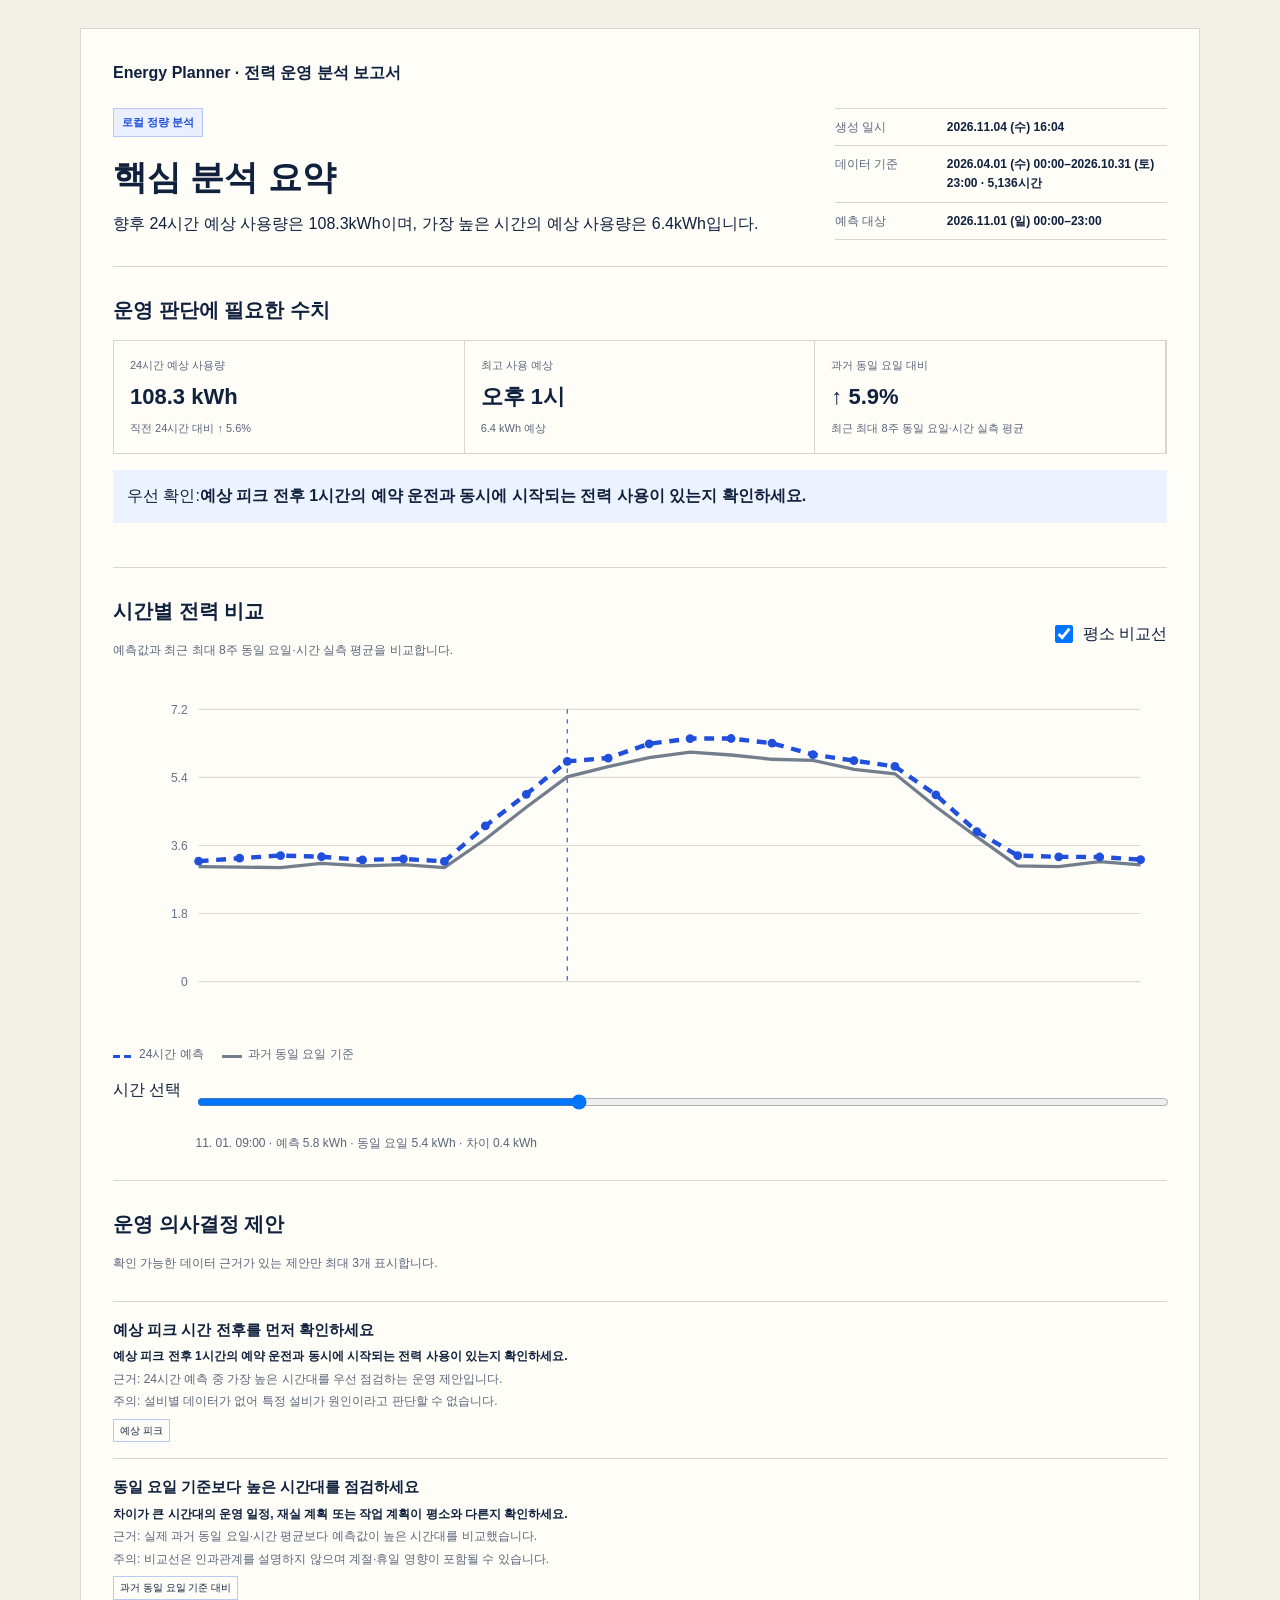
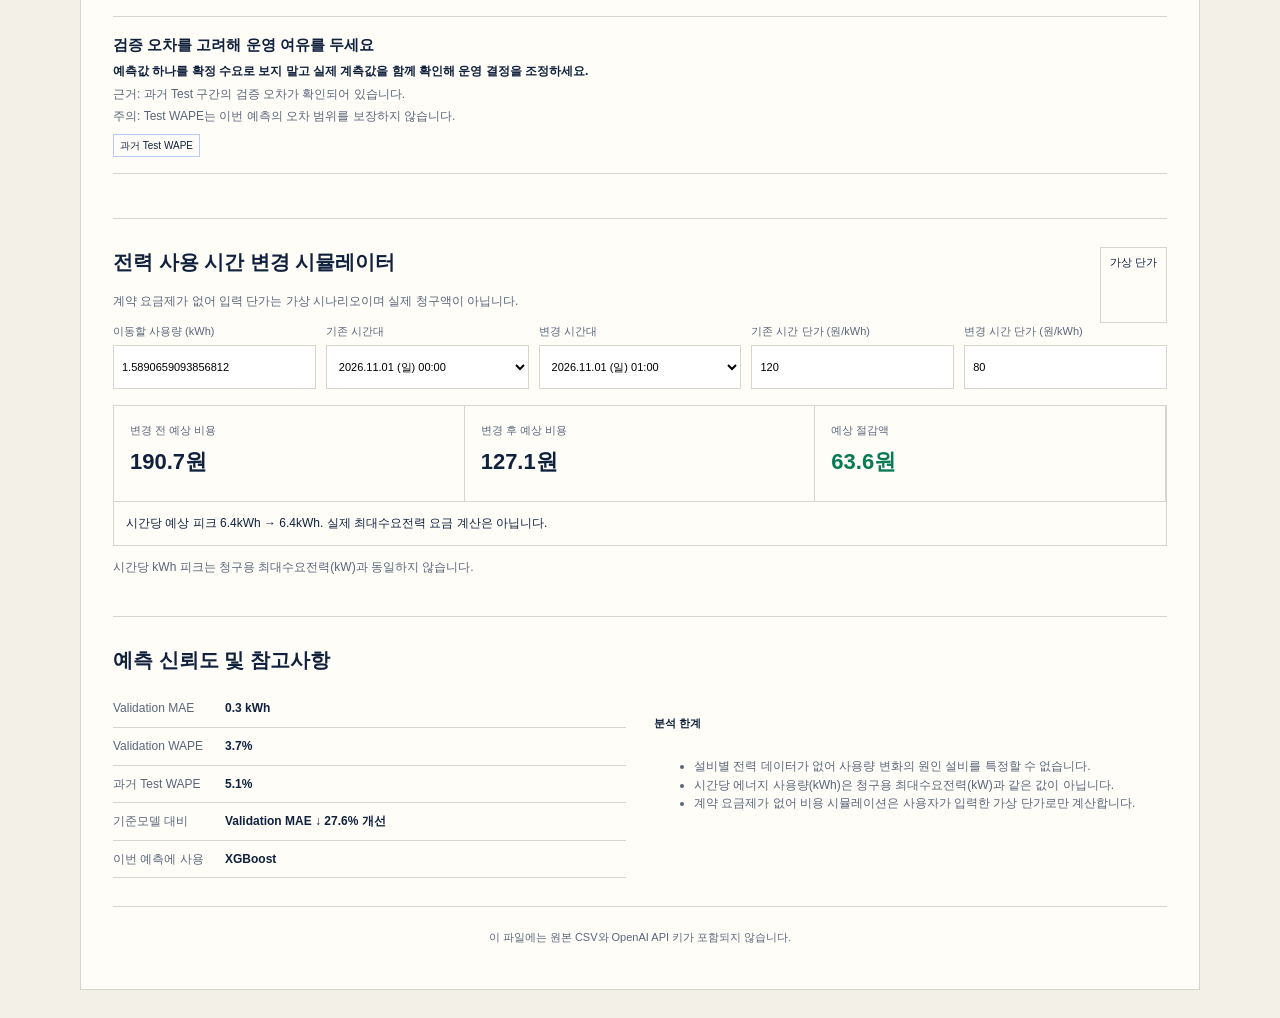
<file: analysis/ai_report_validation/standalone-report.html>
<!doctype html><html lang="ko"><head><meta charset="utf-8"><meta name="viewport" content="width=device-width,initial-scale=1"><meta name="theme-color" content="#f3f0e8"><title>Energy Planner 전력 운영 분석 보고서</title><style>
    :root{--ink:#10213d;--sub:#596579;--line:#d8d5cd;--bg:#f3f0e8;--paper:#fffdf8;--blue:#1f4fdb;--success:#087a55;--danger:#a93434}
    *{box-sizing:border-box}html{color-scheme:light}body{margin:0;background:var(--bg);color:var(--ink);font-family:Arial,"Malgun Gothic",sans-serif;line-height:1.55}main{width:min(1120px,calc(100% - 32px));margin:28px auto;background:var(--paper);border:1px solid var(--line);padding:32px}button,input,select{font:inherit}button,input,select{min-height:44px}.ai-report{display:block}.report-cover{display:grid;grid-template-columns:1.35fr .65fr;gap:32px;padding-bottom:26px;border-bottom:1px solid var(--line)}.report-badge{display:inline-block;border:1px solid #b9c9f5;background:#e9efff;color:var(--blue);padding:5px 8px;font-size:11px;font-weight:700}.report-cover h4{font-size:34px;margin:14px 0 8px}.report-cover p{margin:0}.report-meta{margin:0;border-top:1px solid var(--line)}.report-meta>div,.quality-grid dl>div{display:grid;grid-template-columns:100px 1fr;gap:12px;border-bottom:1px solid var(--line);padding:9px 0}.report-meta dt,.quality-grid dt{color:var(--sub);font-size:12px}.report-meta dd,.quality-grid dd{margin:0;font-size:12px;font-weight:700}.report-section{padding:28px 0;border-bottom:1px solid var(--line)}.report-section h5{margin:0 0 14px;font-size:20px}.report-section-heading{display:flex;justify-content:space-between;gap:16px}.report-section-heading p{color:var(--sub);font-size:12px}.report-metrics,.simulator-results{display:grid;grid-template-columns:repeat(3,1fr);border:1px solid var(--line)}.report-metrics>div,.simulator-results>div{padding:16px;border-right:1px solid var(--line)}.report-metrics span,.report-metrics small,.simulator-results span{display:block;color:var(--sub);font-size:11px}.report-metrics strong,.simulator-results strong{display:block;margin:6px 0;font-size:22px}.report-priority{padding:14px;background:#edf2ff}.chart-wrap{position:relative}.report-chart{display:block;width:100%;height:auto}.tooltip{position:absolute;top:8px;z-index:2;max-width:340px;background:var(--ink);color:#fff;padding:8px;font-size:11px}.chart-legend{display:flex;gap:18px;color:var(--sub);font-size:12px}.chart-legend i{display:inline-block;width:20px;height:3px;margin-right:6px}.chart-legend .forecast{background:repeating-linear-gradient(90deg,var(--blue) 0 7px,transparent 7px 11px)}.chart-legend .baseline{background:#737e8d}.forecast-scrubber{display:grid;grid-template-columns:auto 1fr;gap:8px 14px;margin-top:14px}.forecast-scrubber input{width:100%}.forecast-scrubber output{grid-column:2;color:var(--sub);font-size:12px}.recommendation-list{list-style:none;padding:0;border-top:1px solid var(--line)}.recommendation-list li{padding:16px 0;border-bottom:1px solid var(--line)}.recommendation-copy h6{font-size:15px;margin:0 0 6px}.recommendation-copy p{margin:4px 0;color:var(--sub);font-size:12px}.recommendation-action{color:var(--ink)!important;font-weight:700}.recommendation-evidence span{display:inline-block;border:1px solid #b9c9f5;padding:3px 6px;margin:4px 4px 0 0;font-size:10px}.simulator-grid{display:grid;grid-template-columns:repeat(5,1fr);gap:10px}.simulator-grid label{font-size:11px;color:var(--sub)}.simulator-grid input,.simulator-grid select{width:100%;margin-top:5px;border:1px solid var(--line);background:#fff;padding:8px}.simulator-results{margin-top:16px}.simulator-results p{grid-column:1/-1;margin:0;border-top:1px solid var(--line);padding:12px;font-size:12px}.simulator-saving strong{color:var(--success)}.inline-error{border-left:3px solid var(--danger);background:#fde8e5;color:var(--danger);padding:10px;margin-bottom:10px}.quality-grid{display:grid;grid-template-columns:1fr 1fr;gap:28px}.quality-grid dl{margin:0}.quality-grid ul{color:var(--sub);font-size:12px}.muted{color:var(--sub);font-size:12px}.status{border:1px solid var(--line);padding:6px 9px;font-size:11px}.report-privacy{display:none}.report-footer{margin-top:22px;color:var(--sub);font-size:11px;text-align:center}.series-toggle{display:flex;align-items:center;gap:7px}.series-toggle input{width:18px}.ai-footer-actions{display:none}
    @media(max-width:720px){main{width:100%;margin:0;border:0;padding:18px}.report-cover,.quality-grid{grid-template-columns:1fr}.report-metrics,.simulator-results,.simulator-grid{grid-template-columns:1fr}.report-metrics>div,.simulator-results>div{border-right:0;border-bottom:1px solid var(--line)}.report-section-heading{display:block}.forecast-scrubber{grid-template-columns:1fr}.forecast-scrubber output{grid-column:1}}
    @media print{@page{size:A4;margin:13mm}body{background:#fff}main{width:100%;margin:0;border:0;padding:0}.report-section{break-inside:avoid;padding:18px 0}.simulator-grid,.series-toggle,.forecast-scrubber{display:none}.report-chart{max-height:76mm}.recommendation-list li{break-inside:avoid}}
  </style></head><body><main><h1 style="font-size:16px;margin:0 0 22px">Energy Planner · 전력 운영 분석 보고서</h1><article id="ai-report" class="ai-report" aria-labelledby="report-summary-title">
            <header class="report-cover"><div><span id="report-source-badge" class="report-badge">로컬 정량 분석</span><h4 id="report-summary-title">핵심 분석 요약</h4><p id="report-summary">향후 24시간 예상 사용량은 108.3kWh이며, 가장 높은 시간의 예상 사용량은 6.4kWh입니다.</p></div><dl class="report-meta"><div><dt>생성 일시</dt><dd id="report-generated-at">2026.11.04 (수) 16:04</dd></div><div><dt>데이터 기준</dt><dd id="report-data-period">2026.04.01 (수) 00:00–2026.10.31 (토) 23:00 · 5,136시간</dd></div><div><dt>예측 대상</dt><dd id="report-forecast-period">2026.11.01 (일) 00:00–23:00</dd></div></dl></header>
            <section class="report-section" aria-labelledby="report-metrics-title"><h5 id="report-metrics-title">운영 판단에 필요한 수치</h5><div class="report-metrics"><div><span>24시간 예상 사용량</span><strong id="report-total">108.3 kWh</strong><small id="report-total-change">직전 24시간 대비 ↑ 5.6%</small></div><div><span>최고 사용 예상</span><strong id="report-peak">오후 1시</strong><small id="report-peak-value">6.4 kWh 예상</small></div><div><span>과거 동일 요일 대비</span><strong id="report-comparison">↑ 5.9%</strong><small id="report-comparison-basis">최근 최대 8주 동일 요일·시간 실측 평균</small></div></div><p class="report-priority"><span>우선 확인:</span><strong id="report-priority-action">예상 피크 전후 1시간의 예약 운전과 동시에 시작되는 전력 사용이 있는지 확인하세요.</strong></p></section>
            <section class="report-section" aria-labelledby="report-chart-title"><div class="report-section-heading"><div><h5 id="report-chart-title">시간별 전력 비교</h5><p id="report-chart-description">예측값과 최근 최대 8주 동일 요일·시간 실측 평균을 비교합니다.</p></div><label class="series-toggle" for="report-baseline-toggle"><input id="report-baseline-toggle" name="report_baseline_visible" type="checkbox" aria-controls="report-chart" checked=""> 평소 비교선</label></div><div class="chart-wrap report-chart-wrap"><svg id="report-chart" class="chart report-chart" viewBox="0 0 960 340" role="img" aria-label="24시간 예측과 과거 동일 요일 시간별 평균 비교 그래프"><g aria-hidden="true"><line x1="78" y1="34" x2="936" y2="34" stroke="#dedbd3"></line><text x="68" y="38" text-anchor="end" fill="#657184" font-size="11">7</text><line x1="78" y1="96" x2="936" y2="96" stroke="#dedbd3"></line><text x="68" y="100" text-anchor="end" fill="#657184" font-size="11">5</text><line x1="78" y1="158" x2="936" y2="158" stroke="#dedbd3"></line><text x="68" y="162" text-anchor="end" fill="#657184" font-size="11">4</text><line x1="78" y1="220" x2="936" y2="220" stroke="#dedbd3"></line><text x="68" y="224" text-anchor="end" fill="#657184" font-size="11">2</text><line x1="78" y1="282" x2="936" y2="282" stroke="#dedbd3"></line><text x="68" y="286" text-anchor="end" fill="#657184" font-size="11">0</text><text x="78" y="320" text-anchor="middle" fill="#657184" font-size="11">11.01 00시</text><text x="301.82608695652175" y="320" text-anchor="middle" fill="#657184" font-size="11">06시</text><text x="525.6521739130435" y="320" text-anchor="middle" fill="#657184" font-size="11">12시</text><text x="749.4782608695652" y="320" text-anchor="middle" fill="#657184" font-size="11">18시</text><text x="936" y="320" text-anchor="middle" fill="#657184" font-size="11">23시</text><text x="18" y="158" transform="rotate(-90 18 158)" text-anchor="middle" fill="#4f5c70" font-size="11" font-weight="700">사용량 (kWh)</text><polyline points="78,177.2255659398922 115.30434782608695,177.65710938921103 152.6086956521739,178.20948500433906 189.91304347826087,174.26086244307217 227.2173913043478,176.61708967635272 264.52173913043475,175.36129823883508 301.82608695652175,178.17927696288672 339.1304347826087,152.35140152115744 376.4347826086956,123.14454087126211 413.7391304347826,95.48260576992797 451.04347826086956,86.21736791305366 488.3478260869565,77.91015651366706 525.6521739130435,73.03803097085799 562.9565217391305,75.61002992879796 600.2608695652174,79.4896055381738 637.5652173913044,80.43900112667512 674.8695652173913,88.69874274663667 712.1739130434783,92.74662030124688 749.4782608695652,122.69573568397055 786.7826086956521,150.25841579196134 824.0869565217391,176.55235815895492 861.3913043478261,177.25577398134453 898.695652173913,172.6900442875518 936,175.6331706119059" fill="none" stroke="#737e8d" stroke-width="3" stroke-linecap="round" stroke-linejoin="round"></polyline><polyline points="78,172.27984260300985 115.30434782608695,169.62730004012604 152.6086956521739,167.17039279034134 189.91304347826087,168.2875668959034 227.2173913043478,171.2025478769482 264.52173913043475,170.20769522830156 301.82608695652175,172.52572017255272 339.1304347826087,140.250790978863 376.4347826086956,111.36983979627897 413.7391304347826,81.34758933551873 451.04347826086956,78.35817507711133 488.3478260869565,65.38220693630538 525.6521739130435,60.61357148640113 562.9565217391305,60.57142857142861 600.2608695652174,64.84900028944583 637.5652173913044,75.24539401995227 674.8695652173913,80.71294337535417 712.1739130434783,85.98018218802727 749.4782608695652,111.86095291439446 786.7826086956521,145.41723249920136 824.0869565217391,167.18128245372196 861.3913043478261,168.35339050743374 898.695652173913,168.51204376643682 936,170.84746912519032" fill="none" stroke="#1f4fdb" stroke-width="4" stroke-dasharray="9 7" stroke-linecap="round" stroke-linejoin="round"></polyline><circle data-report-index="0" cx="78" cy="172.27984260300985" r="3.5" fill="#1f4fdb"></circle><circle data-report-index="1" cx="115.30434782608695" cy="169.62730004012604" r="3.5" fill="#1f4fdb"></circle><circle data-report-index="2" cx="152.6086956521739" cy="167.17039279034134" r="3.5" fill="#1f4fdb"></circle><circle data-report-index="3" cx="189.91304347826087" cy="168.2875668959034" r="3.5" fill="#1f4fdb"></circle><circle data-report-index="4" cx="227.2173913043478" cy="171.2025478769482" r="3.5" fill="#1f4fdb"></circle><circle data-report-index="5" cx="264.52173913043475" cy="170.20769522830156" r="3.5" fill="#1f4fdb"></circle><circle data-report-index="6" cx="301.82608695652175" cy="172.52572017255272" r="3.5" fill="#1f4fdb"></circle><circle data-report-index="7" cx="339.1304347826087" cy="140.250790978863" r="3.5" fill="#1f4fdb"></circle><circle data-report-index="8" cx="376.4347826086956" cy="111.36983979627897" r="3.5" fill="#1f4fdb"></circle><circle data-report-index="9" cx="413.7391304347826" cy="81.34758933551873" r="3.5" fill="#1f4fdb"></circle><circle data-report-index="10" cx="451.04347826086956" cy="78.35817507711133" r="3.5" fill="#1f4fdb"></circle><circle data-report-index="11" cx="488.3478260869565" cy="65.38220693630538" r="3.5" fill="#1f4fdb"></circle><circle data-report-index="12" cx="525.6521739130435" cy="60.61357148640113" r="3.5" fill="#1f4fdb"></circle><circle data-report-index="13" cx="562.9565217391305" cy="60.57142857142861" r="3.5" fill="#1f4fdb"></circle><circle data-report-index="14" cx="600.2608695652174" cy="64.84900028944583" r="3.5" fill="#1f4fdb"></circle><circle data-report-index="15" cx="637.5652173913044" cy="75.24539401995227" r="3.5" fill="#1f4fdb"></circle><circle data-report-index="16" cx="674.8695652173913" cy="80.71294337535417" r="3.5" fill="#1f4fdb"></circle><circle data-report-index="17" cx="712.1739130434783" cy="85.98018218802727" r="3.5" fill="#1f4fdb"></circle><circle data-report-index="18" cx="749.4782608695652" cy="111.86095291439446" r="3.5" fill="#1f4fdb"></circle><circle data-report-index="19" cx="786.7826086956521" cy="145.41723249920136" r="3.5" fill="#1f4fdb"></circle><circle data-report-index="20" cx="824.0869565217391" cy="167.18128245372196" r="3.5" fill="#1f4fdb"></circle><circle data-report-index="21" cx="861.3913043478261" cy="168.35339050743374" r="3.5" fill="#1f4fdb"></circle><circle data-report-index="22" cx="898.695652173913" cy="168.51204376643682" r="3.5" fill="#1f4fdb"></circle><circle data-report-index="23" cx="936" cy="170.84746912519032" r="3.5" fill="#1f4fdb"></circle><line id="report-hover-guide" x1="413.7391304347826" x2="413.7391304347826" y1="34" y2="282" stroke="#1f4fdb" stroke-width="1.5" stroke-dasharray="4 5"></line><circle id="report-hover-point" cx="413.7391304347826" cy="81.34758933551873" r="6" fill="#fffdf8" stroke="#1f4fdb" stroke-width="3"></circle></g></svg><div id="report-chart-tooltip" class="tooltip forecast-tooltip" role="status" hidden="" style="left: 603.581px; top: 10px;">2026.11.01 (일) 12:00 · 예측 6.4 kWh · 동일 요일 6.1 kWh · 차이 +0.4 kWh</div></div><div class="chart-legend"><span><i class="forecast"></i>24시간 예측</span><span id="report-baseline-legend"><i class="baseline"></i>과거 동일 요일 기준</span></div><div class="forecast-scrubber"><label for="report-hour-slider">시간 선택</label><input id="report-hour-slider" name="report_hour" type="range" min="0" max="23" value="9" step="1" aria-controls="report-chart" aria-describedby="report-selected-value" aria-valuetext="2026.11.01 (일) 09:00, 예측 5.8 kWh"><output id="report-selected-value" for="report-hour-slider">2026.11.01 (일) 09:00 · 예측 5.8 kWh · 동일 요일 5.4 kWh · 차이 +0.4 kWh</output></div></section>
            <section class="report-section" aria-labelledby="report-recommendations-title"><div class="report-section-heading"><div><h5 id="report-recommendations-title">운영 의사결정 제안</h5><p>확인 가능한 데이터 근거가 있는 제안만 최대 3개 표시합니다.</p></div></div><ol id="report-recommendations" class="recommendation-list"><li><div class="recommendation-copy"><h6>예상 피크 시간 전후를 먼저 확인하세요</h6><p class="recommendation-action">예상 피크 전후 1시간의 예약 운전과 동시에 시작되는 전력 사용이 있는지 확인하세요.</p><p>근거: 24시간 예측 중 가장 높은 시간대를 우선 점검하는 운영 제안입니다.</p><p>주의: 설비별 데이터가 없어 특정 설비가 원인이라고 판단할 수 없습니다.</p><div class="recommendation-evidence"><span>예상 피크</span></div></div></li><li><div class="recommendation-copy"><h6>동일 요일 기준보다 높은 시간대를 점검하세요</h6><p class="recommendation-action">차이가 큰 시간대의 운영 일정, 재실 계획 또는 작업 계획이 평소와 다른지 확인하세요.</p><p>근거: 실제 과거 동일 요일·시간 평균보다 예측값이 높은 시간대를 비교했습니다.</p><p>주의: 비교선은 인과관계를 설명하지 않으며 계절·휴일 영향이 포함될 수 있습니다.</p><div class="recommendation-evidence"><span>과거 동일 요일 기준 대비</span></div></div></li><li><div class="recommendation-copy"><h6>검증 오차를 고려해 운영 여유를 두세요</h6><p class="recommendation-action">예측값 하나를 확정 수요로 보지 말고 실제 계측값을 함께 확인해 운영 결정을 조정하세요.</p><p>근거: 과거 Test 구간의 검증 오차가 확인되어 있습니다.</p><p>주의: Test WAPE는 이번 예측의 오차 범위를 보장하지 않습니다.</p><div class="recommendation-evidence"><span>과거 Test WAPE</span></div></div></li></ol></section>
            <section class="report-section simulator-section" aria-labelledby="simulator-title"><div class="report-section-heading"><div><h5 id="simulator-title">전력 사용 시간 변경 시뮬레이터</h5><p>계약 요금제가 없어 입력 단가는 가상 시나리오이며 실제 청구액이 아닙니다.</p></div><span class="status warning">가상 단가</span></div><div id="simulator-error" class="inline-error" role="alert" hidden=""></div><div class="simulator-grid"><label for="simulator-kwh">이동할 사용량 (kWh)<input id="simulator-kwh" name="simulator_kwh" type="number" min="0" step="0.1" inputmode="decimal" autocomplete="off" value="1.5890659093856812"></label><label for="simulator-from">기존 시간대<select id="simulator-from" name="simulator_from" autocomplete="off"><option value="0" selected="">2026.11.01 (일) 00:00</option><option value="1">2026.11.01 (일) 01:00</option><option value="2">2026.11.01 (일) 02:00</option><option value="3">2026.11.01 (일) 03:00</option><option value="4">2026.11.01 (일) 04:00</option><option value="5">2026.11.01 (일) 05:00</option><option value="6">2026.11.01 (일) 06:00</option><option value="7">2026.11.01 (일) 07:00</option><option value="8">2026.11.01 (일) 08:00</option><option value="9">2026.11.01 (일) 09:00</option><option value="10">2026.11.01 (일) 10:00</option><option value="11">2026.11.01 (일) 11:00</option><option value="12">2026.11.01 (일) 12:00</option><option value="13">2026.11.01 (일) 13:00</option><option value="14">2026.11.01 (일) 14:00</option><option value="15">2026.11.01 (일) 15:00</option><option value="16">2026.11.01 (일) 16:00</option><option value="17">2026.11.01 (일) 17:00</option><option value="18">2026.11.01 (일) 18:00</option><option value="19">2026.11.01 (일) 19:00</option><option value="20">2026.11.01 (일) 20:00</option><option value="21">2026.11.01 (일) 21:00</option><option value="22">2026.11.01 (일) 22:00</option><option value="23">2026.11.01 (일) 23:00</option></select></label><label for="simulator-to">변경 시간대<select id="simulator-to" name="simulator_to" autocomplete="off"><option value="0">2026.11.01 (일) 00:00</option><option value="1" selected="">2026.11.01 (일) 01:00</option><option value="2">2026.11.01 (일) 02:00</option><option value="3">2026.11.01 (일) 03:00</option><option value="4">2026.11.01 (일) 04:00</option><option value="5">2026.11.01 (일) 05:00</option><option value="6">2026.11.01 (일) 06:00</option><option value="7">2026.11.01 (일) 07:00</option><option value="8">2026.11.01 (일) 08:00</option><option value="9">2026.11.01 (일) 09:00</option><option value="10">2026.11.01 (일) 10:00</option><option value="11">2026.11.01 (일) 11:00</option><option value="12">2026.11.01 (일) 12:00</option><option value="13">2026.11.01 (일) 13:00</option><option value="14">2026.11.01 (일) 14:00</option><option value="15">2026.11.01 (일) 15:00</option><option value="16">2026.11.01 (일) 16:00</option><option value="17">2026.11.01 (일) 17:00</option><option value="18">2026.11.01 (일) 18:00</option><option value="19">2026.11.01 (일) 19:00</option><option value="20">2026.11.01 (일) 20:00</option><option value="21">2026.11.01 (일) 21:00</option><option value="22">2026.11.01 (일) 22:00</option><option value="23">2026.11.01 (일) 23:00</option></select></label><label for="simulator-from-rate">기존 시간 단가 (원/kWh)<input id="simulator-from-rate" name="simulator_from_rate" type="number" min="0" step="0.1" inputmode="decimal" autocomplete="off" placeholder="예: 120" value="120"></label><label for="simulator-to-rate">변경 시간 단가 (원/kWh)<input id="simulator-to-rate" name="simulator_to_rate" type="number" min="0" step="0.1" inputmode="decimal" autocomplete="off" placeholder="예: 80" value="80"></label></div><div class="simulator-results" aria-live="polite"><div><span>변경 전 예상 비용</span><strong id="simulator-before">191원</strong></div><div><span>변경 후 예상 비용</span><strong id="simulator-after">127원</strong></div><div class="simulator-saving"><span>예상 절감액</span><strong id="simulator-saving">↓ 64원</strong></div><p id="simulator-load-effect">시간당 예상 피크는 6.4kWh에서 6.4kWh로 변합니다. 실제 최대수요전력 요금 계산은 아닙니다.</p></div><p class="muted">시간당 kWh 피크는 청구용 최대수요전력(kW)과 동일하지 않습니다.</p></section>
            <section class="report-section report-quality" aria-labelledby="report-quality-title"><h5 id="report-quality-title">예측 신뢰도 및 참고사항</h5><div class="quality-grid"><dl><div><dt>Validation MAE</dt><dd id="report-validation-mae">0.3 kWh</dd></div><div><dt>Validation WAPE</dt><dd id="report-validation-wape">3.7%</dd></div><div><dt>과거 Test WAPE</dt><dd id="report-test-wape">5.1%</dd></div><div><dt>기준모델 대비</dt><dd id="report-baseline-performance">Validation MAE ↓ 27.6% 개선</dd></div><div><dt>이번 예측에 사용</dt><dd id="report-model">XGBoost</dd></div></dl><div><h6>분석 한계</h6><ul id="report-limitations"><li>설비별 전력 데이터가 없어 사용량 변화의 원인 설비를 특정할 수 없습니다.</li><li>시간당 에너지 사용량(kWh)은 청구용 최대수요전력(kW)과 같은 값이 아닙니다.</li><li>계약 요금제가 없어 비용 시뮬레이션은 사용자가 입력한 가상 단가로만 계산합니다.</li></ul></div></div></section>
          </article><p class="report-footer">이 파일에는 원본 CSV와 OpenAI API 키가 포함되지 않습니다.</p></main><script id="report-data" type="application/json">{"report":{"version":1,"source":"local_quantitative_analysis","summary":"향후 24시간 예상 사용량은 108.3kWh이며, 가장 높은 시간의 예상 사용량은 6.4kWh입니다.","evidence":[{"id":"forecast_total","label":"24시간 예상 사용량","value":108.32760429382324,"unit":"kWh","basis":"저장된 모델의 24개 시간별 예측값 합계"},{"id":"forecast_peak","label":"예상 피크","value":6.413855075836182,"unit":"kWh","timestamp":"2026-11-01T04:00:00+00:00","basis":"24개 예측값 중 최댓값"},{"id":"previous_24h_comparison","label":"직전 24시간 대비","value":5.570112943732943,"unit":"%","reference_value":102.612,"reference_unit":"kWh","basis":"업로드 데이터의 마지막 24시간 실측 합계와 비교"},{"id":"same_weekday_comparison","label":"과거 동일 요일 기준 대비","value":5.936355900264522,"unit":"%","reference_value":102.25725,"reference_unit":"kWh","basis":"최근 최대 8주 동일 요일·시간 실측 평균"},{"id":"test_wape","label":"과거 Test WAPE","value":5.05246696908712,"unit":"%","basis":"모델 선택에 사용하지 않은 시간순 Test 구간"},{"id":"validation_mae","label":"Validation MAE","value":0.2984058499336243,"unit":"kWh","basis":"시간순 Validation 구간의 선택 모델 평가"}],"peak_analysis":{"timestamp":"2026-11-01T04:00:00+00:00","kwh":6.413855075836182,"finding":"24개 시간별 예측값 중 가장 높은 시점입니다.","caution":"시간당 kWh 피크를 청구용 최대수요전력과 동일하게 해석하지 마세요."},"comparison":{"status":"available","finding":"과거 동일 요일·시간 평균보다 5.9% 높게 예측되었습니다.","method":"최근 최대 8주 동일 요일·시간 실측 평균","change_percent":5.936355900264522,"elevated_hours":[{"timestamp":"2026-11-01T04:00:00+00:00","forecast_kwh":6.413855075836182,"baseline_kwh":5.97825,"difference_kwh":0.4356050758361816,"difference_percent":7.2864981530745885},{"timestamp":"2026-11-01T05:00:00+00:00","forecast_kwh":6.289951801300049,"baseline_kwh":5.865875000000001,"difference_kwh":0.424076801300048,"difference_percent":7.229557419823094},{"timestamp":"2026-11-01T00:00:00+00:00","forecast_kwh":5.812057018280029,"baseline_kwh":5.4026250000000005,"difference_kwh":0.40943201828002884,"difference_percent":7.57839047277997}]},"recommendations":[{"priority":1,"title":"예상 피크 시간 전후를 먼저 확인하세요","action":"예상 피크 전후 1시간의 예약 운전과 동시에 시작되는 전력 사용이 있는지 확인하세요.","reason":"24시간 예측 중 가장 높은 시간대를 우선 점검하는 운영 제안입니다.","evidence_ids":["forecast_peak"],"caveat":"설비별 데이터가 없어 특정 설비가 원인이라고 판단할 수 없습니다."},{"priority":2,"title":"동일 요일 기준보다 높은 시간대를 점검하세요","action":"차이가 큰 시간대의 운영 일정, 재실 계획 또는 작업 계획이 평소와 다른지 확인하세요.","reason":"실제 과거 동일 요일·시간 평균보다 예측값이 높은 시간대를 비교했습니다.","evidence_ids":["same_weekday_comparison"],"caveat":"비교선은 인과관계를 설명하지 않으며 계절·휴일 영향이 포함될 수 있습니다."},{"priority":3,"title":"검증 오차를 고려해 운영 여유를 두세요","action":"예측값 하나를 확정 수요로 보지 말고 실제 계측값을 함께 확인해 운영 결정을 조정하세요.","reason":"과거 Test 구간의 검증 오차가 확인되어 있습니다.","evidence_ids":["test_wape"],"caveat":"Test WAPE는 이번 예측의 오차 범위를 보장하지 않습니다."}],"limitations":["설비별 전력 데이터가 없어 사용량 변화의 원인 설비를 특정할 수 없습니다.","시간당 에너지 사용량(kWh)은 청구용 최대수요전력(kW)과 같은 값이 아닙니다.","계약 요금제가 없어 비용 시뮬레이션은 사용자가 입력한 가상 단가로만 계산합니다."],"model_quality":{"selected_model":"xgboost","validation":{"mae":0.2984058499336243,"wape":0.036959879058113626},"test":{"mae":0.37637342181470657,"wape":0.0505246696908712},"baseline_validation":{"last_24h":{"mae":1.611320824204551,"wape":0.19957458206555628},"last_168h":{"mae":0.4122972036149767,"wape":0.05106620659413193}},"mae_improvement_vs_best_baseline_percent":27.623605661829743,"note":"Validation으로 모델을 선택하고 Test는 독립적인 최종 평가에만 사용했습니다."},"quantitative":{"total_kwh":108.32760429382324,"average_hourly_kwh":4.513650178909302,"peak_kwh":6.413855075836182,"peak_timestamp":"2026-11-01T04:00:00+00:00","previous_24h_total_kwh":102.612,"previous_24h_change_percent":5.570112943732943,"same_weekday_total_kwh":102.25725,"same_weekday_change_percent":5.936355900264522},"chart":{"timestamps":["2026-10-31T15:00:00+00:00","2026-10-31T16:00:00+00:00","2026-10-31T17:00:00+00:00","2026-10-31T18:00:00+00:00","2026-10-31T19:00:00+00:00","2026-10-31T20:00:00+00:00","2026-10-31T21:00:00+00:00","2026-10-31T22:00:00+00:00","2026-10-31T23:00:00+00:00","2026-11-01T00:00:00+00:00","2026-11-01T01:00:00+00:00","2026-11-01T02:00:00+00:00","2026-11-01T03:00:00+00:00","2026-11-01T04:00:00+00:00","2026-11-01T05:00:00+00:00","2026-11-01T06:00:00+00:00","2026-11-01T07:00:00+00:00","2026-11-01T08:00:00+00:00","2026-11-01T09:00:00+00:00","2026-11-01T10:00:00+00:00","2026-11-01T11:00:00+00:00","2026-11-01T12:00:00+00:00","2026-11-01T13:00:00+00:00","2026-11-01T14:00:00+00:00"],"forecast_kwh":[3.1781318187713623,3.254964828491211,3.3261311054229736,3.293771266937256,3.209336519241333,3.2381532192230225,3.1710097789764404,4.105878829956055,4.94243860244751,5.812057018280029,5.898647785186768,6.27450704574585,6.412634372711182,6.413855075836182,6.289951801300049,5.98881196975708,5.830440044403076,5.677870273590088,4.928213119506836,3.956228733062744,3.3258156776428223,3.2918646335601807,3.287269115447998,3.2196216583251953],"same_weekday_baseline_kwh":[3.0348750000000004,3.022375,3.0063750000000002,3.12075,3.0525,3.088875,3.00725,3.755375,4.601375,5.4026250000000005,5.671,5.911625,6.05275,5.97825,5.865875000000001,5.838375,5.599125000000001,5.4818750000000005,4.614375,3.816,3.054375,3.034,3.16625,3.081],"baseline_status":"available","baseline_method":"최근 최대 8주 동일 요일·시간 실측 평균","baseline_sample_counts":[8,8,8,8,8,8,8,8,8,8,8,8,8,8,8,8,8,8,8,8,8,8,8,8]},"metadata":{"generated_at_utc":"2026-11-04T07:04:46.726277+00:00","data_start":"2026-04-01T00:00:00+09:00","data_end":"2026-10-31T23:00:00+09:00","data_rows":5136,"forecast_start":"2026-10-31T15:00:00+00:00","forecast_end":"2026-11-01T14:00:00+00:00","building_timezone":"Asia/Seoul","run_id":"20261104T061212Z_d06b5d0d","model_kind":"xgboost","analysis_basis":"로컬 Python 정량 계산 + 선택형 OpenAI 문장 분석"}},"simulator":{"amount":1.5890659093856812,"fromIndex":0,"toIndex":1,"fromRate":120,"toRate":80,"beforeCost":190.68790912628174,"afterCost":127.12527275085449,"saving":63.562636375427246,"beforePeak":6.413855075836182,"afterPeak":6.413855075836182}}</script><script>
    const payload=JSON.parse(document.getElementById('report-data').textContent);const report=payload.report;const $=id=>document.getElementById(id);const nf=new Intl.NumberFormat('ko-KR',{maximumFractionDigits:1});
    const timeZone=report.metadata.building_timezone||'UTC';const formatTime=v=>new Intl.DateTimeFormat('ko-KR',{timeZone,month:'2-digit',day:'2-digit',hour:'2-digit',minute:'2-digit',hourCycle:'h23'}).format(new Date(v));
    function draw(){const svg=$('report-chart'),f=report.chart.forecast_kwh.map(Number),b=(report.chart.same_weekday_baseline_kwh||[]).map(Number),show=$('report-baseline-toggle').checked&&b.length===24,w=960,h=340,l=78,r=24,t=34,bt=58,pw=w-l-r,ph=h-t-bt,max=Math.max(...f,...(show?b:[]),1)*1.12,p=(v,i)=>[l+i*pw/23,t+ph-v/max*ph],pts=s=>s.map((v,i)=>p(v,i).join(',')).join(' ');let grid='';for(let i=0;i<5;i++){const y=t+i*ph/4;grid+='<line x1="'+l+'" y1="'+y+'" x2="'+(w-r)+'" y2="'+y+'" stroke="#dedbd3"/><text x="'+(l-10)+'" y="'+(y+4)+'" text-anchor="end" fill="#657184" font-size="11">'+nf.format(max*(1-i/4))+'</text>'}const base=show?'<polyline points="'+pts(b)+'" fill="none" stroke="#737e8d" stroke-width="3"/>':'';const dots=f.map((v,i)=>{const q=p(v,i);return '<circle data-i="'+i+'" cx="'+q[0]+'" cy="'+q[1]+'" r="4" fill="#1f4fdb"/>'}).join('');svg.innerHTML='<g aria-hidden="true">'+grid+base+'<polyline points="'+pts(f)+'" fill="none" stroke="#1f4fdb" stroke-width="4" stroke-dasharray="9 7"/>'+dots+'<line id="guide" x1="'+l+'" x2="'+l+'" y1="'+t+'" y2="'+(t+ph)+'" stroke="#1f4fdb" stroke-dasharray="4 5"/></g>';$('report-baseline-legend').hidden=!show;const pick=e=>{const rect=svg.getBoundingClientRect(),x=(e.clientX-rect.left)/rect.width*w,i=Math.round((Math.max(l,Math.min(w-r,x))-l)/pw*23);select(i,true)};svg.onpointermove=pick;svg.onclick=pick;svg.onpointerleave=()=>{$('report-chart-tooltip').hidden=true};select(Number($('report-hour-slider').value)||0,false)}
    function select(i,tip){const f=report.chart.forecast_kwh.map(Number),b=(report.chart.same_weekday_baseline_kwh||[]).map(Number),show=$('report-baseline-toggle').checked&&b.length===24;i=Math.max(0,Math.min(23,i));$('report-hour-slider').value=String(i);let text=formatTime(report.chart.timestamps[i])+' · 예측 '+nf.format(f[i])+' kWh';if(show)text+=' · 동일 요일 '+nf.format(b[i])+' kWh · 차이 '+nf.format(f[i]-b[i])+' kWh';$('report-selected-value').textContent=text;const point=document.querySelector('[data-i="'+i+'"]'),guide=$('guide');if(point&&guide){guide.setAttribute('x1',point.getAttribute('cx'));guide.setAttribute('x2',point.getAttribute('cx'))}const tt=$('report-chart-tooltip');tt.textContent=text;tt.hidden=!tip}
    function simulate(){const a=Number($('simulator-kwh').value),fi=Number($('simulator-from').value),ti=Number($('simulator-to').value),fr=$('simulator-from-rate').value,tr=$('simulator-to-rate').value,f=report.chart.forecast_kwh.map(Number),error=$('simulator-error');error.hidden=true;if(fi===ti){error.textContent='기존 시간대와 변경 시간대를 다르게 선택해 주세요.';error.hidden=false}else if(!Number.isFinite(a)||a<0||a>f[fi]){error.textContent='이동할 사용량을 기존 시간의 예상 사용량 이하로 입력해 주세요.';error.hidden=false}if(error.hidden&&fr!==''&&tr!==''){const before=a*Number(fr),after=a*Number(tr),adj=[...f];adj[fi]-=a;adj[ti]+=a;$('simulator-before').textContent=nf.format(before)+'원';$('simulator-after').textContent=nf.format(after)+'원';$('simulator-saving').textContent=nf.format(before-after)+'원';$('simulator-load-effect').textContent='시간당 예상 피크 '+nf.format(Math.max(...f))+'kWh → '+nf.format(Math.max(...adj))+'kWh. 실제 최대수요전력 요금 계산은 아닙니다.'}}
    $('report-baseline-toggle').addEventListener('change',draw);$('report-hour-slider').addEventListener('input',e=>select(Number(e.target.value),false));['simulator-kwh','simulator-from','simulator-to','simulator-from-rate','simulator-to-rate'].forEach(id=>$(id).addEventListener('input',simulate));draw();simulate();
  </script></body></html>
</file>
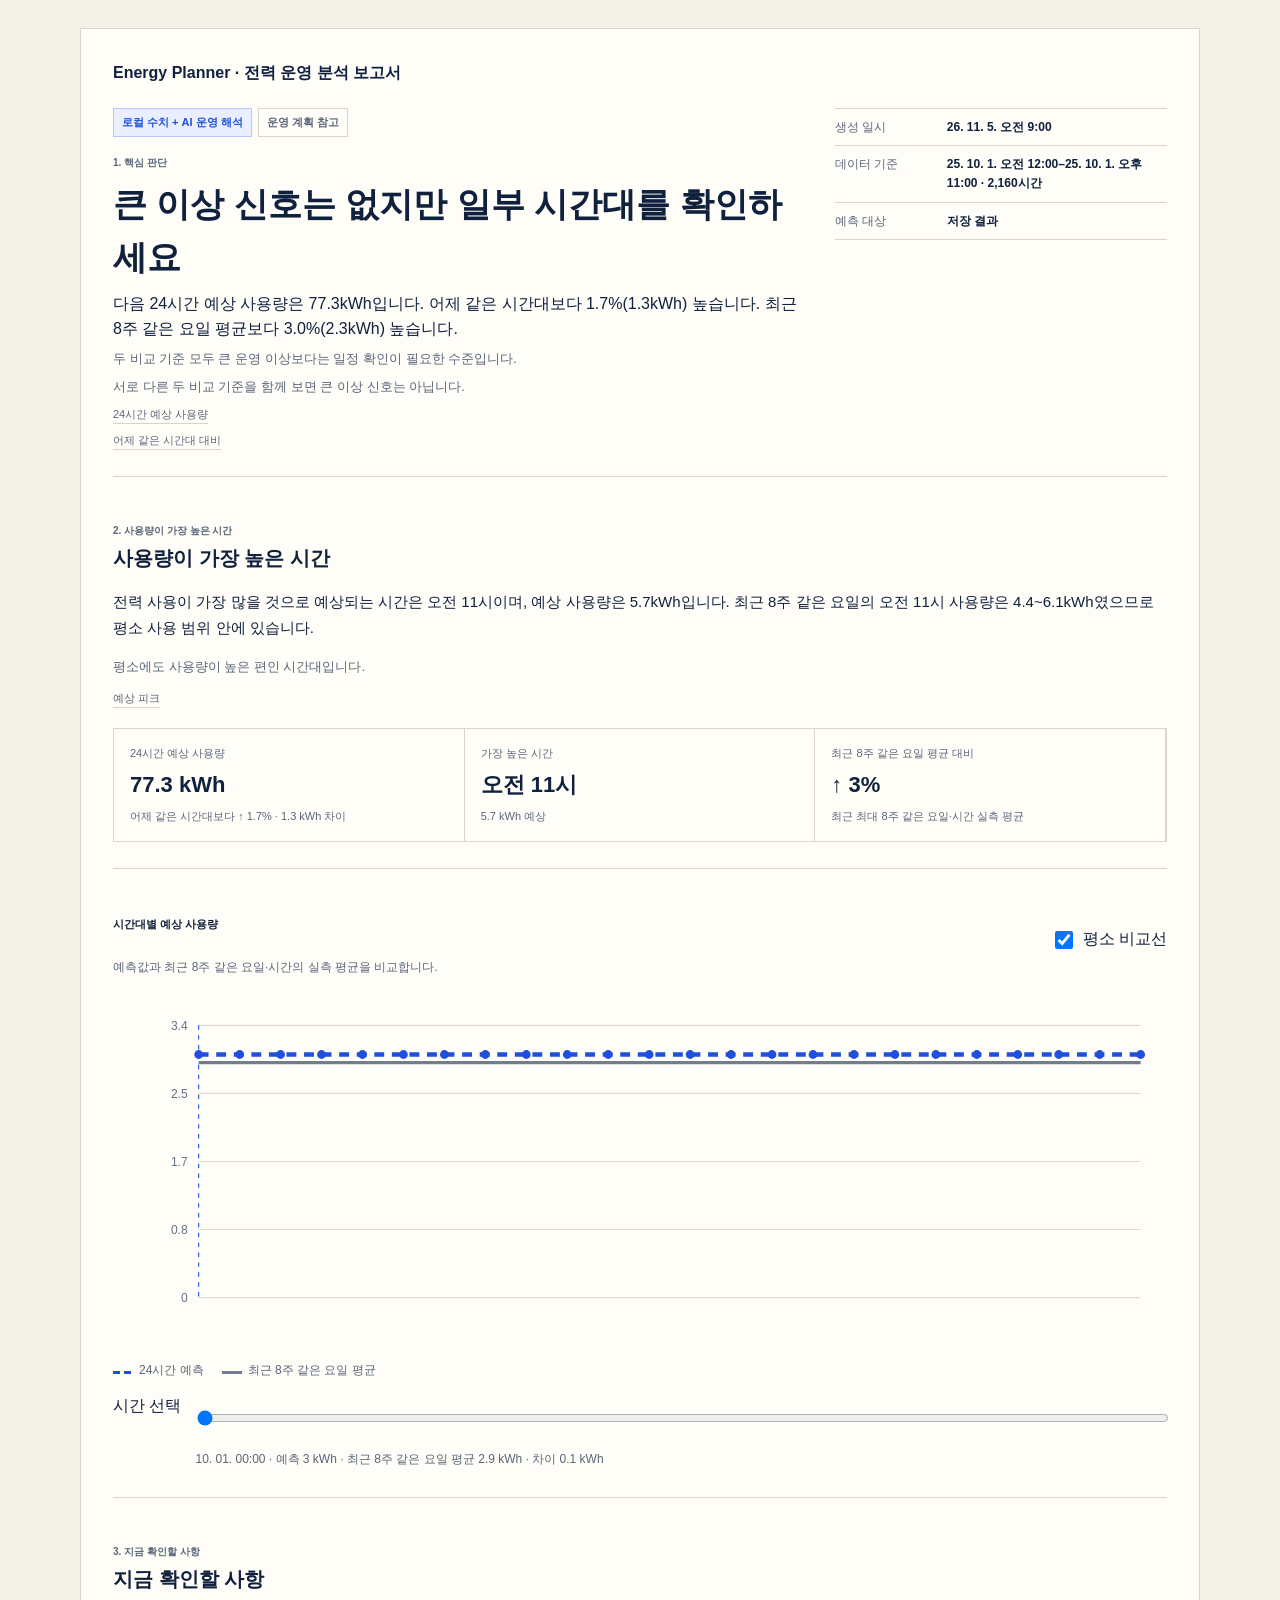
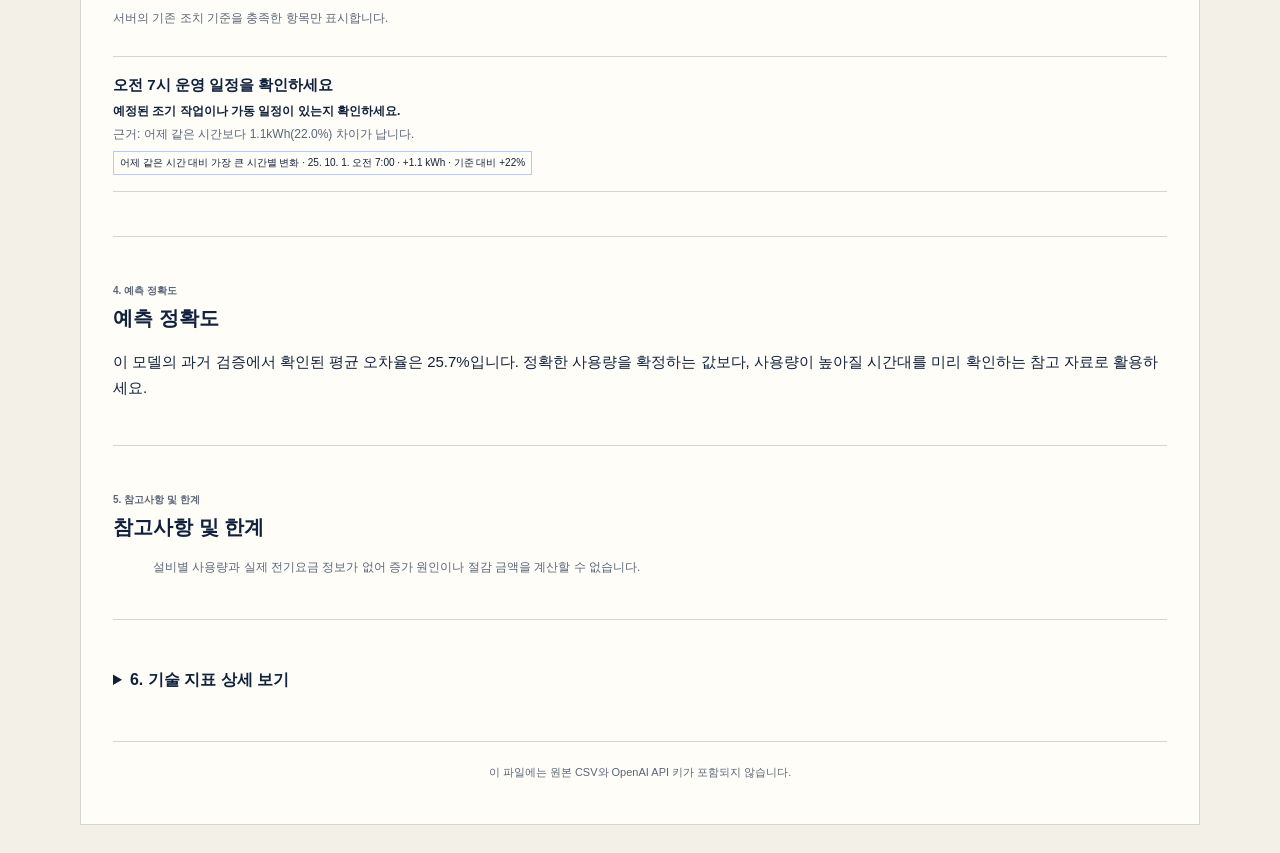
<file: analysis/business_report_validation/standalone-report.html>
<!doctype html><html lang="ko"><head><meta charset="utf-8"><meta name="viewport" content="width=device-width,initial-scale=1"><meta name="theme-color" content="#f3f0e8"><title>Energy Planner 전력 운영 분석 보고서</title><style>
    [hidden]{display:none!important}.observation-evidence{display:flex;flex-wrap:wrap;gap:6px;margin-top:8px}.observation-evidence span{font-size:11px;color:var(--sub);border-bottom:1px solid var(--line)}
    :root{--ink:#10213d;--sub:#596579;--line:#d8d5cd;--bg:#f3f0e8;--paper:#fffdf8;--blue:#1f4fdb;--success:#087a55;--danger:#a93434}
    *{box-sizing:border-box}html{color-scheme:light}body{margin:0;background:var(--bg);color:var(--ink);font-family:Arial,"Malgun Gothic",sans-serif;line-height:1.55}main{width:min(1120px,calc(100% - 32px));margin:28px auto;background:var(--paper);border:1px solid var(--line);padding:32px}button,input,select{font:inherit}button,input,select{min-height:44px}.ai-report{display:block}.report-cover{display:grid;grid-template-columns:1.35fr .65fr;gap:32px;padding-bottom:26px;border-bottom:1px solid var(--line)}.report-badge,.report-purpose{display:inline-block;border:1px solid #b9c9f5;color:var(--blue);padding:5px 8px;font-size:11px;font-weight:700}.report-badge{background:#e9efff}.report-purpose{margin-left:6px;border-color:var(--line);color:var(--sub)}.report-kicker{margin:18px 0 5px!important;color:var(--sub)!important;font-size:10px!important;font-weight:700}.report-cover h4{font-size:34px;margin:8px 0}.report-cover p{margin:0}.report-supporting-copy{margin-top:8px!important;color:var(--sub);font-size:13px}.report-main-copy{font-size:15px;line-height:1.75}.report-meta{margin:0;border-top:1px solid var(--line)}.report-meta>div,.quality-grid dl>div{display:grid;grid-template-columns:100px 1fr;gap:12px;border-bottom:1px solid var(--line);padding:9px 0}.report-meta dt,.quality-grid dt{color:var(--sub);font-size:12px}.report-meta dd,.quality-grid dd{margin:0;font-size:12px;font-weight:700}.report-section{padding:28px 0;border-bottom:1px solid var(--line)}.report-section h5{margin:0 0 14px;font-size:20px}.report-section-heading{display:flex;justify-content:space-between;gap:16px}.report-section-heading p{color:var(--sub);font-size:12px}.report-chart-block{margin-top:26px;border-top:1px solid var(--line);padding-top:22px}.report-metrics,.simulator-results{display:grid;grid-template-columns:repeat(3,1fr);border:1px solid var(--line);margin-top:20px}.report-metrics>div,.simulator-results>div{padding:16px;border-right:1px solid var(--line)}.report-metrics span,.report-metrics small,.simulator-results span{display:block;color:var(--sub);font-size:11px}.report-metrics strong,.simulator-results strong{display:block;margin:6px 0;font-size:22px}.chart-wrap{position:relative}.report-chart{display:block;width:100%;height:auto}.tooltip{position:absolute;top:8px;z-index:2;max-width:340px;background:var(--ink);color:#fff;padding:8px;font-size:11px}.chart-legend{display:flex;gap:18px;color:var(--sub);font-size:12px}.chart-legend i{display:inline-block;width:20px;height:3px;margin-right:6px}.chart-legend .forecast{background:repeating-linear-gradient(90deg,var(--blue) 0 7px,transparent 7px 11px)}.chart-legend .baseline{background:#737e8d}.forecast-scrubber{display:grid;grid-template-columns:auto 1fr;gap:8px 14px;margin-top:14px}.forecast-scrubber input{width:100%}.forecast-scrubber output{grid-column:2;color:var(--sub);font-size:12px}.recommendation-list{list-style:none;padding:0;border-top:1px solid var(--line)}.recommendation-list li{padding:16px 0;border-bottom:1px solid var(--line)}.recommendation-copy h6{font-size:15px;margin:0 0 6px}.recommendation-copy p{margin:4px 0;color:var(--sub);font-size:12px}.recommendation-action{color:var(--ink)!important;font-weight:700}.recommendation-evidence span{display:inline-block;border:1px solid #b9c9f5;padding:3px 6px;margin:4px 4px 0 0;font-size:10px}.quality-grid{display:grid;grid-template-columns:1fr;gap:18px}.quality-grid dl{margin:0}.report-limitations{color:var(--sub);font-size:12px;line-height:1.8}.report-technical>summary{cursor:pointer;padding:20px 0;font-weight:700}.report-technical .quality-grid{padding:18px 0}.muted{color:var(--sub);font-size:12px}.report-footer{margin-top:22px;color:var(--sub);font-size:11px;text-align:center}.series-toggle{display:flex;align-items:center;gap:7px}.series-toggle input{width:18px}
    @media(max-width:720px){main{width:100%;margin:0;border:0;padding:18px}.report-cover,.quality-grid{grid-template-columns:1fr}.report-metrics,.simulator-results,.simulator-grid{grid-template-columns:1fr}.report-metrics>div,.simulator-results>div{border-right:0;border-bottom:1px solid var(--line)}.report-section-heading{display:block}.forecast-scrubber{grid-template-columns:1fr}.forecast-scrubber output{grid-column:1}}
    @media print{@page{size:A4;margin:13mm}body{background:#fff}main{width:100%;margin:0;border:0;padding:0}.report-section{break-inside:avoid;padding:18px 0}.series-toggle,.forecast-scrubber{display:none}.report-chart{max-height:76mm}.recommendation-list li{break-inside:avoid}.report-technical>*{display:block!important}.report-technical>summary{list-style:none}}
  </style></head><body><main><h1 style="font-size:16px;margin:0 0 22px">Energy Planner · 전력 운영 분석 보고서</h1><article id="ai-report" class="ai-report" aria-labelledby="report-summary-title">
            <header class="report-cover"><div><span id="report-source-badge" class="report-badge">로컬 수치 + AI 운영 해석</span><span id="report-purpose-badge" class="report-purpose">운영 계획 참고</span><p class="report-kicker">1. 핵심 판단</p><h4 id="report-summary-title">큰 이상 신호는 없지만 일부 시간대를 확인하세요</h4><p id="report-summary">다음 24시간 예상 사용량은 77.3kWh입니다. 어제 같은 시간대보다 1.7%(1.3kWh) 높습니다. 최근 8주 같은 요일 평균보다 3.0%(2.3kWh) 높습니다.</p><p id="report-summary-interpretation" class="report-supporting-copy">두 비교 기준 모두 큰 운영 이상보다는 일정 확인이 필요한 수준입니다.</p><p id="report-comparison-observation" class="report-supporting-copy">서로 다른 두 비교 기준을 함께 보면 큰 이상 신호는 아닙니다.</p><p id="report-comparison-facts" hidden="">어제 같은 시간대와 최근 8주 같은 요일 평균을 함께 확인했습니다.</p><div id="report-summary-evidence" class="observation-evidence"><span>24시간 예상 사용량</span></div><div id="report-comparison-evidence" class="observation-evidence"><span>어제 같은 시간대 대비</span></div></div><dl class="report-meta"><div><dt>생성 일시</dt><dd id="report-generated-at">26. 11. 5. 오전 9:00</dd></div><div><dt>데이터 기준</dt><dd id="report-data-period">25. 10. 1. 오전 12:00–25. 10. 1. 오후 11:00 · 2,160시간</dd></div><div><dt>예측 대상</dt><dd id="report-forecast-period">저장 결과</dd></div></dl></header>
            <section class="report-section" aria-labelledby="report-peak-title"><p class="report-kicker">2. 사용량이 가장 높은 시간</p><h5 id="report-peak-title">사용량이 가장 높은 시간</h5><p id="report-peak-facts" class="report-main-copy">전력 사용이 가장 많을 것으로 예상되는 시간은 오전 11시이며, 예상 사용량은 5.7kWh입니다. 최근 8주 같은 요일의 오전 11시 사용량은 4.4~6.1kWh였으므로 평소 사용 범위 안에 있습니다.</p><p id="report-peak-observation" class="report-supporting-copy">평소에도 사용량이 높은 편인 시간대입니다.</p><div id="report-peak-evidence" class="observation-evidence"><span>예상 피크</span></div><div class="report-metrics" aria-label="주요 예측 수치"><div><span>24시간 예상 사용량</span><strong id="report-total">77.3 kWh</strong><small id="report-total-change">어제 같은 시간대보다 ↑ 1.7% · 1.3 kWh 차이</small></div><div><span>가장 높은 시간</span><strong id="report-peak">오전 11시</strong><small id="report-peak-value">5.7 kWh 예상</small></div><div><span>최근 8주 같은 요일 평균 대비</span><strong id="report-comparison">↑ 3%</strong><small id="report-comparison-basis">최근 최대 8주 같은 요일·시간 실측 평균</small></div></div><div class="report-chart-block"><div class="report-section-heading"><div><h6 id="report-chart-title">시간대별 예상 사용량</h6><p id="report-chart-description">예측값과 최근 8주 같은 요일·시간의 실측 평균을 비교합니다.</p></div><label class="series-toggle" for="report-baseline-toggle"><input id="report-baseline-toggle" name="report_baseline_visible" type="checkbox" aria-controls="report-chart" checked=""> 평소 비교선</label></div><div class="chart-wrap report-chart-wrap"><svg id="report-chart" class="chart report-chart" viewBox="0 0 960 340" role="img" aria-label="시간별 예측과 최근 8주 같은 요일 평균 비교 그래프"></svg><div id="report-chart-tooltip" class="tooltip forecast-tooltip" role="status" hidden=""></div></div><div class="chart-legend"><span><i class="forecast"></i>24시간 예측</span><span id="report-baseline-legend"><i class="baseline"></i>최근 8주 같은 요일 평균</span></div><div class="forecast-scrubber"><label for="report-hour-slider">시간 선택</label><input id="report-hour-slider" name="report_hour" type="range" min="0" max="23" value="0" step="1" aria-controls="report-chart" aria-describedby="report-selected-value"><output id="report-selected-value" for="report-hour-slider">예측 결과를 선택해 확인하세요.</output></div></div></section>
            <section id="report-actions-section" class="report-section" aria-labelledby="report-recommendations-title"><p class="report-kicker">3. 지금 확인할 사항</p><div class="report-section-heading"><div><h5 id="report-recommendations-title">지금 확인할 사항</h5><p>서버의 기존 조치 기준을 충족한 항목만 표시합니다.</p></div></div><p id="report-no-action" class="report-main-copy" hidden=""></p><ol id="report-recommendations" class="recommendation-list"><li><div class="recommendation-copy"><h6>오전 7시 운영 일정을 확인하세요</h6><p class="recommendation-action">예정된 조기 작업이나 가동 일정이 있는지 확인하세요.</p><p>근거: 어제 같은 시간보다 1.1kWh(22.0%) 차이가 납니다.</p><div class="recommendation-evidence"><span>어제 같은 시간 대비 가장 큰 시간별 변화 · 25. 10. 1. 오전 7:00 · +1.1 kWh · 기준 대비 +22%</span></div></div></li></ol></section>
            <section class="report-section" aria-labelledby="report-accuracy-title"><p class="report-kicker">4. 예측 정확도</p><h5 id="report-accuracy-title">예측 정확도</h5><p id="report-accuracy-summary" class="report-main-copy">이 모델의 과거 검증에서 확인된 평균 오차율은 25.7%입니다. 정확한 사용량을 확정하는 값보다, 사용량이 높아질 시간대를 미리 확인하는 참고 자료로 활용하세요.</p></section>
            <section class="report-section" aria-labelledby="report-limitations-title"><p class="report-kicker">5. 참고사항 및 한계</p><h5 id="report-limitations-title">참고사항 및 한계</h5><ul id="report-limitations" class="report-limitations">설비별 사용량과 실제 전기요금 정보가 없어 증가 원인이나 절감 금액을 계산할 수 없습니다.</ul></section>
            <details class="report-section report-technical"><summary id="report-quality-title">6. 기술 지표 상세 보기</summary><div class="quality-grid"><dl><div><dt>Validation MAE</dt><dd id="report-validation-mae">0.4 kWh</dd></div><div><dt>Validation WAPE</dt><dd id="report-validation-wape">20%</dd></div><div><dt>Test MAE</dt><dd id="report-test-mae">0.5 kWh</dd></div><div><dt>Test WAPE</dt><dd id="report-test-wape">25.7%</dd></div><div><dt>기준모델별 Validation</dt><dd id="report-baseline-models">last_24h: MAE 0.7 kWh, WAPE 30%</dd></div><div><dt>기존 예측 방식보다 정확도 개선</dt><dd id="report-baseline-performance">42.9%</dd></div><div><dt>이번 예측에 사용</dt><dd id="report-model">xgboost</dd></div></dl><p id="report-technical-note" class="muted">Validation으로 모델을 선택하고 Test는 독립적인 최종 평가에만 사용했습니다.</p></div></details>
          </article><p class="report-footer">이 파일에는 원본 CSV와 OpenAI API 키가 포함되지 않습니다.</p></main><script id="report-data" type="application/json">{"report":{"source":"local_quantitative_analysis","summary":"다음 24시간 예상 사용량은 77.3kWh입니다. 어제 같은 시간대보다 1.7%(1.3kWh) 높습니다. 최근 8주 같은 요일 평균보다 3.0%(2.3kWh) 높습니다.","summary_ai_interpretation":"두 비교 기준 모두 큰 운영 이상보다는 일정 확인이 필요한 수준입니다.","decision":{"title":"큰 이상 신호는 없지만 일부 시간대를 확인하세요","tone":"calm_attention"},"observation_evidence_ids":{"summary":["forecast_total"],"comparison":["previous_24h_comparison"],"peak_analysis":["forecast_peak"]},"evidence":[{"id":"forecast_total","label":"24시간 예상 사용량","value":77.3,"unit":"kWh"},{"id":"forecast_peak","label":"예상 피크","value":5.7,"unit":"kWh","timestamp":"2025-10-01T11:00:00+09:00"},{"id":"previous_24h_comparison","label":"어제 같은 시간대 대비","value":1.7,"unit":"%"},{"id":"previous_24h_largest_change","label":"어제 같은 시간 대비 가장 큰 시간별 변화","value":1.1,"relative_percent":22,"unit":"kWh","timestamp":"2025-10-01T07:00:00+09:00"}],"comparison":{"observation":"어제 같은 시간대와 최근 8주 같은 요일 평균을 함께 확인했습니다.","ai_interpretation":"서로 다른 두 비교 기준을 함께 보면 큰 이상 신호는 아닙니다."},"peak_analysis":{"observation":"전력 사용이 가장 많을 것으로 예상되는 시간은 오전 11시이며, 예상 사용량은 5.7kWh입니다. 최근 8주 같은 요일의 오전 11시 사용량은 4.4~6.1kWh였으므로 평소 사용 범위 안에 있습니다.","ai_interpretation":"평소에도 사용량이 높은 편인 시간대입니다."},"recommendations":[{"title":"오전 7시 운영 일정을 확인하세요","action":"예정된 조기 작업이나 가동 일정이 있는지 확인하세요.","reason":"어제 같은 시간보다 1.1kWh(22.0%) 차이가 납니다.","evidence_ids":["previous_24h_largest_change"],"caveat":"원인 설비는 알 수 없습니다.","priority":1}],"no_action_reason":"","limitations":["설비별 사용량과 실제 전기요금 정보가 없어 증가 원인이나 절감 금액을 계산할 수 없습니다."],"model_quality":{"selected_model":"xgboost","validation":{"mae":0.4,"wape":0.2},"test":{"mae":0.5,"wape":0.257},"baseline_validation":{"last_24h":{"mae":0.7,"wape":0.3}},"mae_improvement_vs_best_baseline_percent":42.9,"business_summary":"이 모델의 과거 검증에서 확인된 평균 오차율은 25.7%입니다. 정확한 사용량을 확정하는 값보다, 사용량이 높아질 시간대를 미리 확인하는 참고 자료로 활용하세요.","note":"Validation으로 모델을 선택하고 Test는 독립적인 최종 평가에만 사용했습니다."},"quantitative":{"total_kwh":77.3,"peak_kwh":5.7,"peak_timestamp":"2025-10-01T11:00:00+09:00","previous_24h_change_percent":1.7,"previous_24h_difference_kwh":1.3,"same_weekday_change_percent":3},"chart":{"timestamps":["2025-10-01T00:00:00+09:00","2025-10-01T01:00:00+09:00","2025-10-01T02:00:00+09:00","2025-10-01T03:00:00+09:00","2025-10-01T04:00:00+09:00","2025-10-01T05:00:00+09:00","2025-10-01T06:00:00+09:00","2025-10-01T07:00:00+09:00","2025-10-01T08:00:00+09:00","2025-10-01T09:00:00+09:00","2025-10-01T10:00:00+09:00","2025-10-01T11:00:00+09:00","2025-10-01T12:00:00+09:00","2025-10-01T13:00:00+09:00","2025-10-01T14:00:00+09:00","2025-10-01T15:00:00+09:00","2025-10-01T16:00:00+09:00","2025-10-01T17:00:00+09:00","2025-10-01T18:00:00+09:00","2025-10-01T19:00:00+09:00","2025-10-01T20:00:00+09:00","2025-10-01T21:00:00+09:00","2025-10-01T22:00:00+09:00","2025-10-01T23:00:00+09:00"],"forecast_kwh":[3,3,3,3,3,3,3,3,3,3,3,3,3,3,3,3,3,3,3,3,3,3,3,3],"same_weekday_baseline_kwh":[2.9,2.9,2.9,2.9,2.9,2.9,2.9,2.9,2.9,2.9,2.9,2.9,2.9,2.9,2.9,2.9,2.9,2.9,2.9,2.9,2.9,2.9,2.9,2.9],"baseline_status":"available","baseline_method":"최근 최대 8주 동일 요일·시간 실측 평균"},"metadata":{"building_timezone":"Asia/Seoul","generated_at_utc":"2026-11-05T00:00:00+00:00","data_start":"2025-10-01T00:00:00+09:00","data_end":"2025-10-01T23:00:00+09:00","data_rows":2160,"forecast_start":"2025-10-01T00:00:00+09:00","forecast_end":"2025-10-01T23:00:00+09:00","report_purpose":"operations_plan","report_purpose_label":"운영 계획 참고"},"ai":{"status":"completed"}}}</script><script>
    const payload=JSON.parse(document.getElementById('report-data').textContent);const report=payload.report;const $=id=>document.getElementById(id);const nf=new Intl.NumberFormat('ko-KR',{maximumFractionDigits:1});
    const timeZone=report.metadata.building_timezone||'UTC';const formatTime=v=>new Intl.DateTimeFormat('ko-KR',{timeZone,month:'2-digit',day:'2-digit',hour:'2-digit',minute:'2-digit',hourCycle:'h23'}).format(new Date(v));
    function draw(){const svg=$('report-chart'),f=report.chart.forecast_kwh.map(Number),b=(report.chart.same_weekday_baseline_kwh||[]).map(Number),show=$('report-baseline-toggle').checked&&b.length===24,w=960,h=340,l=78,r=24,t=34,bt=58,pw=w-l-r,ph=h-t-bt,max=Math.max(...f,...(show?b:[]),1)*1.12,p=(v,i)=>[l+i*pw/23,t+ph-v/max*ph],pts=s=>s.map((v,i)=>p(v,i).join(',')).join(' ');let grid='';for(let i=0;i<5;i++){const y=t+i*ph/4;grid+='<line x1="'+l+'" y1="'+y+'" x2="'+(w-r)+'" y2="'+y+'" stroke="#dedbd3"/><text x="'+(l-10)+'" y="'+(y+4)+'" text-anchor="end" fill="#657184" font-size="11">'+nf.format(max*(1-i/4))+'</text>'}const base=show?'<polyline points="'+pts(b)+'" fill="none" stroke="#737e8d" stroke-width="3"/>':'';const dots=f.map((v,i)=>{const q=p(v,i);return '<circle data-i="'+i+'" cx="'+q[0]+'" cy="'+q[1]+'" r="4" fill="#1f4fdb"/>'}).join('');svg.innerHTML='<g aria-hidden="true">'+grid+base+'<polyline points="'+pts(f)+'" fill="none" stroke="#1f4fdb" stroke-width="4" stroke-dasharray="9 7"/>'+dots+'<line id="guide" x1="'+l+'" x2="'+l+'" y1="'+t+'" y2="'+(t+ph)+'" stroke="#1f4fdb" stroke-dasharray="4 5"/></g>';$('report-baseline-legend').hidden=!show;const pick=e=>{const rect=svg.getBoundingClientRect(),x=(e.clientX-rect.left)/rect.width*w,i=Math.round((Math.max(l,Math.min(w-r,x))-l)/pw*23);select(i,true)};svg.onpointermove=pick;svg.onclick=pick;svg.onpointerleave=()=>{$('report-chart-tooltip').hidden=true};select(Number($('report-hour-slider').value)||0,false)}
    function select(i,tip){const f=report.chart.forecast_kwh.map(Number),b=(report.chart.same_weekday_baseline_kwh||[]).map(Number),show=$('report-baseline-toggle').checked&&b.length===24;i=Math.max(0,Math.min(23,i));$('report-hour-slider').value=String(i);let text=formatTime(report.chart.timestamps[i])+' · 예측 '+nf.format(f[i])+' kWh';if(show)text+=' · 최근 8주 같은 요일 평균 '+nf.format(b[i])+' kWh · 차이 '+nf.format(f[i]-b[i])+' kWh';$('report-selected-value').textContent=text;const point=document.querySelector('[data-i="'+i+'"]'),guide=$('guide');if(point&&guide){guide.setAttribute('x1',point.getAttribute('cx'));guide.setAttribute('x2',point.getAttribute('cx'))}const tt=$('report-chart-tooltip');tt.textContent=text;tt.hidden=!tip}
    $('report-baseline-toggle').addEventListener('change',draw);$('report-hour-slider').addEventListener('input',e=>select(Number(e.target.value),false));draw();
  </script></body></html>
</file>
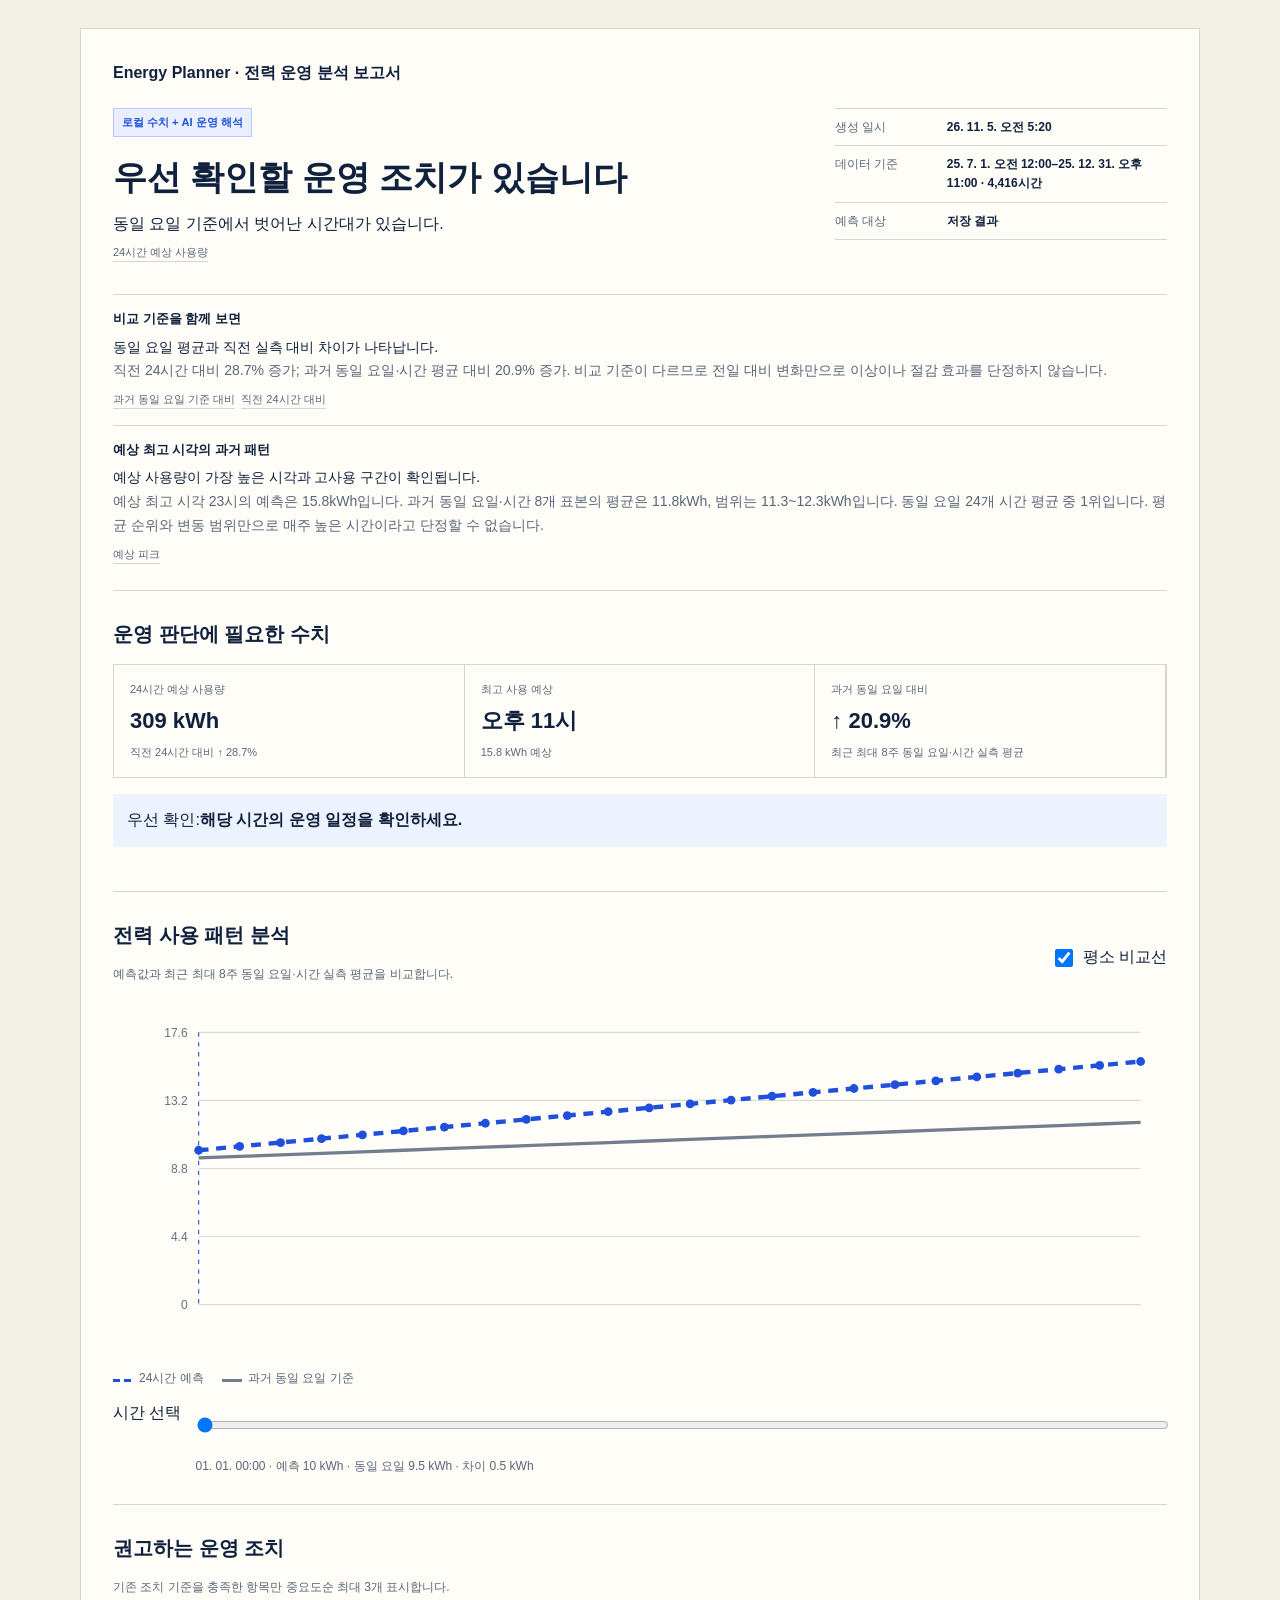
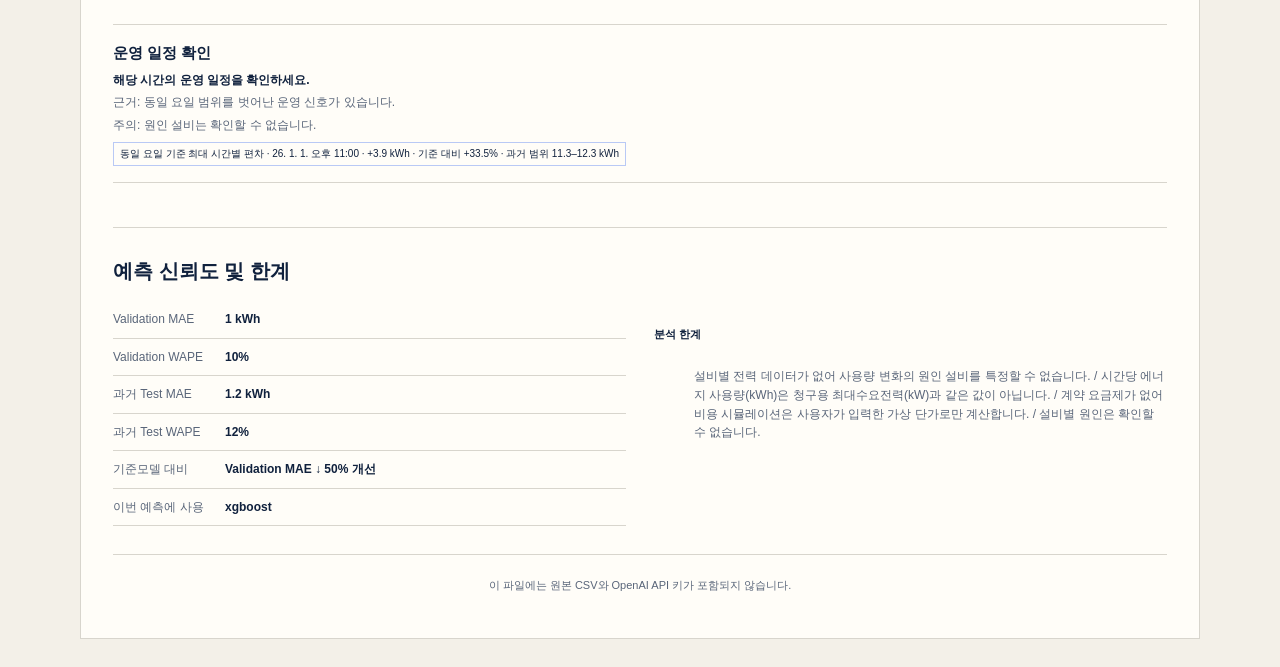
<file: analysis/report_observation_validation/action-export.html>
<!doctype html><html lang="ko"><head><meta charset="utf-8"><meta name="viewport" content="width=device-width,initial-scale=1"><meta name="theme-color" content="#f3f0e8"><title>Energy Planner 전력 운영 분석 보고서</title><style>
    [hidden]{display:none!important}.report-observations{grid-column:1/-1;margin:0;display:grid;gap:16px}.report-observations>div{border-top:1px solid var(--line);padding-top:14px}.report-observations dt{font-size:13px;font-weight:700;margin-bottom:6px}.report-observations dd{margin:0}.report-observations p{font-size:14px;line-height:1.7;margin:0 0 6px}.observation-facts{color:var(--sub)}.observation-evidence{display:flex;flex-wrap:wrap;gap:6px;margin-top:8px}.observation-evidence span{font-size:11px;color:var(--sub);border-bottom:1px solid var(--line)}
    :root{--ink:#10213d;--sub:#596579;--line:#d8d5cd;--bg:#f3f0e8;--paper:#fffdf8;--blue:#1f4fdb;--success:#087a55;--danger:#a93434}
    *{box-sizing:border-box}html{color-scheme:light}body{margin:0;background:var(--bg);color:var(--ink);font-family:Arial,"Malgun Gothic",sans-serif;line-height:1.55}main{width:min(1120px,calc(100% - 32px));margin:28px auto;background:var(--paper);border:1px solid var(--line);padding:32px}button,input,select{font:inherit}button,input,select{min-height:44px}.ai-report{display:block}.report-cover{display:grid;grid-template-columns:1.35fr .65fr;gap:32px;padding-bottom:26px;border-bottom:1px solid var(--line)}.report-badge{display:inline-block;border:1px solid #b9c9f5;background:#e9efff;color:var(--blue);padding:5px 8px;font-size:11px;font-weight:700}.report-cover h4{font-size:34px;margin:14px 0 8px}.report-cover p{margin:0}.report-meta{margin:0;border-top:1px solid var(--line)}.report-meta>div,.quality-grid dl>div{display:grid;grid-template-columns:100px 1fr;gap:12px;border-bottom:1px solid var(--line);padding:9px 0}.report-meta dt,.quality-grid dt{color:var(--sub);font-size:12px}.report-meta dd,.quality-grid dd{margin:0;font-size:12px;font-weight:700}.report-section{padding:28px 0;border-bottom:1px solid var(--line)}.report-section h5{margin:0 0 14px;font-size:20px}.report-section-heading{display:flex;justify-content:space-between;gap:16px}.report-section-heading p{color:var(--sub);font-size:12px}.report-metrics,.simulator-results{display:grid;grid-template-columns:repeat(3,1fr);border:1px solid var(--line)}.report-metrics>div,.simulator-results>div{padding:16px;border-right:1px solid var(--line)}.report-metrics span,.report-metrics small,.simulator-results span{display:block;color:var(--sub);font-size:11px}.report-metrics strong,.simulator-results strong{display:block;margin:6px 0;font-size:22px}.report-priority{padding:14px;background:#edf2ff}.chart-wrap{position:relative}.report-chart{display:block;width:100%;height:auto}.tooltip{position:absolute;top:8px;z-index:2;max-width:340px;background:var(--ink);color:#fff;padding:8px;font-size:11px}.chart-legend{display:flex;gap:18px;color:var(--sub);font-size:12px}.chart-legend i{display:inline-block;width:20px;height:3px;margin-right:6px}.chart-legend .forecast{background:repeating-linear-gradient(90deg,var(--blue) 0 7px,transparent 7px 11px)}.chart-legend .baseline{background:#737e8d}.forecast-scrubber{display:grid;grid-template-columns:auto 1fr;gap:8px 14px;margin-top:14px}.forecast-scrubber input{width:100%}.forecast-scrubber output{grid-column:2;color:var(--sub);font-size:12px}.recommendation-list{list-style:none;padding:0;border-top:1px solid var(--line)}.recommendation-list li{padding:16px 0;border-bottom:1px solid var(--line)}.recommendation-copy h6{font-size:15px;margin:0 0 6px}.recommendation-copy p{margin:4px 0;color:var(--sub);font-size:12px}.recommendation-action{color:var(--ink)!important;font-weight:700}.recommendation-evidence span{display:inline-block;border:1px solid #b9c9f5;padding:3px 6px;margin:4px 4px 0 0;font-size:10px}.simulator-grid{display:grid;grid-template-columns:repeat(5,1fr);gap:10px}.simulator-grid label{font-size:11px;color:var(--sub)}.simulator-grid input,.simulator-grid select{width:100%;margin-top:5px;border:1px solid var(--line);background:#fff;padding:8px}.simulator-results{margin-top:16px}.simulator-results p{grid-column:1/-1;margin:0;border-top:1px solid var(--line);padding:12px;font-size:12px}.simulator-saving strong{color:var(--success)}.inline-error{border-left:3px solid var(--danger);background:#fde8e5;color:var(--danger);padding:10px;margin-bottom:10px}.quality-grid{display:grid;grid-template-columns:1fr 1fr;gap:28px}.quality-grid dl{margin:0}.quality-grid ul{color:var(--sub);font-size:12px}.muted{color:var(--sub);font-size:12px}.status{border:1px solid var(--line);padding:6px 9px;font-size:11px}.report-privacy{display:none}.report-footer{margin-top:22px;color:var(--sub);font-size:11px;text-align:center}.series-toggle{display:flex;align-items:center;gap:7px}.series-toggle input{width:18px}.ai-footer-actions{display:none}
    @media(max-width:720px){main{width:100%;margin:0;border:0;padding:18px}.report-cover,.quality-grid{grid-template-columns:1fr}.report-metrics,.simulator-results,.simulator-grid{grid-template-columns:1fr}.report-metrics>div,.simulator-results>div{border-right:0;border-bottom:1px solid var(--line)}.report-section-heading{display:block}.forecast-scrubber{grid-template-columns:1fr}.forecast-scrubber output{grid-column:1}}
    @media print{@page{size:A4;margin:13mm}body{background:#fff}main{width:100%;margin:0;border:0;padding:0}.report-section{break-inside:avoid;padding:18px 0}.simulator-grid,.series-toggle,.forecast-scrubber{display:none}.report-chart{max-height:76mm}.recommendation-list li{break-inside:avoid}}
  </style></head><body><main><h1 style="font-size:16px;margin:0 0 22px">Energy Planner · 전력 운영 분석 보고서</h1><article id="ai-report" class="ai-report" aria-labelledby="report-summary-title">
            <header class="report-cover"><div><span id="report-source-badge" class="report-badge">로컬 수치 + AI 운영 해석</span><h4 id="report-summary-title">우선 확인할 운영 조치가 있습니다</h4><p id="report-summary">동일 요일 기준에서 벗어난 시간대가 있습니다.</p><div id="report-summary-evidence" class="observation-evidence"><span>24시간 예상 사용량</span></div></div><dl class="report-meta"><div><dt>생성 일시</dt><dd id="report-generated-at">26. 11. 5. 오전 5:20</dd></div><div><dt>데이터 기준</dt><dd id="report-data-period">25. 7. 1. 오전 12:00–25. 12. 31. 오후 11:00 · 4,416시간</dd></div><div><dt>예측 대상</dt><dd id="report-forecast-period">저장 결과</dd></div></dl>
              <dl class="report-observations"><div><dt>비교 기준을 함께 보면</dt><dd><p id="report-comparison-observation">동일 요일 평균과 직전 실측 대비 차이가 나타납니다.</p><p id="report-comparison-facts" class="observation-facts">직전 24시간 대비 28.7% 증가; 과거 동일 요일·시간 평균 대비 20.9% 증가. 비교 기준이 다르므로 전일 대비 변화만으로 이상이나 절감 효과를 단정하지 않습니다.</p><div id="report-comparison-evidence" class="observation-evidence"><span>과거 동일 요일 기준 대비</span><span>직전 24시간 대비</span></div></dd></div><div><dt>예상 최고 시각의 과거 패턴</dt><dd><p id="report-peak-observation">예상 사용량이 가장 높은 시각과 고사용 구간이 확인됩니다.</p><p id="report-peak-facts" class="observation-facts">예상 최고 시각 23시의 예측은 15.8kWh입니다. 과거 동일 요일·시간 8개 표본의 평균은 11.8kWh, 범위는 11.3~12.3kWh입니다. 동일 요일 24개 시간 평균 중 1위입니다. 평균 순위와 변동 범위만으로 매주 높은 시간이라고 단정할 수 없습니다.</p><div id="report-peak-evidence" class="observation-evidence"><span>예상 피크</span></div></dd></div></dl>
            </header>
            <section class="report-section" aria-labelledby="report-metrics-title"><h5 id="report-metrics-title">운영 판단에 필요한 수치</h5><div class="report-metrics"><div><span>24시간 예상 사용량</span><strong id="report-total">309 kWh</strong><small id="report-total-change">직전 24시간 대비 ↑ 28.7%</small></div><div><span>최고 사용 예상</span><strong id="report-peak">오후 11시</strong><small id="report-peak-value">15.8 kWh 예상</small></div><div><span>과거 동일 요일 대비</span><strong id="report-comparison">↑ 20.9%</strong><small id="report-comparison-basis">최근 최대 8주 동일 요일·시간 실측 평균</small></div></div><p class="report-priority"><span>우선 확인:</span><strong id="report-priority-action">해당 시간의 운영 일정을 확인하세요.</strong></p></section>
            <section class="report-section" aria-labelledby="report-chart-title"><div class="report-section-heading"><div><h5 id="report-chart-title">전력 사용 패턴 분석</h5><p id="report-chart-description">예측값과 최근 최대 8주 동일 요일·시간 실측 평균을 비교합니다.</p></div><label class="series-toggle" for="report-baseline-toggle"><input id="report-baseline-toggle" name="report_baseline_visible" type="checkbox" aria-controls="report-chart" checked=""> 평소 비교선</label></div><div class="chart-wrap report-chart-wrap"><svg id="report-chart" class="chart report-chart" viewBox="0 0 960 340" role="img" aria-label="시간별 예측과 동일 요일 기준선 비교 그래프"></svg><div id="report-chart-tooltip" class="tooltip forecast-tooltip" role="status" hidden=""></div></div><div class="chart-legend"><span><i class="forecast"></i>24시간 예측</span><span id="report-baseline-legend"><i class="baseline"></i>과거 동일 요일 기준</span></div><div class="forecast-scrubber"><label for="report-hour-slider">시간 선택</label><input id="report-hour-slider" name="report_hour" type="range" min="0" max="23" value="0" step="1" aria-controls="report-chart" aria-describedby="report-selected-value"><output id="report-selected-value" for="report-hour-slider">예측 결과를 선택해 확인하세요.</output></div></section>
            <section id="report-actions-section" class="report-section" aria-labelledby="report-recommendations-title"><div class="report-section-heading"><div><h5 id="report-recommendations-title">권고하는 운영 조치</h5><p>기존 조치 기준을 충족한 항목만 중요도순 최대 3개 표시합니다.</p></div></div><ol id="report-recommendations" class="recommendation-list"><li><div class="recommendation-copy"><h6>운영 일정 확인</h6><p class="recommendation-action">해당 시간의 운영 일정을 확인하세요.</p><p>근거: 동일 요일 범위를 벗어난 운영 신호가 있습니다.</p><p>주의: 원인 설비는 확인할 수 없습니다.</p><div class="recommendation-evidence"><span>동일 요일 기준 최대 시간별 편차 · 26. 1. 1. 오후 11:00 · +3.9 kWh · 기준 대비 +33.5% · 과거 범위 11.3–12.3 kWh</span></div></div></li></ol></section>
            <section class="report-section report-quality" aria-labelledby="report-quality-title"><h5 id="report-quality-title">예측 신뢰도 및 한계</h5><div class="quality-grid"><dl><div><dt>Validation MAE</dt><dd id="report-validation-mae">1 kWh</dd></div><div><dt>Validation WAPE</dt><dd id="report-validation-wape">10%</dd></div><div><dt>과거 Test MAE</dt><dd id="report-test-mae">1.2 kWh</dd></div><div><dt>과거 Test WAPE</dt><dd id="report-test-wape">12%</dd></div><div><dt>기준모델 대비</dt><dd id="report-baseline-performance">Validation MAE ↓ 50% 개선</dd></div><div><dt>이번 예측에 사용</dt><dd id="report-model">xgboost</dd></div></dl><div><h6>분석 한계</h6><ul id="report-limitations">설비별 전력 데이터가 없어 사용량 변화의 원인 설비를 특정할 수 없습니다. / 시간당 에너지 사용량(kWh)은 청구용 최대수요전력(kW)과 같은 값이 아닙니다. / 계약 요금제가 없어 비용 시뮬레이션은 사용자가 입력한 가상 단가로만 계산합니다. / 설비별 원인은 확인할 수 없습니다.</ul></div></div></section>
          </article><p class="report-footer">이 파일에는 원본 CSV와 OpenAI API 키가 포함되지 않습니다.</p></main><script id="report-data" type="application/json">{"report":{"version":3,"source":"local_quantitative_analysis","summary":"동일 요일 기준에서 벗어난 시간대가 있습니다.","decision":{"status":"action_available","title":"우선 확인할 운영 조치가 있습니다"},"observation_evidence_ids":{"summary":["forecast_total"],"peak_analysis":["forecast_peak"],"comparison":["same_weekday_comparison","previous_24h_comparison"]},"evidence":[{"id":"forecast_total","label":"24시간 예상 사용량","value":309,"unit":"kWh","basis":"저장된 모델의 24개 시간별 예측값 합계"},{"id":"forecast_peak","label":"예상 피크","value":15.75,"unit":"kWh","timestamp":"2026-01-01T23:00:00+00:00","basis":"24개 예측값 중 최댓값"},{"id":"peak_period_share","label":"연속 고사용 구간 비중","value":29.36893203883495,"unit":"%","start_timestamp":"2026-01-01T18:00:00+00:00","end_timestamp":"2026-01-01T23:00:00+00:00","hours":6,"reference_value":14.3125,"reference_unit":"kWh","basis":"24시간 예측값의 상위 사분위 기준 연속 구간"},{"id":"previous_24h_comparison","label":"직전 24시간 대비","value":28.749999999999996,"unit":"%","reference_value":240,"reference_unit":"kWh","basis":"업로드 데이터의 마지막 24시간 실측 합계와 비교"},{"id":"same_weekday_comparison","label":"과거 동일 요일 기준 대비","value":20.892018779342724,"unit":"%","reference_value":255.6,"reference_unit":"kWh","basis":"최근 최대 8주 동일 요일·시간 실측 평균"},{"id":"same_weekday_largest_deviation","label":"동일 요일 기준 최대 시간별 편차","value":3.9499999999999993,"unit":"kWh","absolute_value":3.9499999999999993,"relative_percent":33.474576271186436,"timestamp":"2026-01-01T23:00:00+00:00","reference_value":11.8,"reference_unit":"kWh","historical_minimum_kwh":11.3,"historical_maximum_kwh":12.3,"outside_historical_range":true,"basis":"과거 동일 요일·시간 평균과의 절대 편차가 가장 큰 시각"},{"id":"previous_24h_largest_change","label":"직전 24시간 대비 최대 시간별 변화","value":4.449999999999999,"unit":"kWh","absolute_value":4.449999999999999,"relative_percent":39.380530973451314,"timestamp":"2026-01-01T23:00:00+00:00","reference_value":11.3,"reference_unit":"kWh","basis":"예측 24시간과 직전 실측 24시간을 시간 위치별로 비교"},{"id":"test_wape","label":"과거 Test WAPE","value":12,"unit":"%","basis":"모델 선택에 사용하지 않은 시간순 Test 구간"},{"id":"validation_mae","label":"Validation MAE","value":1,"unit":"kWh","basis":"시간순 Validation 구간의 선택 모델 평가"},{"id":"validation_wape","label":"Validation WAPE","value":10,"unit":"%","basis":"시간순 Validation 구간의 선택 모델 평가"},{"id":"peak_historical_context","label":"예상 피크 시각의 과거 동일 요일·시간","timestamp":"2026-01-01T23:00:00+00:00","value":11.8,"unit":"kWh","sample_count":8,"historical_mean_rank":1,"historical_minimum_kwh":11.3,"historical_maximum_kwh":12.3,"forecast_kwh":15.75,"basis":"최대 최근 8개 동일 요일 표본의 평균·범위와 24개 시간 평균 순위. 반복적 고사용 여부를 확정하지 않음"}],"peak_analysis":{"timestamp":"2026-01-01T23:00:00+00:00","kwh":15.75,"finding":"24개 시간별 예측값 중 가장 높은 시점입니다.","observation":"예상 최고 시각 23시의 예측은 15.8kWh입니다. 과거 동일 요일·시간 8개 표본의 평균은 11.8kWh, 범위는 11.3~12.3kWh입니다. 동일 요일 24개 시간 평균 중 1위입니다. 평균 순위와 변동 범위만으로 매주 높은 시간이라고 단정할 수 없습니다.","historical_context":{"status":"available","sample_count":8,"mean_kwh":11.8,"minimum_kwh":11.3,"maximum_kwh":12.3,"mean_rank_among_24_hours":1},"caution":"시간당 kWh 피크를 청구용 최대수요전력과 동일하게 해석하지 마세요.","high_usage_threshold_kwh":14.3125,"high_usage_segments":[{"start_timestamp":"2026-01-01T18:00:00+00:00","end_timestamp":"2026-01-01T23:00:00+00:00","hours":6,"total_kwh":90.75,"share_percent":29.36893203883495,"peak_timestamp":"2026-01-01T23:00:00+00:00","peak_kwh":15.75}],"peak_segment":{"start_timestamp":"2026-01-01T18:00:00+00:00","end_timestamp":"2026-01-01T23:00:00+00:00","hours":6,"total_kwh":90.75,"share_percent":29.36893203883495,"peak_timestamp":"2026-01-01T23:00:00+00:00","peak_kwh":15.75},"peak_segment_share_percent":29.36893203883495,"peak_to_average_ratio":1.2233009708737863,"ai_interpretation":"예상 사용량이 가장 높은 시각과 고사용 구간이 확인됩니다."},"comparison":{"status":"available","finding":"과거 동일 요일·시간 평균보다 20.9% 높게 예측되었습니다.","observation":"직전 24시간 대비 28.7% 증가; 과거 동일 요일·시간 평균 대비 20.9% 증가. 비교 기준이 다르므로 전일 대비 변화만으로 이상이나 절감 효과를 단정하지 않습니다.","method":"최근 최대 8주 동일 요일·시간 실측 평균","change_percent":20.892018779342724,"elevated_hours":[{"timestamp":"2026-01-01T23:00:00+00:00","forecast_kwh":15.75,"baseline_kwh":11.8,"difference_kwh":3.9499999999999993,"absolute_difference_kwh":3.9499999999999993,"difference_percent":33.474576271186436,"absolute_difference_percent":33.474576271186436,"baseline_variance_kwh2":0.25,"baseline_standard_deviation_kwh":0.5,"baseline_minimum_kwh":11.3,"baseline_maximum_kwh":12.3,"baseline_range_kwh":1,"outside_historical_range":true,"standardized_difference":7.899999999999999},{"timestamp":"2026-01-01T22:00:00+00:00","forecast_kwh":15.5,"baseline_kwh":11.7,"difference_kwh":3.8000000000000007,"absolute_difference_kwh":3.8000000000000007,"difference_percent":32.478632478632484,"absolute_difference_percent":32.478632478632484,"baseline_variance_kwh2":0.25,"baseline_standard_deviation_kwh":0.5,"baseline_minimum_kwh":11.2,"baseline_maximum_kwh":12.2,"baseline_range_kwh":1,"outside_historical_range":true,"standardized_difference":7.600000000000001},{"timestamp":"2026-01-01T21:00:00+00:00","forecast_kwh":15.25,"baseline_kwh":11.6,"difference_kwh":3.6500000000000004,"absolute_difference_kwh":3.6500000000000004,"difference_percent":31.465517241379317,"absolute_difference_percent":31.465517241379317,"baseline_variance_kwh2":0.25,"baseline_standard_deviation_kwh":0.5,"baseline_minimum_kwh":11.1,"baseline_maximum_kwh":12.1,"baseline_range_kwh":1,"outside_historical_range":true,"standardized_difference":7.300000000000001}],"hourly_differences":[{"timestamp":"2026-01-01T00:00:00+00:00","forecast_kwh":10,"baseline_kwh":9.5,"difference_kwh":0.5,"absolute_difference_kwh":0.5,"difference_percent":5.263157894736842,"absolute_difference_percent":5.263157894736842,"baseline_variance_kwh2":0.25,"baseline_standard_deviation_kwh":0.5,"baseline_minimum_kwh":9,"baseline_maximum_kwh":10,"baseline_range_kwh":1,"outside_historical_range":false,"standardized_difference":1},{"timestamp":"2026-01-01T01:00:00+00:00","forecast_kwh":10.25,"baseline_kwh":9.6,"difference_kwh":0.6500000000000004,"absolute_difference_kwh":0.6500000000000004,"difference_percent":6.7708333333333375,"absolute_difference_percent":6.7708333333333375,"baseline_variance_kwh2":0.25,"baseline_standard_deviation_kwh":0.5,"baseline_minimum_kwh":9.1,"baseline_maximum_kwh":10.1,"baseline_range_kwh":1,"outside_historical_range":true,"standardized_difference":1.3000000000000007},{"timestamp":"2026-01-01T02:00:00+00:00","forecast_kwh":10.5,"baseline_kwh":9.7,"difference_kwh":0.8000000000000007,"absolute_difference_kwh":0.8000000000000007,"difference_percent":8.24742268041238,"absolute_difference_percent":8.24742268041238,"baseline_variance_kwh2":0.25,"baseline_standard_deviation_kwh":0.5,"baseline_minimum_kwh":9.2,"baseline_maximum_kwh":10.2,"baseline_range_kwh":1,"outside_historical_range":true,"standardized_difference":1.6000000000000014},{"timestamp":"2026-01-01T03:00:00+00:00","forecast_kwh":10.75,"baseline_kwh":9.8,"difference_kwh":0.9499999999999993,"absolute_difference_kwh":0.9499999999999993,"difference_percent":9.693877551020401,"absolute_difference_percent":9.693877551020401,"baseline_variance_kwh2":0.25,"baseline_standard_deviation_kwh":0.5,"baseline_minimum_kwh":9.3,"baseline_maximum_kwh":10.3,"baseline_range_kwh":1,"outside_historical_range":true,"standardized_difference":1.8999999999999986},{"timestamp":"2026-01-01T04:00:00+00:00","forecast_kwh":11,"baseline_kwh":9.9,"difference_kwh":1.0999999999999996,"absolute_difference_kwh":1.0999999999999996,"difference_percent":11.111111111111107,"absolute_difference_percent":11.111111111111107,"baseline_variance_kwh2":0.25,"baseline_standard_deviation_kwh":0.5,"baseline_minimum_kwh":9.4,"baseline_maximum_kwh":10.4,"baseline_range_kwh":1,"outside_historical_range":true,"standardized_difference":2.1999999999999993},{"timestamp":"2026-01-01T05:00:00+00:00","forecast_kwh":11.25,"baseline_kwh":10,"difference_kwh":1.25,"absolute_difference_kwh":1.25,"difference_percent":12.5,"absolute_difference_percent":12.5,"baseline_variance_kwh2":0.25,"baseline_standard_deviation_kwh":0.5,"baseline_minimum_kwh":9.5,"baseline_maximum_kwh":10.5,"baseline_range_kwh":1,"outside_historical_range":true,"standardized_difference":2.5},{"timestamp":"2026-01-01T06:00:00+00:00","forecast_kwh":11.5,"baseline_kwh":10.1,"difference_kwh":1.4000000000000004,"absolute_difference_kwh":1.4000000000000004,"difference_percent":13.861386138613865,"absolute_difference_percent":13.861386138613865,"baseline_variance_kwh2":0.25,"baseline_standard_deviation_kwh":0.5,"baseline_minimum_kwh":9.6,"baseline_maximum_kwh":10.6,"baseline_range_kwh":1,"outside_historical_range":true,"standardized_difference":2.8000000000000007},{"timestamp":"2026-01-01T07:00:00+00:00","forecast_kwh":11.75,"baseline_kwh":10.2,"difference_kwh":1.5500000000000007,"absolute_difference_kwh":1.5500000000000007,"difference_percent":15.196078431372555,"absolute_difference_percent":15.196078431372555,"baseline_variance_kwh2":0.25,"baseline_standard_deviation_kwh":0.5,"baseline_minimum_kwh":9.7,"baseline_maximum_kwh":10.7,"baseline_range_kwh":1,"outside_historical_range":true,"standardized_difference":3.1000000000000014},{"timestamp":"2026-01-01T08:00:00+00:00","forecast_kwh":12,"baseline_kwh":10.3,"difference_kwh":1.6999999999999993,"absolute_difference_kwh":1.6999999999999993,"difference_percent":16.50485436893203,"absolute_difference_percent":16.50485436893203,"baseline_variance_kwh2":0.25,"baseline_standard_deviation_kwh":0.5,"baseline_minimum_kwh":9.8,"baseline_maximum_kwh":10.8,"baseline_range_kwh":1,"outside_historical_range":true,"standardized_difference":3.3999999999999986},{"timestamp":"2026-01-01T09:00:00+00:00","forecast_kwh":12.25,"baseline_kwh":10.4,"difference_kwh":1.8499999999999996,"absolute_difference_kwh":1.8499999999999996,"difference_percent":17.788461538461533,"absolute_difference_percent":17.788461538461533,"baseline_variance_kwh2":0.25,"baseline_standard_deviation_kwh":0.5,"baseline_minimum_kwh":9.9,"baseline_maximum_kwh":10.9,"baseline_range_kwh":1,"outside_historical_range":true,"standardized_difference":3.6999999999999993},{"timestamp":"2026-01-01T10:00:00+00:00","forecast_kwh":12.5,"baseline_kwh":10.5,"difference_kwh":2,"absolute_difference_kwh":2,"difference_percent":19.047619047619047,"absolute_difference_percent":19.047619047619047,"baseline_variance_kwh2":0.25,"baseline_standard_deviation_kwh":0.5,"baseline_minimum_kwh":10,"baseline_maximum_kwh":11,"baseline_range_kwh":1,"outside_historical_range":true,"standardized_difference":4},{"timestamp":"2026-01-01T11:00:00+00:00","forecast_kwh":12.75,"baseline_kwh":10.6,"difference_kwh":2.1500000000000004,"absolute_difference_kwh":2.1500000000000004,"difference_percent":20.283018867924532,"absolute_difference_percent":20.283018867924532,"baseline_variance_kwh2":0.25,"baseline_standard_deviation_kwh":0.5,"baseline_minimum_kwh":10.1,"baseline_maximum_kwh":11.1,"baseline_range_kwh":1,"outside_historical_range":true,"standardized_difference":4.300000000000001},{"timestamp":"2026-01-01T12:00:00+00:00","forecast_kwh":13,"baseline_kwh":10.7,"difference_kwh":2.3000000000000007,"absolute_difference_kwh":2.3000000000000007,"difference_percent":21.495327102803746,"absolute_difference_percent":21.495327102803746,"baseline_variance_kwh2":0.25,"baseline_standard_deviation_kwh":0.5,"baseline_minimum_kwh":10.2,"baseline_maximum_kwh":11.2,"baseline_range_kwh":1,"outside_historical_range":true,"standardized_difference":4.600000000000001},{"timestamp":"2026-01-01T13:00:00+00:00","forecast_kwh":13.25,"baseline_kwh":10.8,"difference_kwh":2.4499999999999993,"absolute_difference_kwh":2.4499999999999993,"difference_percent":22.685185185185176,"absolute_difference_percent":22.685185185185176,"baseline_variance_kwh2":0.25,"baseline_standard_deviation_kwh":0.5,"baseline_minimum_kwh":10.3,"baseline_maximum_kwh":11.3,"baseline_range_kwh":1,"outside_historical_range":true,"standardized_difference":4.899999999999999},{"timestamp":"2026-01-01T14:00:00+00:00","forecast_kwh":13.5,"baseline_kwh":10.9,"difference_kwh":2.5999999999999996,"absolute_difference_kwh":2.5999999999999996,"difference_percent":23.85321100917431,"absolute_difference_percent":23.85321100917431,"baseline_variance_kwh2":0.25,"baseline_standard_deviation_kwh":0.5,"baseline_minimum_kwh":10.4,"baseline_maximum_kwh":11.4,"baseline_range_kwh":1,"outside_historical_range":true,"standardized_difference":5.199999999999999},{"timestamp":"2026-01-01T15:00:00+00:00","forecast_kwh":13.75,"baseline_kwh":11,"difference_kwh":2.75,"absolute_difference_kwh":2.75,"difference_percent":25,"absolute_difference_percent":25,"baseline_variance_kwh2":0.25,"baseline_standard_deviation_kwh":0.5,"baseline_minimum_kwh":10.5,"baseline_maximum_kwh":11.5,"baseline_range_kwh":1,"outside_historical_range":true,"standardized_difference":5.5},{"timestamp":"2026-01-01T16:00:00+00:00","forecast_kwh":14,"baseline_kwh":11.1,"difference_kwh":2.9000000000000004,"absolute_difference_kwh":2.9000000000000004,"difference_percent":26.12612612612613,"absolute_difference_percent":26.12612612612613,"baseline_variance_kwh2":0.25,"baseline_standard_deviation_kwh":0.5,"baseline_minimum_kwh":10.6,"baseline_maximum_kwh":11.6,"baseline_range_kwh":1,"outside_historical_range":true,"standardized_difference":5.800000000000001},{"timestamp":"2026-01-01T17:00:00+00:00","forecast_kwh":14.25,"baseline_kwh":11.2,"difference_kwh":3.0500000000000007,"absolute_difference_kwh":3.0500000000000007,"difference_percent":27.232142857142865,"absolute_difference_percent":27.232142857142865,"baseline_variance_kwh2":0.25,"baseline_standard_deviation_kwh":0.5,"baseline_minimum_kwh":10.7,"baseline_maximum_kwh":11.7,"baseline_range_kwh":1,"outside_historical_range":true,"standardized_difference":6.100000000000001},{"timestamp":"2026-01-01T18:00:00+00:00","forecast_kwh":14.5,"baseline_kwh":11.3,"difference_kwh":3.1999999999999993,"absolute_difference_kwh":3.1999999999999993,"difference_percent":28.318584070796454,"absolute_difference_percent":28.318584070796454,"baseline_variance_kwh2":0.25,"baseline_standard_deviation_kwh":0.5,"baseline_minimum_kwh":10.8,"baseline_maximum_kwh":11.8,"baseline_range_kwh":1,"outside_historical_range":true,"standardized_difference":6.399999999999999},{"timestamp":"2026-01-01T19:00:00+00:00","forecast_kwh":14.75,"baseline_kwh":11.4,"difference_kwh":3.3499999999999996,"absolute_difference_kwh":3.3499999999999996,"difference_percent":29.3859649122807,"absolute_difference_percent":29.3859649122807,"baseline_variance_kwh2":0.25,"baseline_standard_deviation_kwh":0.5,"baseline_minimum_kwh":10.9,"baseline_maximum_kwh":11.9,"baseline_range_kwh":1,"outside_historical_range":true,"standardized_difference":6.699999999999999},{"timestamp":"2026-01-01T20:00:00+00:00","forecast_kwh":15,"baseline_kwh":11.5,"difference_kwh":3.5,"absolute_difference_kwh":3.5,"difference_percent":30.434782608695656,"absolute_difference_percent":30.434782608695656,"baseline_variance_kwh2":0.25,"baseline_standard_deviation_kwh":0.5,"baseline_minimum_kwh":11,"baseline_maximum_kwh":12,"baseline_range_kwh":1,"outside_historical_range":true,"standardized_difference":7},{"timestamp":"2026-01-01T21:00:00+00:00","forecast_kwh":15.25,"baseline_kwh":11.6,"difference_kwh":3.6500000000000004,"absolute_difference_kwh":3.6500000000000004,"difference_percent":31.465517241379317,"absolute_difference_percent":31.465517241379317,"baseline_variance_kwh2":0.25,"baseline_standard_deviation_kwh":0.5,"baseline_minimum_kwh":11.1,"baseline_maximum_kwh":12.1,"baseline_range_kwh":1,"outside_historical_range":true,"standardized_difference":7.300000000000001},{"timestamp":"2026-01-01T22:00:00+00:00","forecast_kwh":15.5,"baseline_kwh":11.7,"difference_kwh":3.8000000000000007,"absolute_difference_kwh":3.8000000000000007,"difference_percent":32.478632478632484,"absolute_difference_percent":32.478632478632484,"baseline_variance_kwh2":0.25,"baseline_standard_deviation_kwh":0.5,"baseline_minimum_kwh":11.2,"baseline_maximum_kwh":12.2,"baseline_range_kwh":1,"outside_historical_range":true,"standardized_difference":7.600000000000001},{"timestamp":"2026-01-01T23:00:00+00:00","forecast_kwh":15.75,"baseline_kwh":11.8,"difference_kwh":3.9499999999999993,"absolute_difference_kwh":3.9499999999999993,"difference_percent":33.474576271186436,"absolute_difference_percent":33.474576271186436,"baseline_variance_kwh2":0.25,"baseline_standard_deviation_kwh":0.5,"baseline_minimum_kwh":11.3,"baseline_maximum_kwh":12.3,"baseline_range_kwh":1,"outside_historical_range":true,"standardized_difference":7.899999999999999}],"largest_absolute_deviation":{"timestamp":"2026-01-01T23:00:00+00:00","forecast_kwh":15.75,"baseline_kwh":11.8,"difference_kwh":3.9499999999999993,"absolute_difference_kwh":3.9499999999999993,"difference_percent":33.474576271186436,"absolute_difference_percent":33.474576271186436,"baseline_variance_kwh2":0.25,"baseline_standard_deviation_kwh":0.5,"baseline_minimum_kwh":11.3,"baseline_maximum_kwh":12.3,"baseline_range_kwh":1,"outside_historical_range":true,"standardized_difference":7.899999999999999},"variability":{"status":"available","average_variance_kwh2":0.25,"maximum_range_kwh":1,"hourly_statistics":[{"timestamp":"2026-01-01T00:00:00+00:00","sample_count":8,"mean_kwh":9.5,"variance_kwh2":0.25,"standard_deviation_kwh":0.5,"minimum_kwh":9,"maximum_kwh":10,"range_kwh":1},{"timestamp":"2026-01-01T01:00:00+00:00","sample_count":8,"mean_kwh":9.6,"variance_kwh2":0.25,"standard_deviation_kwh":0.5,"minimum_kwh":9.1,"maximum_kwh":10.1,"range_kwh":1},{"timestamp":"2026-01-01T02:00:00+00:00","sample_count":8,"mean_kwh":9.7,"variance_kwh2":0.25,"standard_deviation_kwh":0.5,"minimum_kwh":9.2,"maximum_kwh":10.2,"range_kwh":1},{"timestamp":"2026-01-01T03:00:00+00:00","sample_count":8,"mean_kwh":9.8,"variance_kwh2":0.25,"standard_deviation_kwh":0.5,"minimum_kwh":9.3,"maximum_kwh":10.3,"range_kwh":1},{"timestamp":"2026-01-01T04:00:00+00:00","sample_count":8,"mean_kwh":9.9,"variance_kwh2":0.25,"standard_deviation_kwh":0.5,"minimum_kwh":9.4,"maximum_kwh":10.4,"range_kwh":1},{"timestamp":"2026-01-01T05:00:00+00:00","sample_count":8,"mean_kwh":10,"variance_kwh2":0.25,"standard_deviation_kwh":0.5,"minimum_kwh":9.5,"maximum_kwh":10.5,"range_kwh":1},{"timestamp":"2026-01-01T06:00:00+00:00","sample_count":8,"mean_kwh":10.1,"variance_kwh2":0.25,"standard_deviation_kwh":0.5,"minimum_kwh":9.6,"maximum_kwh":10.6,"range_kwh":1},{"timestamp":"2026-01-01T07:00:00+00:00","sample_count":8,"mean_kwh":10.2,"variance_kwh2":0.25,"standard_deviation_kwh":0.5,"minimum_kwh":9.7,"maximum_kwh":10.7,"range_kwh":1},{"timestamp":"2026-01-01T08:00:00+00:00","sample_count":8,"mean_kwh":10.3,"variance_kwh2":0.25,"standard_deviation_kwh":0.5,"minimum_kwh":9.8,"maximum_kwh":10.8,"range_kwh":1},{"timestamp":"2026-01-01T09:00:00+00:00","sample_count":8,"mean_kwh":10.4,"variance_kwh2":0.25,"standard_deviation_kwh":0.5,"minimum_kwh":9.9,"maximum_kwh":10.9,"range_kwh":1},{"timestamp":"2026-01-01T10:00:00+00:00","sample_count":8,"mean_kwh":10.5,"variance_kwh2":0.25,"standard_deviation_kwh":0.5,"minimum_kwh":10,"maximum_kwh":11,"range_kwh":1},{"timestamp":"2026-01-01T11:00:00+00:00","sample_count":8,"mean_kwh":10.6,"variance_kwh2":0.25,"standard_deviation_kwh":0.5,"minimum_kwh":10.1,"maximum_kwh":11.1,"range_kwh":1},{"timestamp":"2026-01-01T12:00:00+00:00","sample_count":8,"mean_kwh":10.7,"variance_kwh2":0.25,"standard_deviation_kwh":0.5,"minimum_kwh":10.2,"maximum_kwh":11.2,"range_kwh":1},{"timestamp":"2026-01-01T13:00:00+00:00","sample_count":8,"mean_kwh":10.8,"variance_kwh2":0.25,"standard_deviation_kwh":0.5,"minimum_kwh":10.3,"maximum_kwh":11.3,"range_kwh":1},{"timestamp":"2026-01-01T14:00:00+00:00","sample_count":8,"mean_kwh":10.9,"variance_kwh2":0.25,"standard_deviation_kwh":0.5,"minimum_kwh":10.4,"maximum_kwh":11.4,"range_kwh":1},{"timestamp":"2026-01-01T15:00:00+00:00","sample_count":8,"mean_kwh":11,"variance_kwh2":0.25,"standard_deviation_kwh":0.5,"minimum_kwh":10.5,"maximum_kwh":11.5,"range_kwh":1},{"timestamp":"2026-01-01T16:00:00+00:00","sample_count":8,"mean_kwh":11.1,"variance_kwh2":0.25,"standard_deviation_kwh":0.5,"minimum_kwh":10.6,"maximum_kwh":11.6,"range_kwh":1},{"timestamp":"2026-01-01T17:00:00+00:00","sample_count":8,"mean_kwh":11.2,"variance_kwh2":0.25,"standard_deviation_kwh":0.5,"minimum_kwh":10.7,"maximum_kwh":11.7,"range_kwh":1},{"timestamp":"2026-01-01T18:00:00+00:00","sample_count":8,"mean_kwh":11.3,"variance_kwh2":0.25,"standard_deviation_kwh":0.5,"minimum_kwh":10.8,"maximum_kwh":11.8,"range_kwh":1},{"timestamp":"2026-01-01T19:00:00+00:00","sample_count":8,"mean_kwh":11.4,"variance_kwh2":0.25,"standard_deviation_kwh":0.5,"minimum_kwh":10.9,"maximum_kwh":11.9,"range_kwh":1},{"timestamp":"2026-01-01T20:00:00+00:00","sample_count":8,"mean_kwh":11.5,"variance_kwh2":0.25,"standard_deviation_kwh":0.5,"minimum_kwh":11,"maximum_kwh":12,"range_kwh":1},{"timestamp":"2026-01-01T21:00:00+00:00","sample_count":8,"mean_kwh":11.6,"variance_kwh2":0.25,"standard_deviation_kwh":0.5,"minimum_kwh":11.1,"maximum_kwh":12.1,"range_kwh":1},{"timestamp":"2026-01-01T22:00:00+00:00","sample_count":8,"mean_kwh":11.7,"variance_kwh2":0.25,"standard_deviation_kwh":0.5,"minimum_kwh":11.2,"maximum_kwh":12.2,"range_kwh":1},{"timestamp":"2026-01-01T23:00:00+00:00","sample_count":8,"mean_kwh":11.8,"variance_kwh2":0.25,"standard_deviation_kwh":0.5,"minimum_kwh":11.3,"maximum_kwh":12.3,"range_kwh":1}]},"ai_interpretation":"동일 요일 평균과 직전 실측 대비 차이가 나타납니다."},"previous_24h_comparison":{"status":"available","hourly_differences":[{"timestamp":"2026-01-01T00:00:00+00:00","forecast_kwh":10,"previous_kwh":9,"difference_kwh":1,"absolute_difference_kwh":1,"difference_percent":11.11111111111111,"absolute_difference_percent":11.11111111111111},{"timestamp":"2026-01-01T01:00:00+00:00","forecast_kwh":10.25,"previous_kwh":9.1,"difference_kwh":1.1500000000000004,"absolute_difference_kwh":1.1500000000000004,"difference_percent":12.637362637362642,"absolute_difference_percent":12.637362637362642},{"timestamp":"2026-01-01T02:00:00+00:00","forecast_kwh":10.5,"previous_kwh":9.2,"difference_kwh":1.3000000000000007,"absolute_difference_kwh":1.3000000000000007,"difference_percent":14.130434782608706,"absolute_difference_percent":14.130434782608706},{"timestamp":"2026-01-01T03:00:00+00:00","forecast_kwh":10.75,"previous_kwh":9.3,"difference_kwh":1.4499999999999993,"absolute_difference_kwh":1.4499999999999993,"difference_percent":15.591397849462357,"absolute_difference_percent":15.591397849462357},{"timestamp":"2026-01-01T04:00:00+00:00","forecast_kwh":11,"previous_kwh":9.4,"difference_kwh":1.5999999999999996,"absolute_difference_kwh":1.5999999999999996,"difference_percent":17.021276595744677,"absolute_difference_percent":17.021276595744677},{"timestamp":"2026-01-01T05:00:00+00:00","forecast_kwh":11.25,"previous_kwh":9.5,"difference_kwh":1.75,"absolute_difference_kwh":1.75,"difference_percent":18.421052631578945,"absolute_difference_percent":18.421052631578945},{"timestamp":"2026-01-01T06:00:00+00:00","forecast_kwh":11.5,"previous_kwh":9.6,"difference_kwh":1.9000000000000004,"absolute_difference_kwh":1.9000000000000004,"difference_percent":19.79166666666667,"absolute_difference_percent":19.79166666666667},{"timestamp":"2026-01-01T07:00:00+00:00","forecast_kwh":11.75,"previous_kwh":9.7,"difference_kwh":2.0500000000000007,"absolute_difference_kwh":2.0500000000000007,"difference_percent":21.134020618556708,"absolute_difference_percent":21.134020618556708},{"timestamp":"2026-01-01T08:00:00+00:00","forecast_kwh":12,"previous_kwh":9.8,"difference_kwh":2.1999999999999993,"absolute_difference_kwh":2.1999999999999993,"difference_percent":22.448979591836725,"absolute_difference_percent":22.448979591836725},{"timestamp":"2026-01-01T09:00:00+00:00","forecast_kwh":12.25,"previous_kwh":9.9,"difference_kwh":2.3499999999999996,"absolute_difference_kwh":2.3499999999999996,"difference_percent":23.737373737373733,"absolute_difference_percent":23.737373737373733},{"timestamp":"2026-01-01T10:00:00+00:00","forecast_kwh":12.5,"previous_kwh":10,"difference_kwh":2.5,"absolute_difference_kwh":2.5,"difference_percent":25,"absolute_difference_percent":25},{"timestamp":"2026-01-01T11:00:00+00:00","forecast_kwh":12.75,"previous_kwh":10.1,"difference_kwh":2.6500000000000004,"absolute_difference_kwh":2.6500000000000004,"difference_percent":26.237623762376245,"absolute_difference_percent":26.237623762376245},{"timestamp":"2026-01-01T12:00:00+00:00","forecast_kwh":13,"previous_kwh":10.2,"difference_kwh":2.8000000000000007,"absolute_difference_kwh":2.8000000000000007,"difference_percent":27.450980392156872,"absolute_difference_percent":27.450980392156872},{"timestamp":"2026-01-01T13:00:00+00:00","forecast_kwh":13.25,"previous_kwh":10.3,"difference_kwh":2.9499999999999993,"absolute_difference_kwh":2.9499999999999993,"difference_percent":28.640776699029118,"absolute_difference_percent":28.640776699029118},{"timestamp":"2026-01-01T14:00:00+00:00","forecast_kwh":13.5,"previous_kwh":10.4,"difference_kwh":3.0999999999999996,"absolute_difference_kwh":3.0999999999999996,"difference_percent":29.807692307692303,"absolute_difference_percent":29.807692307692303},{"timestamp":"2026-01-01T15:00:00+00:00","forecast_kwh":13.75,"previous_kwh":10.5,"difference_kwh":3.25,"absolute_difference_kwh":3.25,"difference_percent":30.952380952380953,"absolute_difference_percent":30.952380952380953},{"timestamp":"2026-01-01T16:00:00+00:00","forecast_kwh":14,"previous_kwh":10.6,"difference_kwh":3.4000000000000004,"absolute_difference_kwh":3.4000000000000004,"difference_percent":32.07547169811321,"absolute_difference_percent":32.07547169811321},{"timestamp":"2026-01-01T17:00:00+00:00","forecast_kwh":14.25,"previous_kwh":10.7,"difference_kwh":3.5500000000000007,"absolute_difference_kwh":3.5500000000000007,"difference_percent":33.17757009345795,"absolute_difference_percent":33.17757009345795},{"timestamp":"2026-01-01T18:00:00+00:00","forecast_kwh":14.5,"previous_kwh":10.8,"difference_kwh":3.6999999999999993,"absolute_difference_kwh":3.6999999999999993,"difference_percent":34.25925925925925,"absolute_difference_percent":34.25925925925925},{"timestamp":"2026-01-01T19:00:00+00:00","forecast_kwh":14.75,"previous_kwh":10.9,"difference_kwh":3.8499999999999996,"absolute_difference_kwh":3.8499999999999996,"difference_percent":35.32110091743119,"absolute_difference_percent":35.32110091743119},{"timestamp":"2026-01-01T20:00:00+00:00","forecast_kwh":15,"previous_kwh":11,"difference_kwh":4,"absolute_difference_kwh":4,"difference_percent":36.36363636363637,"absolute_difference_percent":36.36363636363637},{"timestamp":"2026-01-01T21:00:00+00:00","forecast_kwh":15.25,"previous_kwh":11.1,"difference_kwh":4.15,"absolute_difference_kwh":4.15,"difference_percent":37.38738738738739,"absolute_difference_percent":37.38738738738739},{"timestamp":"2026-01-01T22:00:00+00:00","forecast_kwh":15.5,"previous_kwh":11.2,"difference_kwh":4.300000000000001,"absolute_difference_kwh":4.300000000000001,"difference_percent":38.39285714285715,"absolute_difference_percent":38.39285714285715},{"timestamp":"2026-01-01T23:00:00+00:00","forecast_kwh":15.75,"previous_kwh":11.3,"difference_kwh":4.449999999999999,"absolute_difference_kwh":4.449999999999999,"difference_percent":39.380530973451314,"absolute_difference_percent":39.380530973451314}],"major_change_hours":[{"timestamp":"2026-01-01T23:00:00+00:00","forecast_kwh":15.75,"previous_kwh":11.3,"difference_kwh":4.449999999999999,"absolute_difference_kwh":4.449999999999999,"difference_percent":39.380530973451314,"absolute_difference_percent":39.380530973451314},{"timestamp":"2026-01-01T22:00:00+00:00","forecast_kwh":15.5,"previous_kwh":11.2,"difference_kwh":4.300000000000001,"absolute_difference_kwh":4.300000000000001,"difference_percent":38.39285714285715,"absolute_difference_percent":38.39285714285715},{"timestamp":"2026-01-01T21:00:00+00:00","forecast_kwh":15.25,"previous_kwh":11.1,"difference_kwh":4.15,"absolute_difference_kwh":4.15,"difference_percent":37.38738738738739,"absolute_difference_percent":37.38738738738739}]},"recommendations":[{"priority":1,"title":"운영 일정 확인","action":"해당 시간의 운영 일정을 확인하세요.","reason":"동일 요일 범위를 벗어난 운영 신호가 있습니다.","evidence_ids":["same_weekday_largest_deviation"],"caveat":"원인 설비는 확인할 수 없습니다."}],"operational_candidates":[{"signal_id":"same_weekday_deviation","importance_score":333.47457627118644,"title":"동일 요일 범위를 벗어난 시간대를 우선 확인하세요","action":"해당 시간대의 운영 일정이 과거 동일 요일과 달라졌는지 확인하고 실제 계측값을 함께 모니터링하세요.","reason":"예측값이 과거 동일 요일·시간의 평균 또는 변동 범위에서 유의미하게 벗어났습니다.","evidence_ids":["same_weekday_largest_deviation"],"caveat":"과거 범위를 벗어난 사실만 확인되며 원인 설비나 인과관계는 알 수 없습니다."},{"signal_id":"concentrated_peak_period","importance_score":212.23300970873785,"title":"연속 고사용 구간의 운영 계획을 확인하세요","action":"고사용 구간에 겹치는 예약 운전이나 작업 일정을 확인하고, 가능하면 시작 시각 분산을 검토하세요.","reason":"상위 사분위 사용량이 연속된 구간에 하루 예상 사용량이 상대적으로 집중되어 있습니다.","evidence_ids":["forecast_peak","peak_period_share"],"caveat":"시간당 kWh 집중은 최대수요전력이나 비용 절감을 직접 의미하지 않습니다."},{"signal_id":"previous_day_change","importance_score":139.3805309734513,"title":"직전 24시간과 크게 달라진 시간대를 확인하세요","action":"변화가 큰 시간대의 운영 계획이 직전 실측 기간과 다른지 확인하고 예측 시각에 실제 부하를 점검하세요.","reason":"예측값과 직전 24시간 실측값의 시간 위치별 차이가 기준 이상으로 큽니다.","evidence_ids":["previous_24h_largest_change"],"caveat":"직전 24시간은 요일·날씨·재실 조건이 다를 수 있어 원인을 설명하지 않습니다."}],"no_action_reason":"","limitations":["설비별 전력 데이터가 없어 사용량 변화의 원인 설비를 특정할 수 없습니다.","시간당 에너지 사용량(kWh)은 청구용 최대수요전력(kW)과 같은 값이 아닙니다.","계약 요금제가 없어 비용 시뮬레이션은 사용자가 입력한 가상 단가로만 계산합니다.","설비별 원인은 확인할 수 없습니다."],"model_quality":{"selected_model":"xgboost","validation":{"mae":1,"wape":0.1},"test":{"mae":1.2,"wape":0.12},"baseline_validation":{"last_24h":{"mae":2,"wape":0.2}},"mae_improvement_vs_best_baseline_percent":50,"note":"Validation으로 모델을 선택하고 Test는 독립적인 최종 평가에만 사용했습니다.","ai_interpretation":"검증 오차를 함께 고려하세요."},"quantitative":{"total_kwh":309,"average_hourly_kwh":12.875,"peak_kwh":15.75,"peak_timestamp":"2026-01-01T23:00:00+00:00","previous_24h_total_kwh":240,"previous_24h_change_percent":28.749999999999996,"same_weekday_total_kwh":255.6,"same_weekday_change_percent":20.892018779342724,"peak_period_share_percent":29.36893203883495,"same_weekday_average_variance_kwh2":0.25,"same_weekday_maximum_range_kwh":1},"chart":{"timestamps":["2026-01-01T00:00:00+00:00","2026-01-01T01:00:00+00:00","2026-01-01T02:00:00+00:00","2026-01-01T03:00:00+00:00","2026-01-01T04:00:00+00:00","2026-01-01T05:00:00+00:00","2026-01-01T06:00:00+00:00","2026-01-01T07:00:00+00:00","2026-01-01T08:00:00+00:00","2026-01-01T09:00:00+00:00","2026-01-01T10:00:00+00:00","2026-01-01T11:00:00+00:00","2026-01-01T12:00:00+00:00","2026-01-01T13:00:00+00:00","2026-01-01T14:00:00+00:00","2026-01-01T15:00:00+00:00","2026-01-01T16:00:00+00:00","2026-01-01T17:00:00+00:00","2026-01-01T18:00:00+00:00","2026-01-01T19:00:00+00:00","2026-01-01T20:00:00+00:00","2026-01-01T21:00:00+00:00","2026-01-01T22:00:00+00:00","2026-01-01T23:00:00+00:00"],"forecast_kwh":[10,10.25,10.5,10.75,11,11.25,11.5,11.75,12,12.25,12.5,12.75,13,13.25,13.5,13.75,14,14.25,14.5,14.75,15,15.25,15.5,15.75],"same_weekday_baseline_kwh":[9.5,9.6,9.7,9.8,9.9,10,10.1,10.2,10.3,10.4,10.5,10.6,10.7,10.8,10.9,11,11.1,11.2,11.3,11.4,11.5,11.6,11.7,11.8],"baseline_status":"available","baseline_method":"최근 최대 8주 동일 요일·시간 실측 평균","baseline_sample_counts":[8,8,8,8,8,8,8,8,8,8,8,8,8,8,8,8,8,8,8,8,8,8,8,8]},"metadata":{"generated_at_utc":"2026-11-05T05:20:53.283993+00:00","data_start":"2025-07-01T00:00:00+00:00","data_end":"2025-12-31T23:00:00+00:00","data_rows":4416,"forecast_start":"2026-01-01T00:00:00+00:00","forecast_end":"2026-01-01T23:00:00+00:00","building_timezone":"UTC","run_id":"safe-run-id","model_kind":"xgboost","analysis_basis":"로컬 Python 정량 계산 + 선택형 OpenAI 문장 분석"},"ai_findings":[{"title":"운영 일정 확인","operational_meaning":"동일 요일 범위를 벗어난 운영 신호가 있습니다.","recommended_action":"해당 시간의 운영 일정을 확인하세요.","evidence_ids":["same_weekday_largest_deviation"],"limitation":"원인 설비는 확인할 수 없습니다."}],"ai":{"status":"completed","model":"gpt-4o-mini","source":"openai","numeric_filter_applied":false}}}</script><script>
    const payload=JSON.parse(document.getElementById('report-data').textContent);const report=payload.report;const $=id=>document.getElementById(id);const nf=new Intl.NumberFormat('ko-KR',{maximumFractionDigits:1});
    const timeZone=report.metadata.building_timezone||'UTC';const formatTime=v=>new Intl.DateTimeFormat('ko-KR',{timeZone,month:'2-digit',day:'2-digit',hour:'2-digit',minute:'2-digit',hourCycle:'h23'}).format(new Date(v));
    function draw(){const svg=$('report-chart'),f=report.chart.forecast_kwh.map(Number),b=(report.chart.same_weekday_baseline_kwh||[]).map(Number),show=$('report-baseline-toggle').checked&&b.length===24,w=960,h=340,l=78,r=24,t=34,bt=58,pw=w-l-r,ph=h-t-bt,max=Math.max(...f,...(show?b:[]),1)*1.12,p=(v,i)=>[l+i*pw/23,t+ph-v/max*ph],pts=s=>s.map((v,i)=>p(v,i).join(',')).join(' ');let grid='';for(let i=0;i<5;i++){const y=t+i*ph/4;grid+='<line x1="'+l+'" y1="'+y+'" x2="'+(w-r)+'" y2="'+y+'" stroke="#dedbd3"/><text x="'+(l-10)+'" y="'+(y+4)+'" text-anchor="end" fill="#657184" font-size="11">'+nf.format(max*(1-i/4))+'</text>'}const base=show?'<polyline points="'+pts(b)+'" fill="none" stroke="#737e8d" stroke-width="3"/>':'';const dots=f.map((v,i)=>{const q=p(v,i);return '<circle data-i="'+i+'" cx="'+q[0]+'" cy="'+q[1]+'" r="4" fill="#1f4fdb"/>'}).join('');svg.innerHTML='<g aria-hidden="true">'+grid+base+'<polyline points="'+pts(f)+'" fill="none" stroke="#1f4fdb" stroke-width="4" stroke-dasharray="9 7"/>'+dots+'<line id="guide" x1="'+l+'" x2="'+l+'" y1="'+t+'" y2="'+(t+ph)+'" stroke="#1f4fdb" stroke-dasharray="4 5"/></g>';$('report-baseline-legend').hidden=!show;const pick=e=>{const rect=svg.getBoundingClientRect(),x=(e.clientX-rect.left)/rect.width*w,i=Math.round((Math.max(l,Math.min(w-r,x))-l)/pw*23);select(i,true)};svg.onpointermove=pick;svg.onclick=pick;svg.onpointerleave=()=>{$('report-chart-tooltip').hidden=true};select(Number($('report-hour-slider').value)||0,false)}
    function select(i,tip){const f=report.chart.forecast_kwh.map(Number),b=(report.chart.same_weekday_baseline_kwh||[]).map(Number),show=$('report-baseline-toggle').checked&&b.length===24;i=Math.max(0,Math.min(23,i));$('report-hour-slider').value=String(i);let text=formatTime(report.chart.timestamps[i])+' · 예측 '+nf.format(f[i])+' kWh';if(show)text+=' · 동일 요일 '+nf.format(b[i])+' kWh · 차이 '+nf.format(f[i]-b[i])+' kWh';$('report-selected-value').textContent=text;const point=document.querySelector('[data-i="'+i+'"]'),guide=$('guide');if(point&&guide){guide.setAttribute('x1',point.getAttribute('cx'));guide.setAttribute('x2',point.getAttribute('cx'))}const tt=$('report-chart-tooltip');tt.textContent=text;tt.hidden=!tip}
    $('report-baseline-toggle').addEventListener('change',draw);$('report-hour-slider').addEventListener('input',e=>select(Number(e.target.value),false));draw();
  </script></body></html>
</file>
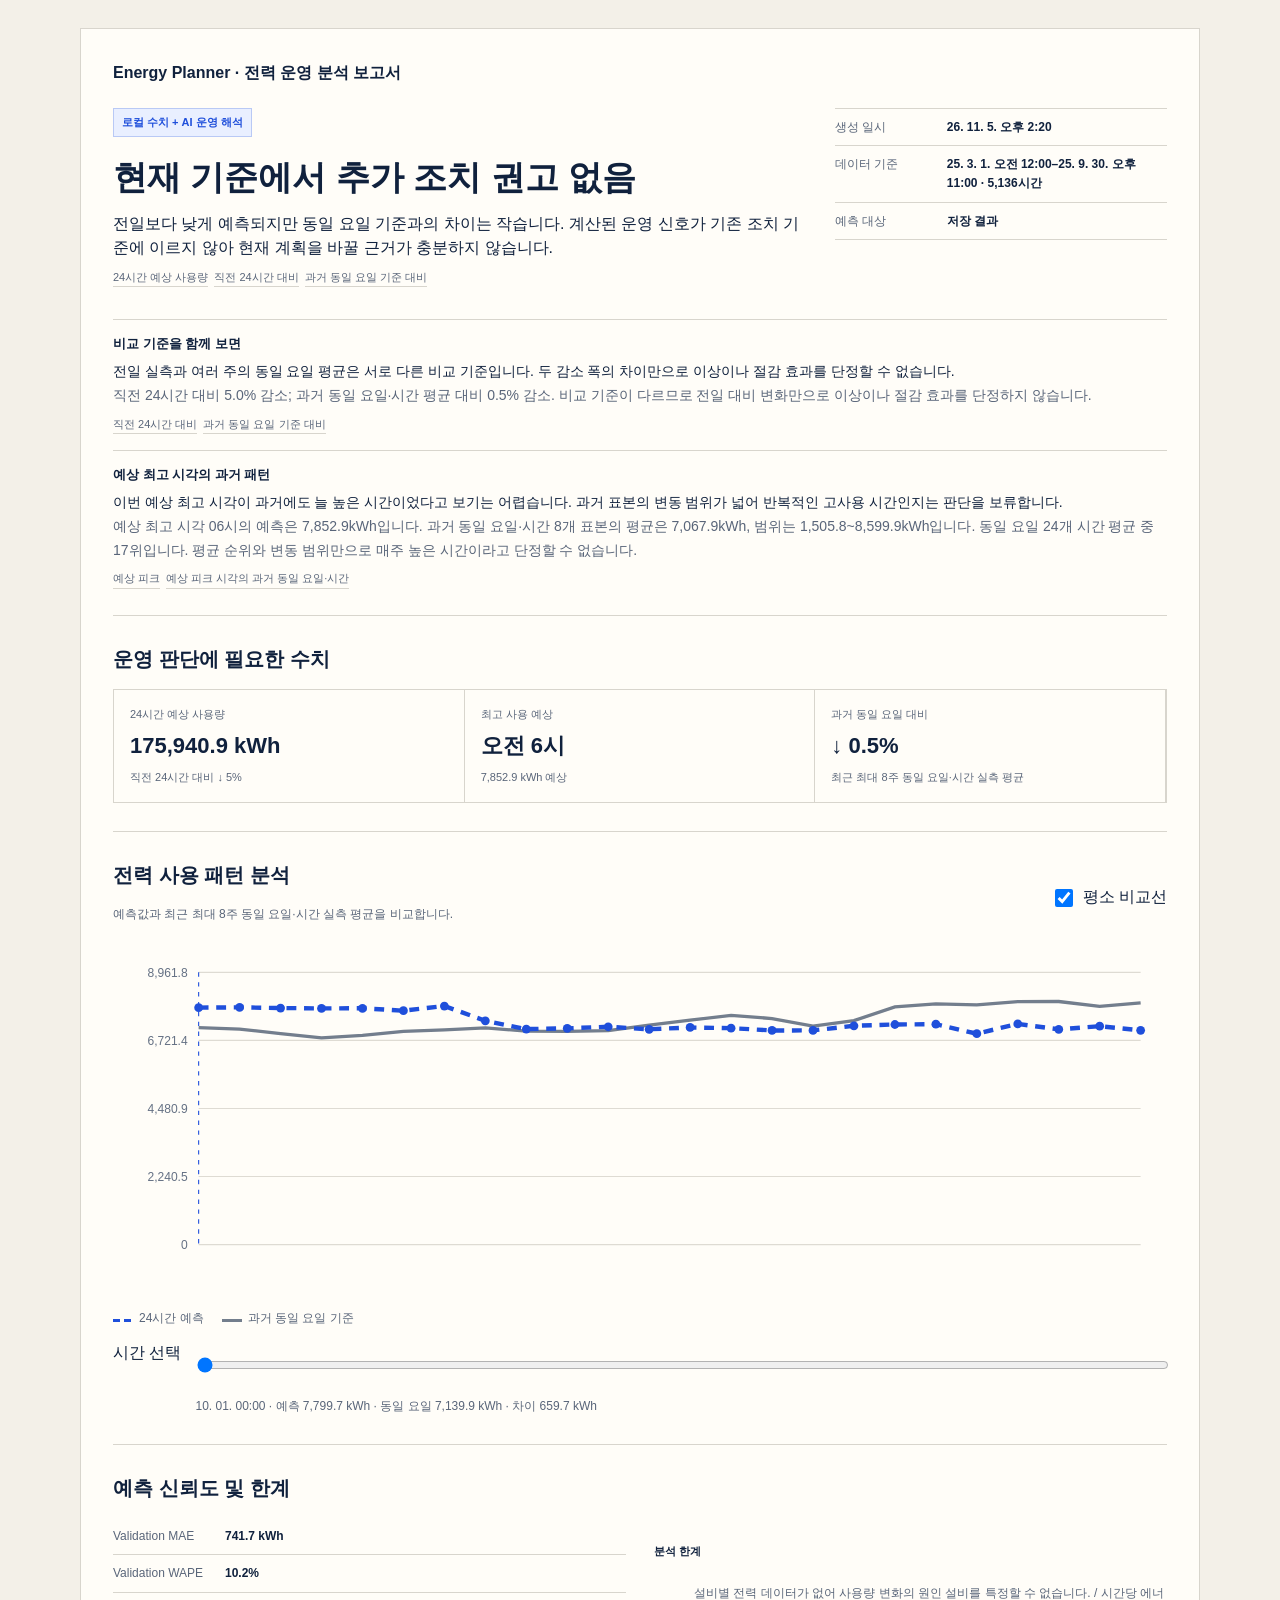
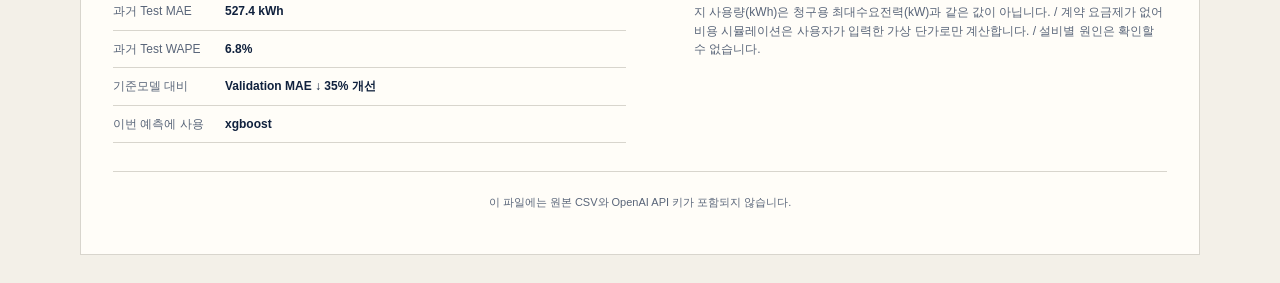
<file: analysis/report_observation_validation/no_action-export.html>
<!doctype html><html lang="ko"><head><meta charset="utf-8"><meta name="viewport" content="width=device-width,initial-scale=1"><meta name="theme-color" content="#f3f0e8"><title>Energy Planner 전력 운영 분석 보고서</title><style>
    [hidden]{display:none!important}.report-observations{grid-column:1/-1;margin:0;display:grid;gap:16px}.report-observations>div{border-top:1px solid var(--line);padding-top:14px}.report-observations dt{font-size:13px;font-weight:700;margin-bottom:6px}.report-observations dd{margin:0}.report-observations p{font-size:14px;line-height:1.7;margin:0 0 6px}.observation-facts{color:var(--sub)}.observation-evidence{display:flex;flex-wrap:wrap;gap:6px;margin-top:8px}.observation-evidence span{font-size:11px;color:var(--sub);border-bottom:1px solid var(--line)}
    :root{--ink:#10213d;--sub:#596579;--line:#d8d5cd;--bg:#f3f0e8;--paper:#fffdf8;--blue:#1f4fdb;--success:#087a55;--danger:#a93434}
    *{box-sizing:border-box}html{color-scheme:light}body{margin:0;background:var(--bg);color:var(--ink);font-family:Arial,"Malgun Gothic",sans-serif;line-height:1.55}main{width:min(1120px,calc(100% - 32px));margin:28px auto;background:var(--paper);border:1px solid var(--line);padding:32px}button,input,select{font:inherit}button,input,select{min-height:44px}.ai-report{display:block}.report-cover{display:grid;grid-template-columns:1.35fr .65fr;gap:32px;padding-bottom:26px;border-bottom:1px solid var(--line)}.report-badge{display:inline-block;border:1px solid #b9c9f5;background:#e9efff;color:var(--blue);padding:5px 8px;font-size:11px;font-weight:700}.report-cover h4{font-size:34px;margin:14px 0 8px}.report-cover p{margin:0}.report-meta{margin:0;border-top:1px solid var(--line)}.report-meta>div,.quality-grid dl>div{display:grid;grid-template-columns:100px 1fr;gap:12px;border-bottom:1px solid var(--line);padding:9px 0}.report-meta dt,.quality-grid dt{color:var(--sub);font-size:12px}.report-meta dd,.quality-grid dd{margin:0;font-size:12px;font-weight:700}.report-section{padding:28px 0;border-bottom:1px solid var(--line)}.report-section h5{margin:0 0 14px;font-size:20px}.report-section-heading{display:flex;justify-content:space-between;gap:16px}.report-section-heading p{color:var(--sub);font-size:12px}.report-metrics,.simulator-results{display:grid;grid-template-columns:repeat(3,1fr);border:1px solid var(--line)}.report-metrics>div,.simulator-results>div{padding:16px;border-right:1px solid var(--line)}.report-metrics span,.report-metrics small,.simulator-results span{display:block;color:var(--sub);font-size:11px}.report-metrics strong,.simulator-results strong{display:block;margin:6px 0;font-size:22px}.report-priority{padding:14px;background:#edf2ff}.chart-wrap{position:relative}.report-chart{display:block;width:100%;height:auto}.tooltip{position:absolute;top:8px;z-index:2;max-width:340px;background:var(--ink);color:#fff;padding:8px;font-size:11px}.chart-legend{display:flex;gap:18px;color:var(--sub);font-size:12px}.chart-legend i{display:inline-block;width:20px;height:3px;margin-right:6px}.chart-legend .forecast{background:repeating-linear-gradient(90deg,var(--blue) 0 7px,transparent 7px 11px)}.chart-legend .baseline{background:#737e8d}.forecast-scrubber{display:grid;grid-template-columns:auto 1fr;gap:8px 14px;margin-top:14px}.forecast-scrubber input{width:100%}.forecast-scrubber output{grid-column:2;color:var(--sub);font-size:12px}.recommendation-list{list-style:none;padding:0;border-top:1px solid var(--line)}.recommendation-list li{padding:16px 0;border-bottom:1px solid var(--line)}.recommendation-copy h6{font-size:15px;margin:0 0 6px}.recommendation-copy p{margin:4px 0;color:var(--sub);font-size:12px}.recommendation-action{color:var(--ink)!important;font-weight:700}.recommendation-evidence span{display:inline-block;border:1px solid #b9c9f5;padding:3px 6px;margin:4px 4px 0 0;font-size:10px}.simulator-grid{display:grid;grid-template-columns:repeat(5,1fr);gap:10px}.simulator-grid label{font-size:11px;color:var(--sub)}.simulator-grid input,.simulator-grid select{width:100%;margin-top:5px;border:1px solid var(--line);background:#fff;padding:8px}.simulator-results{margin-top:16px}.simulator-results p{grid-column:1/-1;margin:0;border-top:1px solid var(--line);padding:12px;font-size:12px}.simulator-saving strong{color:var(--success)}.inline-error{border-left:3px solid var(--danger);background:#fde8e5;color:var(--danger);padding:10px;margin-bottom:10px}.quality-grid{display:grid;grid-template-columns:1fr 1fr;gap:28px}.quality-grid dl{margin:0}.quality-grid ul{color:var(--sub);font-size:12px}.muted{color:var(--sub);font-size:12px}.status{border:1px solid var(--line);padding:6px 9px;font-size:11px}.report-privacy{display:none}.report-footer{margin-top:22px;color:var(--sub);font-size:11px;text-align:center}.series-toggle{display:flex;align-items:center;gap:7px}.series-toggle input{width:18px}.ai-footer-actions{display:none}
    @media(max-width:720px){main{width:100%;margin:0;border:0;padding:18px}.report-cover,.quality-grid{grid-template-columns:1fr}.report-metrics,.simulator-results,.simulator-grid{grid-template-columns:1fr}.report-metrics>div,.simulator-results>div{border-right:0;border-bottom:1px solid var(--line)}.report-section-heading{display:block}.forecast-scrubber{grid-template-columns:1fr}.forecast-scrubber output{grid-column:1}}
    @media print{@page{size:A4;margin:13mm}body{background:#fff}main{width:100%;margin:0;border:0;padding:0}.report-section{break-inside:avoid;padding:18px 0}.simulator-grid,.series-toggle,.forecast-scrubber{display:none}.report-chart{max-height:76mm}.recommendation-list li{break-inside:avoid}}
  </style></head><body><main><h1 style="font-size:16px;margin:0 0 22px">Energy Planner · 전력 운영 분석 보고서</h1><article id="ai-report" class="ai-report" aria-labelledby="report-summary-title">
            <header class="report-cover"><div><span id="report-source-badge" class="report-badge">로컬 수치 + AI 운영 해석</span><h4 id="report-summary-title">현재 기준에서 추가 조치 권고 없음</h4><p id="report-summary">전일보다 낮게 예측되지만 동일 요일 기준과의 차이는 작습니다. 계산된 운영 신호가 기존 조치 기준에 이르지 않아 현재 계획을 바꿀 근거가 충분하지 않습니다.</p><div id="report-summary-evidence" class="observation-evidence"><span>24시간 예상 사용량</span><span>직전 24시간 대비</span><span>과거 동일 요일 기준 대비</span></div></div><dl class="report-meta"><div><dt>생성 일시</dt><dd id="report-generated-at">26. 11. 5. 오후 2:20</dd></div><div><dt>데이터 기준</dt><dd id="report-data-period">25. 3. 1. 오전 12:00–25. 9. 30. 오후 11:00 · 5,136시간</dd></div><div><dt>예측 대상</dt><dd id="report-forecast-period">저장 결과</dd></div></dl>
              <dl class="report-observations"><div><dt>비교 기준을 함께 보면</dt><dd><p id="report-comparison-observation">전일 실측과 여러 주의 동일 요일 평균은 서로 다른 비교 기준입니다. 두 감소 폭의 차이만으로 이상이나 절감 효과를 단정할 수 없습니다.</p><p id="report-comparison-facts" class="observation-facts">직전 24시간 대비 5.0% 감소; 과거 동일 요일·시간 평균 대비 0.5% 감소. 비교 기준이 다르므로 전일 대비 변화만으로 이상이나 절감 효과를 단정하지 않습니다.</p><div id="report-comparison-evidence" class="observation-evidence"><span>직전 24시간 대비</span><span>과거 동일 요일 기준 대비</span></div></dd></div><div><dt>예상 최고 시각의 과거 패턴</dt><dd><p id="report-peak-observation">이번 예상 최고 시각이 과거에도 늘 높은 시간이었다고 보기는 어렵습니다. 과거 표본의 변동 범위가 넓어 반복적인 고사용 시간인지는 판단을 보류합니다.</p><p id="report-peak-facts" class="observation-facts">예상 최고 시각 06시의 예측은 7,852.9kWh입니다. 과거 동일 요일·시간 8개 표본의 평균은 7,067.9kWh, 범위는 1,505.8~8,599.9kWh입니다. 동일 요일 24개 시간 평균 중 17위입니다. 평균 순위와 변동 범위만으로 매주 높은 시간이라고 단정할 수 없습니다.</p><div id="report-peak-evidence" class="observation-evidence"><span>예상 피크</span><span>예상 피크 시각의 과거 동일 요일·시간</span></div></dd></div></dl>
            </header>
            <section class="report-section" aria-labelledby="report-metrics-title"><h5 id="report-metrics-title">운영 판단에 필요한 수치</h5><div class="report-metrics"><div><span>24시간 예상 사용량</span><strong id="report-total">175,940.9 kWh</strong><small id="report-total-change">직전 24시간 대비 ↓ 5%</small></div><div><span>최고 사용 예상</span><strong id="report-peak">오전 6시</strong><small id="report-peak-value">7,852.9 kWh 예상</small></div><div><span>과거 동일 요일 대비</span><strong id="report-comparison">↓ 0.5%</strong><small id="report-comparison-basis">최근 최대 8주 동일 요일·시간 실측 평균</small></div></div><p class="report-priority" hidden=""><span>우선 확인:</span><strong id="report-priority-action"></strong></p></section>
            <section class="report-section" aria-labelledby="report-chart-title"><div class="report-section-heading"><div><h5 id="report-chart-title">전력 사용 패턴 분석</h5><p id="report-chart-description">예측값과 최근 최대 8주 동일 요일·시간 실측 평균을 비교합니다.</p></div><label class="series-toggle" for="report-baseline-toggle"><input id="report-baseline-toggle" name="report_baseline_visible" type="checkbox" aria-controls="report-chart" checked=""> 평소 비교선</label></div><div class="chart-wrap report-chart-wrap"><svg id="report-chart" class="chart report-chart" viewBox="0 0 960 340" role="img" aria-label="시간별 예측과 동일 요일 기준선 비교 그래프"></svg><div id="report-chart-tooltip" class="tooltip forecast-tooltip" role="status" hidden=""></div></div><div class="chart-legend"><span><i class="forecast"></i>24시간 예측</span><span id="report-baseline-legend"><i class="baseline"></i>과거 동일 요일 기준</span></div><div class="forecast-scrubber"><label for="report-hour-slider">시간 선택</label><input id="report-hour-slider" name="report_hour" type="range" min="0" max="23" value="0" step="1" aria-controls="report-chart" aria-describedby="report-selected-value"><output id="report-selected-value" for="report-hour-slider">예측 결과를 선택해 확인하세요.</output></div></section>
            <section id="report-actions-section" class="report-section" aria-labelledby="report-recommendations-title" hidden=""><div class="report-section-heading"><div><h5 id="report-recommendations-title">권고하는 운영 조치</h5><p>기존 조치 기준을 충족한 항목만 중요도순 최대 3개 표시합니다.</p></div></div><ol id="report-recommendations" class="recommendation-list"></ol></section>
            <section class="report-section report-quality" aria-labelledby="report-quality-title"><h5 id="report-quality-title">예측 신뢰도 및 한계</h5><div class="quality-grid"><dl><div><dt>Validation MAE</dt><dd id="report-validation-mae">741.7 kWh</dd></div><div><dt>Validation WAPE</dt><dd id="report-validation-wape">10.2%</dd></div><div><dt>과거 Test MAE</dt><dd id="report-test-mae">527.4 kWh</dd></div><div><dt>과거 Test WAPE</dt><dd id="report-test-wape">6.8%</dd></div><div><dt>기준모델 대비</dt><dd id="report-baseline-performance">Validation MAE ↓ 35% 개선</dd></div><div><dt>이번 예측에 사용</dt><dd id="report-model">xgboost</dd></div></dl><div><h6>분석 한계</h6><ul id="report-limitations">설비별 전력 데이터가 없어 사용량 변화의 원인 설비를 특정할 수 없습니다. / 시간당 에너지 사용량(kWh)은 청구용 최대수요전력(kW)과 같은 값이 아닙니다. / 계약 요금제가 없어 비용 시뮬레이션은 사용자가 입력한 가상 단가로만 계산합니다. / 설비별 원인은 확인할 수 없습니다.</ul></div></div></section>
          </article><p class="report-footer">이 파일에는 원본 CSV와 OpenAI API 키가 포함되지 않습니다.</p></main><script id="report-data" type="application/json">{"report":{"version":3,"source":"local_quantitative_analysis","summary":"전일보다 낮게 예측되지만 동일 요일 기준과의 차이는 작습니다. 계산된 운영 신호가 기존 조치 기준에 이르지 않아 현재 계획을 바꿀 근거가 충분하지 않습니다.","decision":{"status":"no_action","title":"현재 기준에서 추가 조치 권고 없음"},"observation_evidence_ids":{"summary":["forecast_total","previous_24h_comparison","same_weekday_comparison"],"comparison":["previous_24h_comparison","same_weekday_comparison"],"peak_analysis":["forecast_peak","peak_historical_context"]},"evidence":[{"id":"forecast_total","label":"24시간 예상 사용량","value":175940.896484375,"unit":"kWh","basis":"저장된 모델의 24개 시간별 예측값 합계"},{"id":"forecast_peak","label":"예상 피크","value":7852.85009765625,"unit":"kWh","timestamp":"2025-09-30T21:00:00+00:00","basis":"24개 예측값 중 최댓값"},{"id":"peak_period_share","label":"연속 고사용 구간 비중","value":4.463345506684767,"unit":"%","start_timestamp":"2025-09-30T21:00:00+00:00","end_timestamp":"2025-09-30T21:00:00+00:00","hours":1,"reference_value":7718.1112060546875,"reference_unit":"kWh","basis":"24시간 예측값의 상위 사분위 기준 연속 구간"},{"id":"previous_24h_comparison","label":"직전 24시간 대비","value":-5.009404806899691,"unit":"%","reference_value":185219.28,"reference_unit":"kWh","basis":"업로드 데이터의 마지막 24시간 실측 합계와 비교"},{"id":"same_weekday_comparison","label":"과거 동일 요일 기준 대비","value":-0.46586507735608534,"unit":"%","reference_value":176764.38,"reference_unit":"kWh","basis":"최근 최대 8주 동일 요일·시간 실측 평균"},{"id":"same_weekday_largest_deviation","label":"동일 요일 기준 최대 시간별 편차","value":972.6946289062498,"unit":"kWh","absolute_value":972.6946289062498,"relative_percent":14.300021742066725,"timestamp":"2025-09-30T18:00:00+00:00","reference_value":6802.05,"reference_unit":"kWh","historical_minimum_kwh":1455.6,"historical_maximum_kwh":8335.68,"outside_historical_range":false,"basis":"과거 동일 요일·시간 평균과의 절대 편차가 가장 큰 시각"},{"id":"previous_24h_largest_change","label":"직전 24시간 대비 최대 시간별 변화","value":-1165.5845703124996,"unit":"kWh","absolute_value":1165.5845703124996,"relative_percent":-14.375025532934977,"timestamp":"2025-10-01T10:00:00+00:00","reference_value":8108.4,"reference_unit":"kWh","basis":"예측 24시간과 직전 실측 24시간을 시간 위치별로 비교"},{"id":"test_wape","label":"과거 Test WAPE","value":6.757680503246285,"unit":"%","basis":"모델 선택에 사용하지 않은 시간순 Test 구간"},{"id":"validation_mae","label":"Validation MAE","value":741.7076209174262,"unit":"kWh","basis":"시간순 Validation 구간의 선택 모델 평가"},{"id":"validation_wape","label":"Validation WAPE","value":10.223848378340193,"unit":"%","basis":"시간순 Validation 구간의 선택 모델 평가"},{"id":"peak_historical_context","label":"예상 피크 시각의 과거 동일 요일·시간","timestamp":"2025-09-30T21:00:00+00:00","value":7067.85,"unit":"kWh","sample_count":8,"historical_mean_rank":17,"historical_minimum_kwh":1505.76,"historical_maximum_kwh":8599.92,"forecast_kwh":7852.85009765625,"basis":"최대 최근 8개 동일 요일 표본의 평균·범위와 24개 시간 평균 순위. 반복적 고사용 여부를 확정하지 않음"}],"peak_analysis":{"timestamp":"2025-09-30T21:00:00+00:00","kwh":7852.85009765625,"finding":"24개 시간별 예측값 중 가장 높은 시점입니다.","observation":"예상 최고 시각 06시의 예측은 7,852.9kWh입니다. 과거 동일 요일·시간 8개 표본의 평균은 7,067.9kWh, 범위는 1,505.8~8,599.9kWh입니다. 동일 요일 24개 시간 평균 중 17위입니다. 평균 순위와 변동 범위만으로 매주 높은 시간이라고 단정할 수 없습니다.","historical_context":{"status":"available","sample_count":8,"mean_kwh":7067.85,"minimum_kwh":1505.76,"maximum_kwh":8599.92,"mean_rank_among_24_hours":17},"caution":"시간당 kWh 피크를 청구용 최대수요전력과 동일하게 해석하지 마세요.","high_usage_threshold_kwh":7718.1112060546875,"high_usage_segments":[{"start_timestamp":"2025-09-30T15:00:00+00:00","end_timestamp":"2025-09-30T19:00:00+00:00","hours":5,"total_kwh":38948.80712890625,"share_percent":22.137438143817363,"peak_timestamp":"2025-09-30T16:00:00+00:00","peak_kwh":7808.9150390625},{"start_timestamp":"2025-09-30T21:00:00+00:00","end_timestamp":"2025-09-30T21:00:00+00:00","hours":1,"total_kwh":7852.85009765625,"share_percent":4.463345506684767,"peak_timestamp":"2025-09-30T21:00:00+00:00","peak_kwh":7852.85009765625}],"peak_segment":{"start_timestamp":"2025-09-30T21:00:00+00:00","end_timestamp":"2025-09-30T21:00:00+00:00","hours":1,"total_kwh":7852.85009765625,"share_percent":4.463345506684767,"peak_timestamp":"2025-09-30T21:00:00+00:00","peak_kwh":7852.85009765625},"peak_segment_share_percent":4.463345506684767,"peak_to_average_ratio":1.0712029216043444,"ai_interpretation":"이번 예상 최고 시각이 과거에도 늘 높은 시간이었다고 보기는 어렵습니다. 과거 표본의 변동 범위가 넓어 반복적인 고사용 시간인지는 판단을 보류합니다."},"comparison":{"status":"available","finding":"과거 동일 요일·시간 평균보다 0.5% 낮게 예측되었습니다.","observation":"직전 24시간 대비 5.0% 감소; 과거 동일 요일·시간 평균 대비 0.5% 감소. 비교 기준이 다르므로 전일 대비 변화만으로 이상이나 절감 효과를 단정하지 않습니다.","method":"최근 최대 8주 동일 요일·시간 실측 평균","change_percent":-0.46586507735608534,"elevated_hours":[{"timestamp":"2025-09-30T18:00:00+00:00","forecast_kwh":7774.74462890625,"baseline_kwh":6802.05,"difference_kwh":972.6946289062498,"absolute_difference_kwh":972.6946289062498,"difference_percent":14.300021742066725,"absolute_difference_percent":14.300021742066725,"baseline_variance_kwh2":4614174.5823,"baseline_standard_deviation_kwh":2148.0629837832967,"baseline_minimum_kwh":1455.6,"baseline_maximum_kwh":8335.68,"baseline_range_kwh":6880.08,"outside_historical_range":false,"standardized_difference":0.4528240727807161},{"timestamp":"2025-09-30T19:00:00+00:00","forecast_kwh":7778.7314453125,"baseline_kwh":6887.94,"difference_kwh":890.7914453125004,"absolute_difference_kwh":890.7914453125004,"difference_percent":12.932624925776073,"absolute_difference_percent":12.932624925776073,"baseline_variance_kwh2":4680698.6844,"baseline_standard_deviation_kwh":2163.4922427408887,"baseline_minimum_kwh":1454.88,"baseline_maximum_kwh":8626.08,"baseline_range_kwh":7171.2,"outside_historical_range":false,"standardized_difference":0.4117377579241851},{"timestamp":"2025-09-30T17:00:00+00:00","forecast_kwh":7786.7373046875,"baseline_kwh":6942.419999999999,"difference_kwh":844.3173046875008,"absolute_difference_kwh":844.3173046875008,"difference_percent":12.161714570531615,"absolute_difference_percent":12.161714570531615,"baseline_variance_kwh2":4677251.1515999995,"baseline_standard_deviation_kwh":2162.69534414813,"baseline_minimum_kwh":1473.12,"baseline_maximum_kwh":8442.48,"baseline_range_kwh":6969.36,"outside_historical_range":false,"standardized_difference":0.3904004819597331}],"hourly_differences":[{"timestamp":"2025-09-30T15:00:00+00:00","forecast_kwh":7799.6787109375,"baseline_kwh":7139.9400000000005,"difference_kwh":659.7387109374995,"absolute_difference_kwh":659.7387109374995,"difference_percent":9.240115616342706,"absolute_difference_percent":9.240115616342706,"baseline_variance_kwh2":5008437.010799999,"baseline_standard_deviation_kwh":2237.953755286288,"baseline_minimum_kwh":1473.6,"baseline_maximum_kwh":8790.96,"baseline_range_kwh":7317.359999999999,"outside_historical_range":false,"standardized_difference":0.2947955065555423},{"timestamp":"2025-09-30T16:00:00+00:00","forecast_kwh":7808.9150390625,"baseline_kwh":7094.55,"difference_kwh":714.3650390624998,"absolute_difference_kwh":714.3650390624998,"difference_percent":10.06920860466837,"absolute_difference_percent":10.06920860466837,"baseline_variance_kwh2":5030538.435900001,"baseline_standard_deviation_kwh":2242.886184339277,"baseline_minimum_kwh":1480.32,"baseline_maximum_kwh":8751.12,"baseline_range_kwh":7270.800000000001,"outside_historical_range":false,"standardized_difference":0.3185025812056272},{"timestamp":"2025-09-30T17:00:00+00:00","forecast_kwh":7786.7373046875,"baseline_kwh":6942.419999999999,"difference_kwh":844.3173046875008,"absolute_difference_kwh":844.3173046875008,"difference_percent":12.161714570531615,"absolute_difference_percent":12.161714570531615,"baseline_variance_kwh2":4677251.1515999995,"baseline_standard_deviation_kwh":2162.69534414813,"baseline_minimum_kwh":1473.12,"baseline_maximum_kwh":8442.48,"baseline_range_kwh":6969.36,"outside_historical_range":false,"standardized_difference":0.3904004819597331},{"timestamp":"2025-09-30T18:00:00+00:00","forecast_kwh":7774.74462890625,"baseline_kwh":6802.05,"difference_kwh":972.6946289062498,"absolute_difference_kwh":972.6946289062498,"difference_percent":14.300021742066725,"absolute_difference_percent":14.300021742066725,"baseline_variance_kwh2":4614174.5823,"baseline_standard_deviation_kwh":2148.0629837832967,"baseline_minimum_kwh":1455.6,"baseline_maximum_kwh":8335.68,"baseline_range_kwh":6880.08,"outside_historical_range":false,"standardized_difference":0.4528240727807161},{"timestamp":"2025-09-30T19:00:00+00:00","forecast_kwh":7778.7314453125,"baseline_kwh":6887.94,"difference_kwh":890.7914453125004,"absolute_difference_kwh":890.7914453125004,"difference_percent":12.932624925776073,"absolute_difference_percent":12.932624925776073,"baseline_variance_kwh2":4680698.6844,"baseline_standard_deviation_kwh":2163.4922427408887,"baseline_minimum_kwh":1454.88,"baseline_maximum_kwh":8626.08,"baseline_range_kwh":7171.2,"outside_historical_range":false,"standardized_difference":0.4117377579241851},{"timestamp":"2025-09-30T20:00:00+00:00","forecast_kwh":7699.2333984375,"baseline_kwh":7018.53,"difference_kwh":680.7033984375003,"absolute_difference_kwh":680.7033984375003,"difference_percent":9.69866052346432,"absolute_difference_percent":9.69866052346432,"baseline_variance_kwh2":4810294.460699999,"baseline_standard_deviation_kwh":2193.238350179934,"baseline_minimum_kwh":1469.76,"baseline_maximum_kwh":8532.48,"baseline_range_kwh":7062.719999999999,"outside_historical_range":false,"standardized_difference":0.3103645339694407},{"timestamp":"2025-09-30T21:00:00+00:00","forecast_kwh":7852.85009765625,"baseline_kwh":7067.85,"difference_kwh":785.0000976562496,"absolute_difference_kwh":785.0000976562496,"difference_percent":11.106632110984947,"absolute_difference_percent":11.106632110984947,"baseline_variance_kwh2":4873135.1175,"baseline_standard_deviation_kwh":2207.5178634611316,"baseline_minimum_kwh":1505.76,"baseline_maximum_kwh":8599.92,"baseline_range_kwh":7094.16,"outside_historical_range":false,"standardized_difference":0.35560305565340283},{"timestamp":"2025-09-30T22:00:00+00:00","forecast_kwh":7365.603515625,"baseline_kwh":7130.82,"difference_kwh":234.7835156250003,"absolute_difference_kwh":234.7835156250003,"difference_percent":3.292517769695495,"absolute_difference_percent":3.292517769695495,"baseline_variance_kwh2":4762764.212400001,"baseline_standard_deviation_kwh":2182.3758183227746,"baseline_minimum_kwh":1574.4,"baseline_maximum_kwh":8626.56,"baseline_range_kwh":7052.16,"outside_historical_range":false,"standardized_difference":0.10758161525334299},{"timestamp":"2025-09-30T23:00:00+00:00","forecast_kwh":7093.2822265625,"baseline_kwh":7026.33,"difference_kwh":66.95222656250007,"absolute_difference_kwh":66.95222656250007,"difference_percent":0.9528762036867052,"absolute_difference_percent":0.9528762036867052,"baseline_variance_kwh2":4293775.0647,"baseline_standard_deviation_kwh":2072.142626534187,"baseline_minimum_kwh":1669.68,"baseline_maximum_kwh":8274.72,"baseline_range_kwh":6605.039999999999,"outside_historical_range":false,"standardized_difference":0.032310626549139944},{"timestamp":"2025-10-01T00:00:00+00:00","forecast_kwh":7118.1708984375,"baseline_kwh":7016.639999999999,"difference_kwh":101.53089843750058,"absolute_difference_kwh":101.53089843750058,"difference_percent":1.447001676550323,"absolute_difference_percent":1.447001676550323,"baseline_variance_kwh2":3469285.656000001,"baseline_standard_deviation_kwh":1862.6018511748562,"baseline_minimum_kwh":2162.64,"baseline_maximum_kwh":8321.04,"baseline_range_kwh":6158.4000000000015,"outside_historical_range":false,"standardized_difference":0.05451025315660396},{"timestamp":"2025-10-01T01:00:00+00:00","forecast_kwh":7169.96630859375,"baseline_kwh":7045.59,"difference_kwh":124.37630859374985,"absolute_difference_kwh":124.37630859374985,"difference_percent":1.76530721477903,"absolute_difference_percent":1.76530721477903,"baseline_variance_kwh2":2510777.9942999994,"baseline_standard_deviation_kwh":1584.543465576126,"baseline_minimum_kwh":2938.8,"baseline_maximum_kwh":8237.52,"baseline_range_kwh":5298.72,"outside_historical_range":false,"standardized_difference":0.07849346597035615},{"timestamp":"2025-10-01T02:00:00+00:00","forecast_kwh":7087.19091796875,"baseline_kwh":7222.23,"difference_kwh":-135.03908203124956,"absolute_difference_kwh":135.03908203124956,"difference_percent":-1.8697698914497265,"absolute_difference_percent":1.8697698914497265,"baseline_variance_kwh2":2630004.2775,"baseline_standard_deviation_kwh":1621.7287928318963,"baseline_minimum_kwh":3012.96,"baseline_maximum_kwh":8334.24,"baseline_range_kwh":5321.28,"outside_historical_range":false,"standardized_difference":-0.08326859745484418},{"timestamp":"2025-10-01T03:00:00+00:00","forecast_kwh":7146.92919921875,"baseline_kwh":7385.34,"difference_kwh":-238.41080078125015,"absolute_difference_kwh":238.41080078125015,"difference_percent":-3.228162830435026,"absolute_difference_percent":3.228162830435026,"baseline_variance_kwh2":2907969.2028000006,"baseline_standard_deviation_kwh":1705.2768698366845,"baseline_minimum_kwh":2948.16,"baseline_maximum_kwh":8549.52,"baseline_range_kwh":5601.360000000001,"outside_historical_range":false,"standardized_difference":-0.13980767874021707},{"timestamp":"2025-10-01T04:00:00+00:00","forecast_kwh":7124.39892578125,"baseline_kwh":7543.23,"difference_kwh":-418.83107421874956,"absolute_difference_kwh":418.83107421874956,"difference_percent":-5.55241023034893,"absolute_difference_percent":5.55241023034893,"baseline_variance_kwh2":2238475.4991,"baseline_standard_deviation_kwh":1496.153568020342,"baseline_minimum_kwh":3636,"baseline_maximum_kwh":8479.2,"baseline_range_kwh":4843.200000000001,"outside_historical_range":false,"standardized_difference":-0.27993855923020805},{"timestamp":"2025-10-01T05:00:00+00:00","forecast_kwh":7047.96875,"baseline_kwh":7441.5599999999995,"difference_kwh":-393.5912499999995,"absolute_difference_kwh":393.5912499999995,"difference_percent":-5.289095969124747,"absolute_difference_percent":5.289095969124747,"baseline_variance_kwh2":2048447.4768,"baseline_standard_deviation_kwh":1431.2398390207002,"baseline_minimum_kwh":3753.12,"baseline_maximum_kwh":8630.4,"baseline_range_kwh":4877.28,"outside_historical_range":false,"standardized_difference":-0.27500020560446886},{"timestamp":"2025-10-01T06:00:00+00:00","forecast_kwh":7050.79248046875,"baseline_kwh":7189.110000000001,"difference_kwh":-138.31751953125058,"absolute_difference_kwh":138.31751953125058,"difference_percent":-1.9239866900249207,"absolute_difference_percent":1.9239866900249207,"baseline_variance_kwh2":1816421.2263000002,"baseline_standard_deviation_kwh":1347.7467218657964,"baseline_minimum_kwh":3801.84,"baseline_maximum_kwh":8509.68,"baseline_range_kwh":4707.84,"outside_historical_range":false,"standardized_difference":-0.1026287189478497},{"timestamp":"2025-10-01T07:00:00+00:00","forecast_kwh":7201.73193359375,"baseline_kwh":7372.83,"difference_kwh":-171.09806640624993,"absolute_difference_kwh":171.09806640624993,"difference_percent":-2.320656605485952,"absolute_difference_percent":2.320656605485952,"baseline_variance_kwh2":1779460.7966999998,"baseline_standard_deviation_kwh":1333.9643161269344,"baseline_minimum_kwh":4039.92,"baseline_maximum_kwh":8688,"baseline_range_kwh":4648.08,"outside_historical_range":false,"standardized_difference":-0.128262851065627},{"timestamp":"2025-10-01T08:00:00+00:00","forecast_kwh":7244.6962890625,"baseline_kwh":7822.14,"difference_kwh":-577.4437109375003,"absolute_difference_kwh":577.4437109375003,"difference_percent":-7.382170492186285,"absolute_difference_percent":7.382170492186285,"baseline_variance_kwh2":1403910.6443999999,"baseline_standard_deviation_kwh":1184.867353082192,"baseline_minimum_kwh":4909.68,"baseline_maximum_kwh":8766,"baseline_range_kwh":3856.3199999999997,"outside_historical_range":false,"standardized_difference":-0.487348823845469},{"timestamp":"2025-10-01T09:00:00+00:00","forecast_kwh":7253.68896484375,"baseline_kwh":7923.119999999999,"difference_kwh":-669.431035156249,"absolute_difference_kwh":669.431035156249,"difference_percent":-8.449083633167856,"absolute_difference_percent":8.449083633167856,"baseline_variance_kwh2":920578.32,"baseline_standard_deviation_kwh":959.4677274405846,"baseline_minimum_kwh":5519.76,"baseline_maximum_kwh":8679.84,"baseline_range_kwh":3160.08,"outside_historical_range":false,"standardized_difference":-0.6977108411368675},{"timestamp":"2025-10-01T10:00:00+00:00","forecast_kwh":6942.8154296875,"baseline_kwh":7888.710000000001,"difference_kwh":-945.894570312501,"absolute_difference_kwh":945.894570312501,"difference_percent":-11.990484760024147,"absolute_difference_percent":11.990484760024147,"baseline_variance_kwh2":815296.2183000002,"baseline_standard_deviation_kwh":902.9375495016254,"baseline_minimum_kwh":5563.44,"baseline_maximum_kwh":8694.72,"baseline_range_kwh":3131.2799999999997,"outside_historical_range":false,"standardized_difference":-1.0475747418352306},{"timestamp":"2025-10-01T11:00:00+00:00","forecast_kwh":7264.29931640625,"baseline_kwh":8000.04,"difference_kwh":-735.74068359375,"absolute_difference_kwh":735.74068359375,"difference_percent":-9.196712561359067,"absolute_difference_percent":9.196712561359067,"baseline_variance_kwh2":509887.59840000013,"baseline_standard_deviation_kwh":714.0641416567563,"baseline_minimum_kwh":6190.32,"baseline_maximum_kwh":8562.72,"baseline_range_kwh":2372.3999999999996,"outside_historical_range":false,"standardized_difference":-1.030356575372487},{"timestamp":"2025-10-01T12:00:00+00:00","forecast_kwh":7084.4931640625,"baseline_kwh":8001.63,"difference_kwh":-917.1368359375001,"absolute_difference_kwh":917.1368359375001,"difference_percent":-11.461875092168722,"absolute_difference_percent":11.461875092168722,"baseline_variance_kwh2":246346.39350000018,"baseline_standard_deviation_kwh":496.3329462165495,"baseline_minimum_kwh":6740.16,"baseline_maximum_kwh":8453.28,"baseline_range_kwh":1713.1200000000008,"outside_historical_range":false,"standardized_difference":-1.8478258252422244},{"timestamp":"2025-10-01T13:00:00+00:00","forecast_kwh":7190.1337890625,"baseline_kwh":7842.84,"difference_kwh":-652.7062109375001,"absolute_difference_kwh":652.7062109375001,"difference_percent":-8.32231960536617,"absolute_difference_percent":8.32231960536617,"baseline_variance_kwh2":358511.96160000004,"baseline_standard_deviation_kwh":598.7586839453771,"baseline_minimum_kwh":6609.36,"baseline_maximum_kwh":8586,"baseline_range_kwh":1976.6400000000003,"outside_historical_range":false,"standardized_difference":-1.090098947102777},{"timestamp":"2025-10-01T14:00:00+00:00","forecast_kwh":7053.84375,"baseline_kwh":7958.9400000000005,"difference_kwh":-905.0962500000005,"absolute_difference_kwh":905.0962500000005,"difference_percent":-11.372070275689984,"absolute_difference_percent":11.372070275689984,"baseline_variance_kwh2":187695.06839999981,"baseline_standard_deviation_kwh":433.2378889247798,"baseline_minimum_kwh":6983.52,"baseline_maximum_kwh":8490.96,"baseline_range_kwh":1507.4399999999987,"outside_historical_range":false,"standardized_difference":-2.089143800987236}],"largest_absolute_deviation":{"timestamp":"2025-09-30T18:00:00+00:00","forecast_kwh":7774.74462890625,"baseline_kwh":6802.05,"difference_kwh":972.6946289062498,"absolute_difference_kwh":972.6946289062498,"difference_percent":14.300021742066725,"absolute_difference_percent":14.300021742066725,"baseline_variance_kwh2":4614174.5823,"baseline_standard_deviation_kwh":2148.0629837832967,"baseline_minimum_kwh":1455.6,"baseline_maximum_kwh":8335.68,"baseline_range_kwh":6880.08,"outside_historical_range":false,"standardized_difference":0.4528240727807161},"variability":{"status":"available","average_variance_kwh2":2774755.7106,"maximum_range_kwh":7317.359999999999,"hourly_statistics":[{"timestamp":"2025-10-01T00:00:00+09:00","sample_count":8,"mean_kwh":7139.9400000000005,"variance_kwh2":5008437.010799999,"standard_deviation_kwh":2237.953755286288,"minimum_kwh":1473.6,"maximum_kwh":8790.96,"range_kwh":7317.359999999999},{"timestamp":"2025-10-01T01:00:00+09:00","sample_count":8,"mean_kwh":7094.55,"variance_kwh2":5030538.435900001,"standard_deviation_kwh":2242.886184339277,"minimum_kwh":1480.32,"maximum_kwh":8751.12,"range_kwh":7270.800000000001},{"timestamp":"2025-10-01T02:00:00+09:00","sample_count":8,"mean_kwh":6942.419999999999,"variance_kwh2":4677251.1515999995,"standard_deviation_kwh":2162.69534414813,"minimum_kwh":1473.12,"maximum_kwh":8442.48,"range_kwh":6969.36},{"timestamp":"2025-10-01T03:00:00+09:00","sample_count":8,"mean_kwh":6802.05,"variance_kwh2":4614174.5823,"standard_deviation_kwh":2148.0629837832967,"minimum_kwh":1455.6,"maximum_kwh":8335.68,"range_kwh":6880.08},{"timestamp":"2025-10-01T04:00:00+09:00","sample_count":8,"mean_kwh":6887.94,"variance_kwh2":4680698.6844,"standard_deviation_kwh":2163.4922427408887,"minimum_kwh":1454.88,"maximum_kwh":8626.08,"range_kwh":7171.2},{"timestamp":"2025-10-01T05:00:00+09:00","sample_count":8,"mean_kwh":7018.53,"variance_kwh2":4810294.460699999,"standard_deviation_kwh":2193.238350179934,"minimum_kwh":1469.76,"maximum_kwh":8532.48,"range_kwh":7062.719999999999},{"timestamp":"2025-10-01T06:00:00+09:00","sample_count":8,"mean_kwh":7067.85,"variance_kwh2":4873135.1175,"standard_deviation_kwh":2207.5178634611316,"minimum_kwh":1505.76,"maximum_kwh":8599.92,"range_kwh":7094.16},{"timestamp":"2025-10-01T07:00:00+09:00","sample_count":8,"mean_kwh":7130.82,"variance_kwh2":4762764.212400001,"standard_deviation_kwh":2182.3758183227746,"minimum_kwh":1574.4,"maximum_kwh":8626.56,"range_kwh":7052.16},{"timestamp":"2025-10-01T08:00:00+09:00","sample_count":8,"mean_kwh":7026.33,"variance_kwh2":4293775.0647,"standard_deviation_kwh":2072.142626534187,"minimum_kwh":1669.68,"maximum_kwh":8274.72,"range_kwh":6605.039999999999},{"timestamp":"2025-10-01T09:00:00+09:00","sample_count":8,"mean_kwh":7016.639999999999,"variance_kwh2":3469285.656000001,"standard_deviation_kwh":1862.6018511748562,"minimum_kwh":2162.64,"maximum_kwh":8321.04,"range_kwh":6158.4000000000015},{"timestamp":"2025-10-01T10:00:00+09:00","sample_count":8,"mean_kwh":7045.59,"variance_kwh2":2510777.9942999994,"standard_deviation_kwh":1584.543465576126,"minimum_kwh":2938.8,"maximum_kwh":8237.52,"range_kwh":5298.72},{"timestamp":"2025-10-01T11:00:00+09:00","sample_count":8,"mean_kwh":7222.23,"variance_kwh2":2630004.2775,"standard_deviation_kwh":1621.7287928318963,"minimum_kwh":3012.96,"maximum_kwh":8334.24,"range_kwh":5321.28},{"timestamp":"2025-10-01T12:00:00+09:00","sample_count":8,"mean_kwh":7385.34,"variance_kwh2":2907969.2028000006,"standard_deviation_kwh":1705.2768698366845,"minimum_kwh":2948.16,"maximum_kwh":8549.52,"range_kwh":5601.360000000001},{"timestamp":"2025-10-01T13:00:00+09:00","sample_count":8,"mean_kwh":7543.23,"variance_kwh2":2238475.4991,"standard_deviation_kwh":1496.153568020342,"minimum_kwh":3636,"maximum_kwh":8479.2,"range_kwh":4843.200000000001},{"timestamp":"2025-10-01T14:00:00+09:00","sample_count":8,"mean_kwh":7441.5599999999995,"variance_kwh2":2048447.4768,"standard_deviation_kwh":1431.2398390207002,"minimum_kwh":3753.12,"maximum_kwh":8630.4,"range_kwh":4877.28},{"timestamp":"2025-10-01T15:00:00+09:00","sample_count":8,"mean_kwh":7189.110000000001,"variance_kwh2":1816421.2263000002,"standard_deviation_kwh":1347.7467218657964,"minimum_kwh":3801.84,"maximum_kwh":8509.68,"range_kwh":4707.84},{"timestamp":"2025-10-01T16:00:00+09:00","sample_count":8,"mean_kwh":7372.83,"variance_kwh2":1779460.7966999998,"standard_deviation_kwh":1333.9643161269344,"minimum_kwh":4039.92,"maximum_kwh":8688,"range_kwh":4648.08},{"timestamp":"2025-10-01T17:00:00+09:00","sample_count":8,"mean_kwh":7822.14,"variance_kwh2":1403910.6443999999,"standard_deviation_kwh":1184.867353082192,"minimum_kwh":4909.68,"maximum_kwh":8766,"range_kwh":3856.3199999999997},{"timestamp":"2025-10-01T18:00:00+09:00","sample_count":8,"mean_kwh":7923.119999999999,"variance_kwh2":920578.32,"standard_deviation_kwh":959.4677274405846,"minimum_kwh":5519.76,"maximum_kwh":8679.84,"range_kwh":3160.08},{"timestamp":"2025-10-01T19:00:00+09:00","sample_count":8,"mean_kwh":7888.710000000001,"variance_kwh2":815296.2183000002,"standard_deviation_kwh":902.9375495016254,"minimum_kwh":5563.44,"maximum_kwh":8694.72,"range_kwh":3131.2799999999997},{"timestamp":"2025-10-01T20:00:00+09:00","sample_count":8,"mean_kwh":8000.04,"variance_kwh2":509887.59840000013,"standard_deviation_kwh":714.0641416567563,"minimum_kwh":6190.32,"maximum_kwh":8562.72,"range_kwh":2372.3999999999996},{"timestamp":"2025-10-01T21:00:00+09:00","sample_count":8,"mean_kwh":8001.63,"variance_kwh2":246346.39350000018,"standard_deviation_kwh":496.3329462165495,"minimum_kwh":6740.16,"maximum_kwh":8453.28,"range_kwh":1713.1200000000008},{"timestamp":"2025-10-01T22:00:00+09:00","sample_count":8,"mean_kwh":7842.84,"variance_kwh2":358511.96160000004,"standard_deviation_kwh":598.7586839453771,"minimum_kwh":6609.36,"maximum_kwh":8586,"range_kwh":1976.6400000000003},{"timestamp":"2025-10-01T23:00:00+09:00","sample_count":8,"mean_kwh":7958.9400000000005,"variance_kwh2":187695.06839999981,"standard_deviation_kwh":433.2378889247798,"minimum_kwh":6983.52,"maximum_kwh":8490.96,"range_kwh":1507.4399999999987}]},"ai_interpretation":"전일 실측과 여러 주의 동일 요일 평균은 서로 다른 비교 기준입니다. 두 감소 폭의 차이만으로 이상이나 절감 효과를 단정할 수 없습니다."},"previous_24h_comparison":{"status":"available","hourly_differences":[{"timestamp":"2025-09-30T15:00:00+00:00","forecast_kwh":7799.6787109375,"previous_kwh":7671.36,"difference_kwh":128.31871093750033,"absolute_difference_kwh":128.31871093750033,"difference_percent":1.6726983342914468,"absolute_difference_percent":1.6726983342914468},{"timestamp":"2025-09-30T16:00:00+00:00","forecast_kwh":7808.9150390625,"previous_kwh":7889.04,"difference_kwh":-80.12496093749996,"absolute_difference_kwh":80.12496093749996,"difference_percent":-1.0156490642397549,"absolute_difference_percent":1.0156490642397549},{"timestamp":"2025-09-30T17:00:00+00:00","forecast_kwh":7786.7373046875,"previous_kwh":7735.44,"difference_kwh":51.2973046875004,"absolute_difference_kwh":51.2973046875004,"difference_percent":0.6631465655153477,"absolute_difference_percent":0.6631465655153477},{"timestamp":"2025-09-30T18:00:00+00:00","forecast_kwh":7774.74462890625,"previous_kwh":8009.04,"difference_kwh":-234.29537109374996,"absolute_difference_kwh":234.29537109374996,"difference_percent":-2.9253864519811357,"absolute_difference_percent":2.9253864519811357},{"timestamp":"2025-09-30T19:00:00+00:00","forecast_kwh":7778.7314453125,"previous_kwh":8092.56,"difference_kwh":-313.8285546875004,"absolute_difference_kwh":313.8285546875004,"difference_percent":-3.877988605428942,"absolute_difference_percent":3.877988605428942},{"timestamp":"2025-09-30T20:00:00+00:00","forecast_kwh":7699.2333984375,"previous_kwh":8109.36,"difference_kwh":-410.1266015624997,"absolute_difference_kwh":410.1266015624997,"difference_percent":-5.057447216087333,"absolute_difference_percent":5.057447216087333},{"timestamp":"2025-09-30T21:00:00+00:00","forecast_kwh":7852.85009765625,"previous_kwh":8157.6,"difference_kwh":-304.74990234375036,"absolute_difference_kwh":304.74990234375036,"difference_percent":-3.73577893429134,"absolute_difference_percent":3.73577893429134},{"timestamp":"2025-09-30T22:00:00+00:00","forecast_kwh":7365.603515625,"previous_kwh":8053.2,"difference_kwh":-687.5964843749998,"absolute_difference_kwh":687.5964843749998,"difference_percent":-8.538177176464012,"absolute_difference_percent":8.538177176464012},{"timestamp":"2025-09-30T23:00:00+00:00","forecast_kwh":7093.2822265625,"previous_kwh":8031.6,"difference_kwh":-938.3177734375004,"absolute_difference_kwh":938.3177734375004,"difference_percent":-11.682825009182483,"absolute_difference_percent":11.682825009182483},{"timestamp":"2025-10-01T00:00:00+00:00","forecast_kwh":7118.1708984375,"previous_kwh":7797.6,"difference_kwh":-679.4291015625004,"absolute_difference_kwh":679.4291015625004,"difference_percent":-8.713310525834876,"absolute_difference_percent":8.713310525834876},{"timestamp":"2025-10-01T01:00:00+00:00","forecast_kwh":7169.96630859375,"previous_kwh":7625.76,"difference_kwh":-455.7936914062502,"absolute_difference_kwh":455.7936914062502,"difference_percent":-5.97702643941391,"absolute_difference_percent":5.97702643941391},{"timestamp":"2025-10-01T02:00:00+00:00","forecast_kwh":7087.19091796875,"previous_kwh":7965.84,"difference_kwh":-878.6490820312501,"absolute_difference_kwh":878.6490820312501,"difference_percent":-11.030212532906136,"absolute_difference_percent":11.030212532906136},{"timestamp":"2025-10-01T03:00:00+00:00","forecast_kwh":7146.92919921875,"previous_kwh":8042.64,"difference_kwh":-895.7108007812503,"absolute_difference_kwh":895.7108007812503,"difference_percent":-11.137024668283676,"absolute_difference_percent":11.137024668283676},{"timestamp":"2025-10-01T04:00:00+00:00","forecast_kwh":7124.39892578125,"previous_kwh":7381.2,"difference_kwh":-256.8010742187498,"absolute_difference_kwh":256.8010742187498,"difference_percent":-3.479123641396383,"absolute_difference_percent":3.479123641396383},{"timestamp":"2025-10-01T05:00:00+00:00","forecast_kwh":7047.96875,"previous_kwh":7001.52,"difference_kwh":46.44874999999956,"absolute_difference_kwh":46.44874999999956,"difference_percent":0.6634095167906335,"absolute_difference_percent":0.6634095167906335},{"timestamp":"2025-10-01T06:00:00+00:00","forecast_kwh":7050.79248046875,"previous_kwh":6724.08,"difference_kwh":326.7124804687501,"absolute_difference_kwh":326.7124804687501,"difference_percent":4.858842852386499,"absolute_difference_percent":4.858842852386499},{"timestamp":"2025-10-01T07:00:00+00:00","forecast_kwh":7201.73193359375,"previous_kwh":7060.08,"difference_kwh":141.65193359375007,"absolute_difference_kwh":141.65193359375007,"difference_percent":2.0063785905223464,"absolute_difference_percent":2.0063785905223464},{"timestamp":"2025-10-01T08:00:00+00:00","forecast_kwh":7244.6962890625,"previous_kwh":7286.88,"difference_kwh":-42.18371093750011,"absolute_difference_kwh":42.18371093750011,"difference_percent":-0.578899486988946,"absolute_difference_percent":0.578899486988946},{"timestamp":"2025-10-01T09:00:00+00:00","forecast_kwh":7253.68896484375,"previous_kwh":7902.72,"difference_kwh":-649.0310351562503,"absolute_difference_kwh":649.0310351562503,"difference_percent":-8.212755040748632,"absolute_difference_percent":8.212755040748632},{"timestamp":"2025-10-01T10:00:00+00:00","forecast_kwh":6942.8154296875,"previous_kwh":8108.4,"difference_kwh":-1165.5845703124996,"absolute_difference_kwh":1165.5845703124996,"difference_percent":-14.375025532934977,"absolute_difference_percent":14.375025532934977},{"timestamp":"2025-10-01T11:00:00+00:00","forecast_kwh":7264.29931640625,"previous_kwh":7907.04,"difference_kwh":-642.74068359375,"absolute_difference_kwh":642.74068359375,"difference_percent":-8.128714203972029,"absolute_difference_percent":8.128714203972029},{"timestamp":"2025-10-01T12:00:00+00:00","forecast_kwh":7084.4931640625,"previous_kwh":7117.44,"difference_kwh":-32.9468359374996,"absolute_difference_kwh":32.9468359374996,"difference_percent":-0.46290289679294244,"absolute_difference_percent":0.46290289679294244},{"timestamp":"2025-10-01T13:00:00+00:00","forecast_kwh":7190.1337890625,"previous_kwh":7783.2,"difference_kwh":-593.0662109374998,"absolute_difference_kwh":593.0662109374998,"difference_percent":-7.619824891272225,"absolute_difference_percent":7.619824891272225},{"timestamp":"2025-10-01T14:00:00+00:00","forecast_kwh":7053.84375,"previous_kwh":7765.68,"difference_kwh":-711.8362500000003,"absolute_difference_kwh":711.8362500000003,"difference_percent":-9.166438096856943,"absolute_difference_percent":9.166438096856943}],"major_change_hours":[{"timestamp":"2025-10-01T10:00:00+00:00","forecast_kwh":6942.8154296875,"previous_kwh":8108.4,"difference_kwh":-1165.5845703124996,"absolute_difference_kwh":1165.5845703124996,"difference_percent":-14.375025532934977,"absolute_difference_percent":14.375025532934977},{"timestamp":"2025-09-30T23:00:00+00:00","forecast_kwh":7093.2822265625,"previous_kwh":8031.6,"difference_kwh":-938.3177734375004,"absolute_difference_kwh":938.3177734375004,"difference_percent":-11.682825009182483,"absolute_difference_percent":11.682825009182483},{"timestamp":"2025-10-01T03:00:00+00:00","forecast_kwh":7146.92919921875,"previous_kwh":8042.64,"difference_kwh":-895.7108007812503,"absolute_difference_kwh":895.7108007812503,"difference_percent":-11.137024668283676,"absolute_difference_percent":11.137024668283676}]},"recommendations":[],"operational_candidates":[],"no_action_reason":"계산된 운영 신호가 기존 조치 기준에 이르지 않았습니다.","limitations":["설비별 전력 데이터가 없어 사용량 변화의 원인 설비를 특정할 수 없습니다.","시간당 에너지 사용량(kWh)은 청구용 최대수요전력(kW)과 같은 값이 아닙니다.","계약 요금제가 없어 비용 시뮬레이션은 사용자가 입력한 가상 단가로만 계산합니다.","설비별 원인은 확인할 수 없습니다."],"model_quality":{"selected_model":"xgboost","validation":{"mae":741.7076209174262,"wape":0.10223848378340193},"test":{"mae":527.3834425184461,"wape":0.06757680503246286},"baseline_validation":{"last_24h":{"mae":1140.334328362359,"wape":0.15718599816154646},"last_168h":{"mae":1929.2993340318467,"wape":0.2659385357693428}},"mae_improvement_vs_best_baseline_percent":34.957003181461964,"note":"Validation으로 모델을 선택하고 Test는 독립적인 최종 평가에만 사용했습니다.","ai_interpretation":"검증 오차를 함께 고려하세요."},"quantitative":{"total_kwh":175940.896484375,"average_hourly_kwh":7330.870686848958,"peak_kwh":7852.85009765625,"peak_timestamp":"2025-09-30T21:00:00+00:00","previous_24h_total_kwh":185219.28,"previous_24h_change_percent":-5.009404806899691,"same_weekday_total_kwh":176764.38,"same_weekday_change_percent":-0.46586507735608534,"peak_period_share_percent":4.463345506684767,"same_weekday_average_variance_kwh2":2774755.7106,"same_weekday_maximum_range_kwh":7317.359999999999},"chart":{"timestamps":["2025-09-30T15:00:00+00:00","2025-09-30T16:00:00+00:00","2025-09-30T17:00:00+00:00","2025-09-30T18:00:00+00:00","2025-09-30T19:00:00+00:00","2025-09-30T20:00:00+00:00","2025-09-30T21:00:00+00:00","2025-09-30T22:00:00+00:00","2025-09-30T23:00:00+00:00","2025-10-01T00:00:00+00:00","2025-10-01T01:00:00+00:00","2025-10-01T02:00:00+00:00","2025-10-01T03:00:00+00:00","2025-10-01T04:00:00+00:00","2025-10-01T05:00:00+00:00","2025-10-01T06:00:00+00:00","2025-10-01T07:00:00+00:00","2025-10-01T08:00:00+00:00","2025-10-01T09:00:00+00:00","2025-10-01T10:00:00+00:00","2025-10-01T11:00:00+00:00","2025-10-01T12:00:00+00:00","2025-10-01T13:00:00+00:00","2025-10-01T14:00:00+00:00"],"forecast_kwh":[7799.6787109375,7808.9150390625,7786.7373046875,7774.74462890625,7778.7314453125,7699.2333984375,7852.85009765625,7365.603515625,7093.2822265625,7118.1708984375,7169.96630859375,7087.19091796875,7146.92919921875,7124.39892578125,7047.96875,7050.79248046875,7201.73193359375,7244.6962890625,7253.68896484375,6942.8154296875,7264.29931640625,7084.4931640625,7190.1337890625,7053.84375],"same_weekday_baseline_kwh":[7139.9400000000005,7094.55,6942.419999999999,6802.05,6887.94,7018.53,7067.85,7130.82,7026.33,7016.639999999999,7045.59,7222.23,7385.34,7543.23,7441.5599999999995,7189.110000000001,7372.83,7822.14,7923.119999999999,7888.710000000001,8000.04,8001.63,7842.84,7958.9400000000005],"baseline_status":"available","baseline_method":"최근 최대 8주 동일 요일·시간 실측 평균","baseline_sample_counts":[8,8,8,8,8,8,8,8,8,8,8,8,8,8,8,8,8,8,8,8,8,8,8,8]},"metadata":{"generated_at_utc":"2026-11-05T05:20:53.282988+00:00","data_start":"2025-03-01T00:00:00+09:00","data_end":"2025-09-30T23:00:00+09:00","data_rows":5136,"forecast_start":"2025-09-30T15:00:00+00:00","forecast_end":"2025-10-01T14:00:00+00:00","building_timezone":"Asia/Seoul","run_id":"20261105T003114Z_b7a92ed0","model_kind":"xgboost","analysis_basis":"로컬 Python 정량 계산 + 선택형 OpenAI 문장 분석"},"ai_findings":[],"ai":{"status":"completed","model":"gpt-4o-mini","source":"openai","numeric_filter_applied":false}}}</script><script>
    const payload=JSON.parse(document.getElementById('report-data').textContent);const report=payload.report;const $=id=>document.getElementById(id);const nf=new Intl.NumberFormat('ko-KR',{maximumFractionDigits:1});
    const timeZone=report.metadata.building_timezone||'UTC';const formatTime=v=>new Intl.DateTimeFormat('ko-KR',{timeZone,month:'2-digit',day:'2-digit',hour:'2-digit',minute:'2-digit',hourCycle:'h23'}).format(new Date(v));
    function draw(){const svg=$('report-chart'),f=report.chart.forecast_kwh.map(Number),b=(report.chart.same_weekday_baseline_kwh||[]).map(Number),show=$('report-baseline-toggle').checked&&b.length===24,w=960,h=340,l=78,r=24,t=34,bt=58,pw=w-l-r,ph=h-t-bt,max=Math.max(...f,...(show?b:[]),1)*1.12,p=(v,i)=>[l+i*pw/23,t+ph-v/max*ph],pts=s=>s.map((v,i)=>p(v,i).join(',')).join(' ');let grid='';for(let i=0;i<5;i++){const y=t+i*ph/4;grid+='<line x1="'+l+'" y1="'+y+'" x2="'+(w-r)+'" y2="'+y+'" stroke="#dedbd3"/><text x="'+(l-10)+'" y="'+(y+4)+'" text-anchor="end" fill="#657184" font-size="11">'+nf.format(max*(1-i/4))+'</text>'}const base=show?'<polyline points="'+pts(b)+'" fill="none" stroke="#737e8d" stroke-width="3"/>':'';const dots=f.map((v,i)=>{const q=p(v,i);return '<circle data-i="'+i+'" cx="'+q[0]+'" cy="'+q[1]+'" r="4" fill="#1f4fdb"/>'}).join('');svg.innerHTML='<g aria-hidden="true">'+grid+base+'<polyline points="'+pts(f)+'" fill="none" stroke="#1f4fdb" stroke-width="4" stroke-dasharray="9 7"/>'+dots+'<line id="guide" x1="'+l+'" x2="'+l+'" y1="'+t+'" y2="'+(t+ph)+'" stroke="#1f4fdb" stroke-dasharray="4 5"/></g>';$('report-baseline-legend').hidden=!show;const pick=e=>{const rect=svg.getBoundingClientRect(),x=(e.clientX-rect.left)/rect.width*w,i=Math.round((Math.max(l,Math.min(w-r,x))-l)/pw*23);select(i,true)};svg.onpointermove=pick;svg.onclick=pick;svg.onpointerleave=()=>{$('report-chart-tooltip').hidden=true};select(Number($('report-hour-slider').value)||0,false)}
    function select(i,tip){const f=report.chart.forecast_kwh.map(Number),b=(report.chart.same_weekday_baseline_kwh||[]).map(Number),show=$('report-baseline-toggle').checked&&b.length===24;i=Math.max(0,Math.min(23,i));$('report-hour-slider').value=String(i);let text=formatTime(report.chart.timestamps[i])+' · 예측 '+nf.format(f[i])+' kWh';if(show)text+=' · 동일 요일 '+nf.format(b[i])+' kWh · 차이 '+nf.format(f[i]-b[i])+' kWh';$('report-selected-value').textContent=text;const point=document.querySelector('[data-i="'+i+'"]'),guide=$('guide');if(point&&guide){guide.setAttribute('x1',point.getAttribute('cx'));guide.setAttribute('x2',point.getAttribute('cx'))}const tt=$('report-chart-tooltip');tt.textContent=text;tt.hidden=!tip}
    $('report-baseline-toggle').addEventListener('change',draw);$('report-hour-slider').addEventListener('input',e=>select(Number(e.target.value),false));draw();
  </script></body></html>
</file>
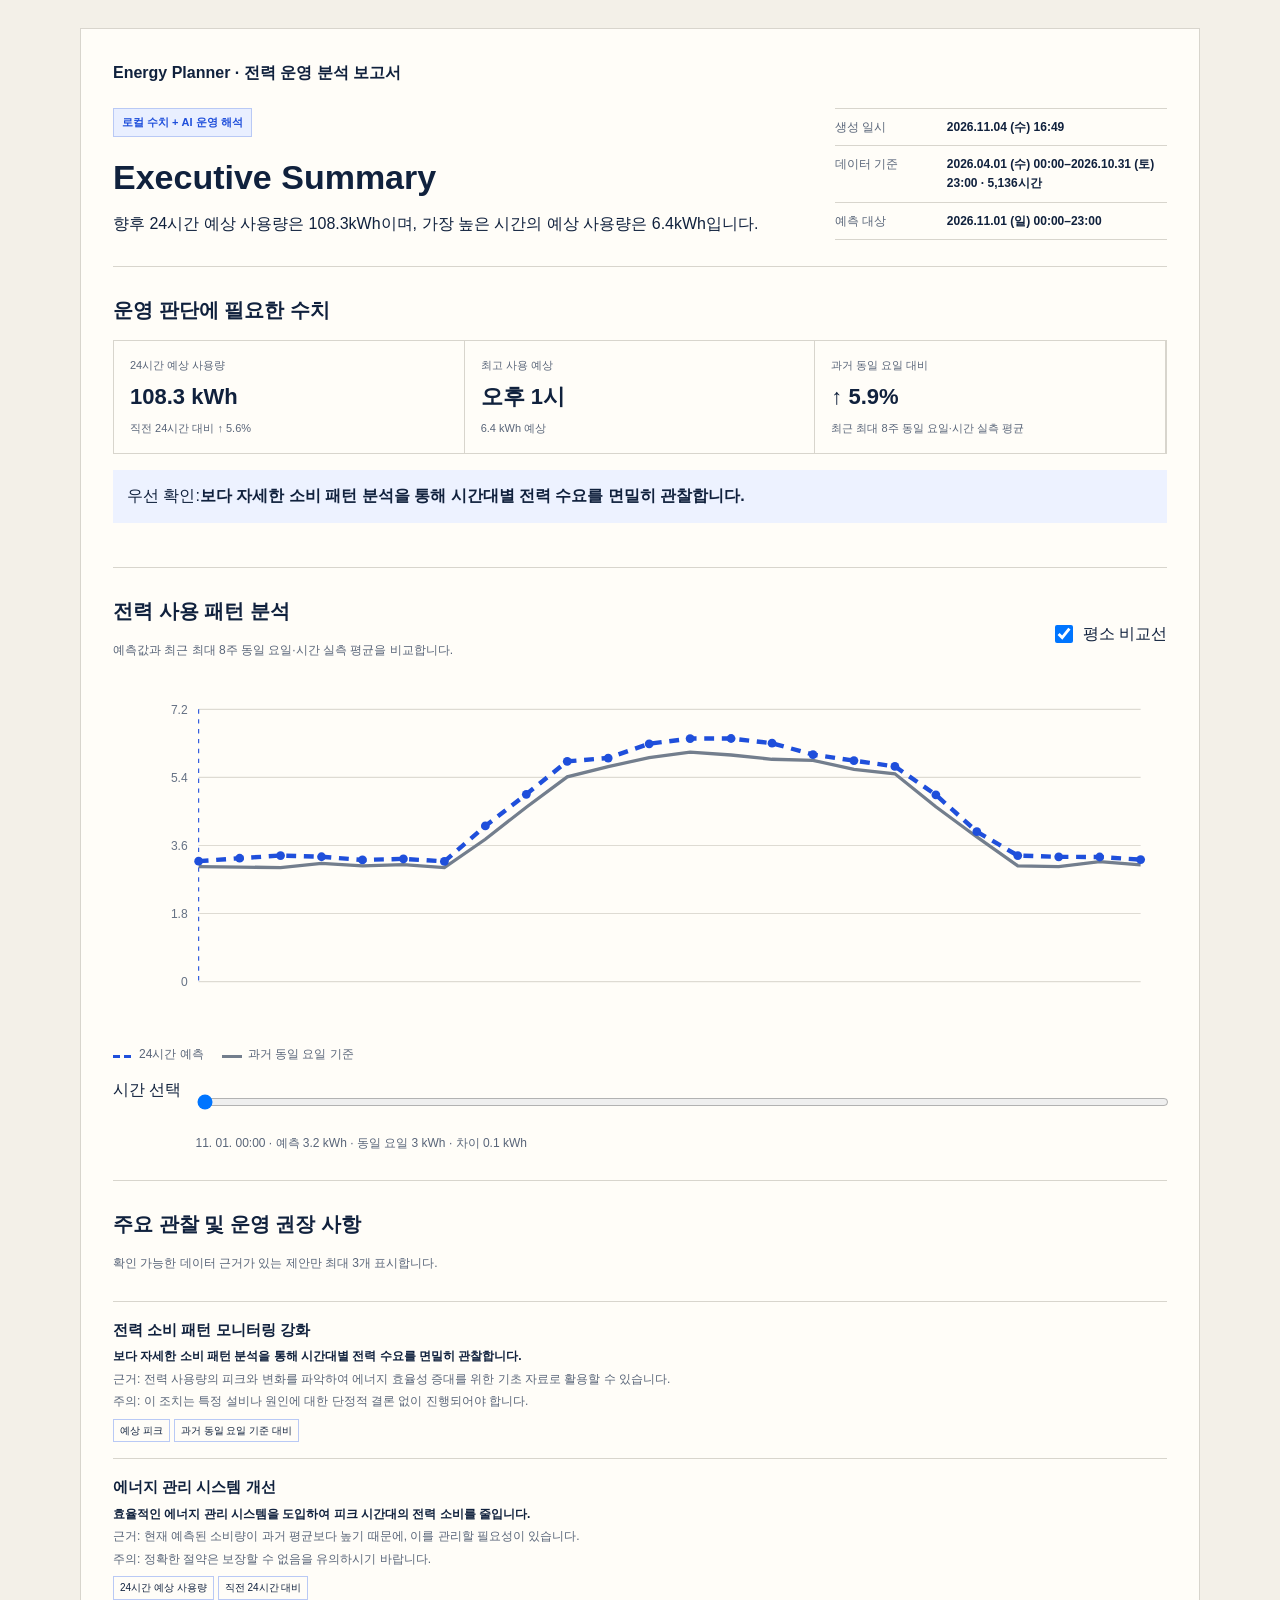
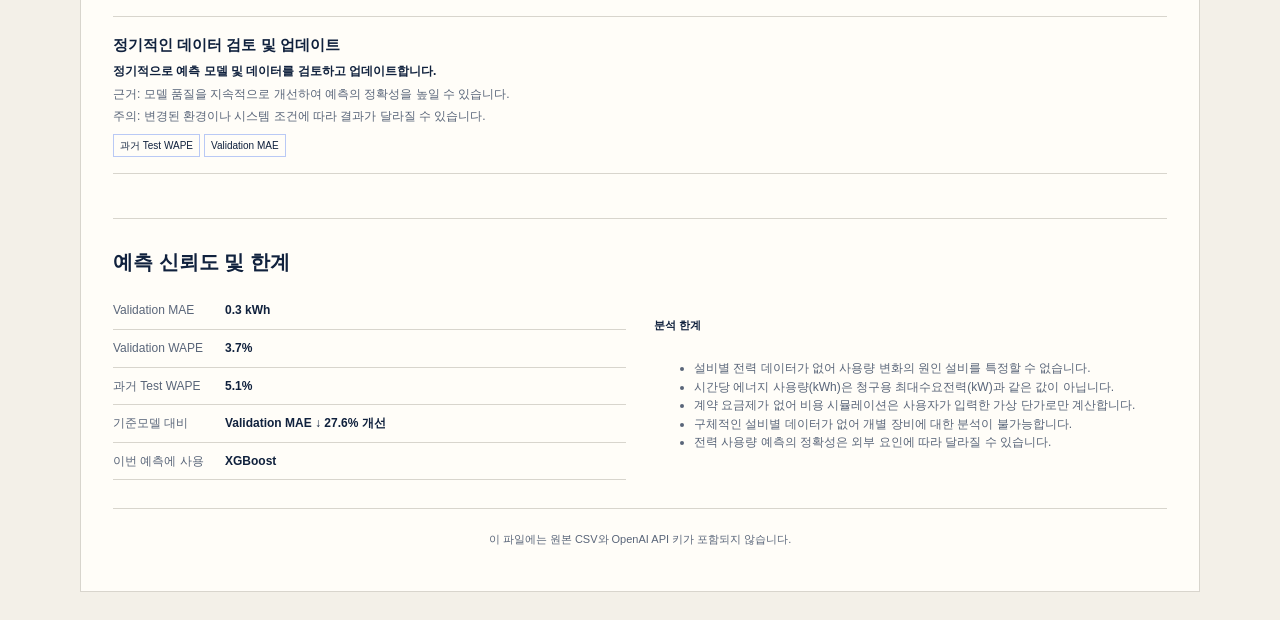
<file: analysis/six_step_report_validation/standalone-report.html>
<!doctype html><html lang="ko"><head><meta charset="utf-8"><meta name="viewport" content="width=device-width,initial-scale=1"><meta name="theme-color" content="#f3f0e8"><title>Energy Planner 전력 운영 분석 보고서</title><style>
    :root{--ink:#10213d;--sub:#596579;--line:#d8d5cd;--bg:#f3f0e8;--paper:#fffdf8;--blue:#1f4fdb;--success:#087a55;--danger:#a93434}
    *{box-sizing:border-box}html{color-scheme:light}body{margin:0;background:var(--bg);color:var(--ink);font-family:Arial,"Malgun Gothic",sans-serif;line-height:1.55}main{width:min(1120px,calc(100% - 32px));margin:28px auto;background:var(--paper);border:1px solid var(--line);padding:32px}button,input,select{font:inherit}button,input,select{min-height:44px}.ai-report{display:block}.report-cover{display:grid;grid-template-columns:1.35fr .65fr;gap:32px;padding-bottom:26px;border-bottom:1px solid var(--line)}.report-badge{display:inline-block;border:1px solid #b9c9f5;background:#e9efff;color:var(--blue);padding:5px 8px;font-size:11px;font-weight:700}.report-cover h4{font-size:34px;margin:14px 0 8px}.report-cover p{margin:0}.report-meta{margin:0;border-top:1px solid var(--line)}.report-meta>div,.quality-grid dl>div{display:grid;grid-template-columns:100px 1fr;gap:12px;border-bottom:1px solid var(--line);padding:9px 0}.report-meta dt,.quality-grid dt{color:var(--sub);font-size:12px}.report-meta dd,.quality-grid dd{margin:0;font-size:12px;font-weight:700}.report-section{padding:28px 0;border-bottom:1px solid var(--line)}.report-section h5{margin:0 0 14px;font-size:20px}.report-section-heading{display:flex;justify-content:space-between;gap:16px}.report-section-heading p{color:var(--sub);font-size:12px}.report-metrics,.simulator-results{display:grid;grid-template-columns:repeat(3,1fr);border:1px solid var(--line)}.report-metrics>div,.simulator-results>div{padding:16px;border-right:1px solid var(--line)}.report-metrics span,.report-metrics small,.simulator-results span{display:block;color:var(--sub);font-size:11px}.report-metrics strong,.simulator-results strong{display:block;margin:6px 0;font-size:22px}.report-priority{padding:14px;background:#edf2ff}.chart-wrap{position:relative}.report-chart{display:block;width:100%;height:auto}.tooltip{position:absolute;top:8px;z-index:2;max-width:340px;background:var(--ink);color:#fff;padding:8px;font-size:11px}.chart-legend{display:flex;gap:18px;color:var(--sub);font-size:12px}.chart-legend i{display:inline-block;width:20px;height:3px;margin-right:6px}.chart-legend .forecast{background:repeating-linear-gradient(90deg,var(--blue) 0 7px,transparent 7px 11px)}.chart-legend .baseline{background:#737e8d}.forecast-scrubber{display:grid;grid-template-columns:auto 1fr;gap:8px 14px;margin-top:14px}.forecast-scrubber input{width:100%}.forecast-scrubber output{grid-column:2;color:var(--sub);font-size:12px}.recommendation-list{list-style:none;padding:0;border-top:1px solid var(--line)}.recommendation-list li{padding:16px 0;border-bottom:1px solid var(--line)}.recommendation-copy h6{font-size:15px;margin:0 0 6px}.recommendation-copy p{margin:4px 0;color:var(--sub);font-size:12px}.recommendation-action{color:var(--ink)!important;font-weight:700}.recommendation-evidence span{display:inline-block;border:1px solid #b9c9f5;padding:3px 6px;margin:4px 4px 0 0;font-size:10px}.simulator-grid{display:grid;grid-template-columns:repeat(5,1fr);gap:10px}.simulator-grid label{font-size:11px;color:var(--sub)}.simulator-grid input,.simulator-grid select{width:100%;margin-top:5px;border:1px solid var(--line);background:#fff;padding:8px}.simulator-results{margin-top:16px}.simulator-results p{grid-column:1/-1;margin:0;border-top:1px solid var(--line);padding:12px;font-size:12px}.simulator-saving strong{color:var(--success)}.inline-error{border-left:3px solid var(--danger);background:#fde8e5;color:var(--danger);padding:10px;margin-bottom:10px}.quality-grid{display:grid;grid-template-columns:1fr 1fr;gap:28px}.quality-grid dl{margin:0}.quality-grid ul{color:var(--sub);font-size:12px}.muted{color:var(--sub);font-size:12px}.status{border:1px solid var(--line);padding:6px 9px;font-size:11px}.report-privacy{display:none}.report-footer{margin-top:22px;color:var(--sub);font-size:11px;text-align:center}.series-toggle{display:flex;align-items:center;gap:7px}.series-toggle input{width:18px}.ai-footer-actions{display:none}
    @media(max-width:720px){main{width:100%;margin:0;border:0;padding:18px}.report-cover,.quality-grid{grid-template-columns:1fr}.report-metrics,.simulator-results,.simulator-grid{grid-template-columns:1fr}.report-metrics>div,.simulator-results>div{border-right:0;border-bottom:1px solid var(--line)}.report-section-heading{display:block}.forecast-scrubber{grid-template-columns:1fr}.forecast-scrubber output{grid-column:1}}
    @media print{@page{size:A4;margin:13mm}body{background:#fff}main{width:100%;margin:0;border:0;padding:0}.report-section{break-inside:avoid;padding:18px 0}.simulator-grid,.series-toggle,.forecast-scrubber{display:none}.report-chart{max-height:76mm}.recommendation-list li{break-inside:avoid}}
  </style></head><body><main><h1 style="font-size:16px;margin:0 0 22px">Energy Planner · 전력 운영 분석 보고서</h1><article id="ai-report" class="ai-report" aria-labelledby="report-summary-title">
            <header class="report-cover"><div><span id="report-source-badge" class="report-badge">로컬 수치 + AI 운영 해석</span><h4 id="report-summary-title">Executive Summary</h4><p id="report-summary">향후 24시간 예상 사용량은 108.3kWh이며, 가장 높은 시간의 예상 사용량은 6.4kWh입니다.</p></div><dl class="report-meta"><div><dt>생성 일시</dt><dd id="report-generated-at">2026.11.04 (수) 16:49</dd></div><div><dt>데이터 기준</dt><dd id="report-data-period">2026.04.01 (수) 00:00–2026.10.31 (토) 23:00 · 5,136시간</dd></div><div><dt>예측 대상</dt><dd id="report-forecast-period">2026.11.01 (일) 00:00–23:00</dd></div></dl></header>
            <section class="report-section" aria-labelledby="report-metrics-title"><h5 id="report-metrics-title">운영 판단에 필요한 수치</h5><div class="report-metrics"><div><span>24시간 예상 사용량</span><strong id="report-total">108.3 kWh</strong><small id="report-total-change">직전 24시간 대비 ↑ 5.6%</small></div><div><span>최고 사용 예상</span><strong id="report-peak">오후 1시</strong><small id="report-peak-value">6.4 kWh 예상</small></div><div><span>과거 동일 요일 대비</span><strong id="report-comparison">↑ 5.9%</strong><small id="report-comparison-basis">최근 최대 8주 동일 요일·시간 실측 평균</small></div></div><p class="report-priority"><span>우선 확인:</span><strong id="report-priority-action">보다 자세한 소비 패턴 분석을 통해 시간대별 전력 수요를 면밀히 관찰합니다.</strong></p></section>
            <section class="report-section" aria-labelledby="report-chart-title"><div class="report-section-heading"><div><h5 id="report-chart-title">전력 사용 패턴 분석</h5><p id="report-chart-description">예측값과 최근 최대 8주 동일 요일·시간 실측 평균을 비교합니다.</p></div><label class="series-toggle" for="report-baseline-toggle"><input id="report-baseline-toggle" name="report_baseline_visible" type="checkbox" aria-controls="report-chart" checked=""> 평소 비교선</label></div><div class="chart-wrap report-chart-wrap"><svg id="report-chart" class="chart report-chart" viewBox="0 0 960 340" role="img" aria-label="24시간 예측과 과거 동일 요일 시간별 평균 비교 그래프"><g aria-hidden="true"><line x1="78" y1="34" x2="936" y2="34" stroke="#dedbd3"></line><text x="68" y="38" text-anchor="end" fill="#657184" font-size="11">7</text><line x1="78" y1="96" x2="936" y2="96" stroke="#dedbd3"></line><text x="68" y="100" text-anchor="end" fill="#657184" font-size="11">5</text><line x1="78" y1="158" x2="936" y2="158" stroke="#dedbd3"></line><text x="68" y="162" text-anchor="end" fill="#657184" font-size="11">4</text><line x1="78" y1="220" x2="936" y2="220" stroke="#dedbd3"></line><text x="68" y="224" text-anchor="end" fill="#657184" font-size="11">2</text><line x1="78" y1="282" x2="936" y2="282" stroke="#dedbd3"></line><text x="68" y="286" text-anchor="end" fill="#657184" font-size="11">0</text><text x="78" y="320" text-anchor="middle" fill="#657184" font-size="11">11.01 00시</text><text x="301.82608695652175" y="320" text-anchor="middle" fill="#657184" font-size="11">06시</text><text x="525.6521739130435" y="320" text-anchor="middle" fill="#657184" font-size="11">12시</text><text x="749.4782608695652" y="320" text-anchor="middle" fill="#657184" font-size="11">18시</text><text x="936" y="320" text-anchor="middle" fill="#657184" font-size="11">23시</text><text x="18" y="158" transform="rotate(-90 18 158)" text-anchor="middle" fill="#4f5c70" font-size="11" font-weight="700">사용량 (kWh)</text><polyline points="78,177.2255659398922 115.30434782608695,177.65710938921103 152.6086956521739,178.20948500433906 189.91304347826087,174.26086244307217 227.2173913043478,176.61708967635272 264.52173913043475,175.36129823883508 301.82608695652175,178.17927696288672 339.1304347826087,152.35140152115744 376.4347826086956,123.14454087126211 413.7391304347826,95.48260576992797 451.04347826086956,86.21736791305366 488.3478260869565,77.91015651366706 525.6521739130435,73.03803097085799 562.9565217391305,75.61002992879796 600.2608695652174,79.4896055381738 637.5652173913044,80.43900112667512 674.8695652173913,88.69874274663667 712.1739130434783,92.74662030124688 749.4782608695652,122.69573568397055 786.7826086956521,150.25841579196134 824.0869565217391,176.55235815895492 861.3913043478261,177.25577398134453 898.695652173913,172.6900442875518 936,175.6331706119059" fill="none" stroke="#737e8d" stroke-width="3" stroke-linecap="round" stroke-linejoin="round"></polyline><polyline points="78,172.27984260300985 115.30434782608695,169.62730004012604 152.6086956521739,167.17039279034134 189.91304347826087,168.2875668959034 227.2173913043478,171.2025478769482 264.52173913043475,170.20769522830156 301.82608695652175,172.52572017255272 339.1304347826087,140.250790978863 376.4347826086956,111.36983979627897 413.7391304347826,81.34758933551873 451.04347826086956,78.35817507711133 488.3478260869565,65.38220693630538 525.6521739130435,60.61357148640113 562.9565217391305,60.57142857142861 600.2608695652174,64.84900028944583 637.5652173913044,75.24539401995227 674.8695652173913,80.71294337535417 712.1739130434783,85.98018218802727 749.4782608695652,111.86095291439446 786.7826086956521,145.41723249920136 824.0869565217391,167.18128245372196 861.3913043478261,168.35339050743374 898.695652173913,168.51204376643682 936,170.84746912519032" fill="none" stroke="#1f4fdb" stroke-width="4" stroke-dasharray="9 7" stroke-linecap="round" stroke-linejoin="round"></polyline><circle data-report-index="0" cx="78" cy="172.27984260300985" r="3.5" fill="#1f4fdb"></circle><circle data-report-index="1" cx="115.30434782608695" cy="169.62730004012604" r="3.5" fill="#1f4fdb"></circle><circle data-report-index="2" cx="152.6086956521739" cy="167.17039279034134" r="3.5" fill="#1f4fdb"></circle><circle data-report-index="3" cx="189.91304347826087" cy="168.2875668959034" r="3.5" fill="#1f4fdb"></circle><circle data-report-index="4" cx="227.2173913043478" cy="171.2025478769482" r="3.5" fill="#1f4fdb"></circle><circle data-report-index="5" cx="264.52173913043475" cy="170.20769522830156" r="3.5" fill="#1f4fdb"></circle><circle data-report-index="6" cx="301.82608695652175" cy="172.52572017255272" r="3.5" fill="#1f4fdb"></circle><circle data-report-index="7" cx="339.1304347826087" cy="140.250790978863" r="3.5" fill="#1f4fdb"></circle><circle data-report-index="8" cx="376.4347826086956" cy="111.36983979627897" r="3.5" fill="#1f4fdb"></circle><circle data-report-index="9" cx="413.7391304347826" cy="81.34758933551873" r="3.5" fill="#1f4fdb"></circle><circle data-report-index="10" cx="451.04347826086956" cy="78.35817507711133" r="3.5" fill="#1f4fdb"></circle><circle data-report-index="11" cx="488.3478260869565" cy="65.38220693630538" r="3.5" fill="#1f4fdb"></circle><circle data-report-index="12" cx="525.6521739130435" cy="60.61357148640113" r="3.5" fill="#1f4fdb"></circle><circle data-report-index="13" cx="562.9565217391305" cy="60.57142857142861" r="3.5" fill="#1f4fdb"></circle><circle data-report-index="14" cx="600.2608695652174" cy="64.84900028944583" r="3.5" fill="#1f4fdb"></circle><circle data-report-index="15" cx="637.5652173913044" cy="75.24539401995227" r="3.5" fill="#1f4fdb"></circle><circle data-report-index="16" cx="674.8695652173913" cy="80.71294337535417" r="3.5" fill="#1f4fdb"></circle><circle data-report-index="17" cx="712.1739130434783" cy="85.98018218802727" r="3.5" fill="#1f4fdb"></circle><circle data-report-index="18" cx="749.4782608695652" cy="111.86095291439446" r="3.5" fill="#1f4fdb"></circle><circle data-report-index="19" cx="786.7826086956521" cy="145.41723249920136" r="3.5" fill="#1f4fdb"></circle><circle data-report-index="20" cx="824.0869565217391" cy="167.18128245372196" r="3.5" fill="#1f4fdb"></circle><circle data-report-index="21" cx="861.3913043478261" cy="168.35339050743374" r="3.5" fill="#1f4fdb"></circle><circle data-report-index="22" cx="898.695652173913" cy="168.51204376643682" r="3.5" fill="#1f4fdb"></circle><circle data-report-index="23" cx="936" cy="170.84746912519032" r="3.5" fill="#1f4fdb"></circle><line id="report-hover-guide" x1="78" x2="78" y1="34" y2="282" stroke="#1f4fdb" stroke-width="1.5" stroke-dasharray="4 5"></line><circle id="report-hover-point" cx="78" cy="172.27984260300985" r="6" fill="#fffdf8" stroke="#1f4fdb" stroke-width="3"></circle></g></svg><div id="report-chart-tooltip" class="tooltip forecast-tooltip" role="status" hidden=""></div></div><div class="chart-legend"><span><i class="forecast"></i>24시간 예측</span><span id="report-baseline-legend"><i class="baseline"></i>과거 동일 요일 기준</span></div><div class="forecast-scrubber"><label for="report-hour-slider">시간 선택</label><input id="report-hour-slider" name="report_hour" type="range" min="0" max="23" value="0" step="1" aria-controls="report-chart" aria-describedby="report-selected-value" aria-valuetext="2026.11.01 (일) 00:00, 예측 3.2 kWh"><output id="report-selected-value" for="report-hour-slider">2026.11.01 (일) 00:00 · 예측 3.2 kWh · 동일 요일 3 kWh · 차이 +0.1 kWh</output></div></section>
            <section class="report-section" aria-labelledby="report-recommendations-title"><div class="report-section-heading"><div><h5 id="report-recommendations-title">주요 관찰 및 운영 권장 사항</h5><p>확인 가능한 데이터 근거가 있는 제안만 최대 3개 표시합니다.</p></div></div><ol id="report-recommendations" class="recommendation-list"><li><div class="recommendation-copy"><h6>전력 소비 패턴 모니터링 강화</h6><p class="recommendation-action">보다 자세한 소비 패턴 분석을 통해 시간대별 전력 수요를 면밀히 관찰합니다.</p><p>근거: 전력 사용량의 피크와 변화를 파악하여 에너지 효율성 증대를 위한 기초 자료로 활용할 수 있습니다.</p><p>주의: 이 조치는 특정 설비나 원인에 대한 단정적 결론 없이 진행되어야 합니다.</p><div class="recommendation-evidence"><span>예상 피크</span><span>과거 동일 요일 기준 대비</span></div></div></li><li><div class="recommendation-copy"><h6>에너지 관리 시스템 개선</h6><p class="recommendation-action">효율적인 에너지 관리 시스템을 도입하여 피크 시간대의 전력 소비를 줄입니다.</p><p>근거: 현재 예측된 소비량이 과거 평균보다 높기 때문에, 이를 관리할 필요성이 있습니다.</p><p>주의: 정확한 절약은 보장할 수 없음을 유의하시기 바랍니다.</p><div class="recommendation-evidence"><span>24시간 예상 사용량</span><span>직전 24시간 대비</span></div></div></li><li><div class="recommendation-copy"><h6>정기적인 데이터 검토 및 업데이트</h6><p class="recommendation-action">정기적으로 예측 모델 및 데이터를 검토하고 업데이트합니다.</p><p>근거: 모델 품질을 지속적으로 개선하여 예측의 정확성을 높일 수 있습니다.</p><p>주의: 변경된 환경이나 시스템 조건에 따라 결과가 달라질 수 있습니다.</p><div class="recommendation-evidence"><span>과거 Test WAPE</span><span>Validation MAE</span></div></div></li></ol></section>
            <section class="report-section report-quality" aria-labelledby="report-quality-title"><h5 id="report-quality-title">예측 신뢰도 및 한계</h5><div class="quality-grid"><dl><div><dt>Validation MAE</dt><dd id="report-validation-mae">0.3 kWh</dd></div><div><dt>Validation WAPE</dt><dd id="report-validation-wape">3.7%</dd></div><div><dt>과거 Test WAPE</dt><dd id="report-test-wape">5.1%</dd></div><div><dt>기준모델 대비</dt><dd id="report-baseline-performance">Validation MAE ↓ 27.6% 개선</dd></div><div><dt>이번 예측에 사용</dt><dd id="report-model">XGBoost</dd></div></dl><div><h6>분석 한계</h6><ul id="report-limitations"><li>설비별 전력 데이터가 없어 사용량 변화의 원인 설비를 특정할 수 없습니다.</li><li>시간당 에너지 사용량(kWh)은 청구용 최대수요전력(kW)과 같은 값이 아닙니다.</li><li>계약 요금제가 없어 비용 시뮬레이션은 사용자가 입력한 가상 단가로만 계산합니다.</li><li>구체적인 설비별 데이터가 없어 개별 장비에 대한 분석이 불가능합니다.</li><li>전력 사용량 예측의 정확성은 외부 요인에 따라 달라질 수 있습니다.</li></ul></div></div></section>
          </article><p class="report-footer">이 파일에는 원본 CSV와 OpenAI API 키가 포함되지 않습니다.</p></main><script id="report-data" type="application/json">{"report":{"version":1,"source":"local_quantitative_analysis","summary":"향후 24시간 예상 사용량은 108.3kWh이며, 가장 높은 시간의 예상 사용량은 6.4kWh입니다.","evidence":[{"id":"forecast_total","label":"24시간 예상 사용량","value":108.32760429382324,"unit":"kWh","basis":"저장된 모델의 24개 시간별 예측값 합계"},{"id":"forecast_peak","label":"예상 피크","value":6.413855075836182,"unit":"kWh","timestamp":"2026-11-01T04:00:00+00:00","basis":"24개 예측값 중 최댓값"},{"id":"previous_24h_comparison","label":"직전 24시간 대비","value":5.570112943732943,"unit":"%","reference_value":102.612,"reference_unit":"kWh","basis":"업로드 데이터의 마지막 24시간 실측 합계와 비교"},{"id":"same_weekday_comparison","label":"과거 동일 요일 기준 대비","value":5.936355900264522,"unit":"%","reference_value":102.25725,"reference_unit":"kWh","basis":"최근 최대 8주 동일 요일·시간 실측 평균"},{"id":"test_wape","label":"과거 Test WAPE","value":5.05246696908712,"unit":"%","basis":"모델 선택에 사용하지 않은 시간순 Test 구간"},{"id":"validation_mae","label":"Validation MAE","value":0.2984058499336243,"unit":"kWh","basis":"시간순 Validation 구간의 선택 모델 평가"}],"peak_analysis":{"timestamp":"2026-11-01T04:00:00+00:00","kwh":6.413855075836182,"finding":"24개 시간별 예측값 중 가장 높은 시점입니다.","caution":"시간당 kWh 피크를 청구용 최대수요전력과 동일하게 해석하지 마세요.","ai_interpretation":"24개 시간별 예측값 중 가장 높은 시점입니다."},"comparison":{"status":"available","finding":"과거 동일 요일·시간 평균보다 5.9% 높게 예측되었습니다.","method":"최근 최대 8주 동일 요일·시간 실측 평균","change_percent":5.936355900264522,"elevated_hours":[{"timestamp":"2026-11-01T04:00:00+00:00","forecast_kwh":6.413855075836182,"baseline_kwh":5.97825,"difference_kwh":0.4356050758361816,"difference_percent":7.2864981530745885},{"timestamp":"2026-11-01T05:00:00+00:00","forecast_kwh":6.289951801300049,"baseline_kwh":5.865875000000001,"difference_kwh":0.424076801300048,"difference_percent":7.229557419823094},{"timestamp":"2026-11-01T00:00:00+00:00","forecast_kwh":5.812057018280029,"baseline_kwh":5.4026250000000005,"difference_kwh":0.40943201828002884,"difference_percent":7.57839047277997}],"ai_interpretation":"과거 동일 요일·시간 평균보다 5.9% 높게 예측되었습니다."},"recommendations":[{"title":"전력 소비 패턴 모니터링 강화","action":"보다 자세한 소비 패턴 분석을 통해 시간대별 전력 수요를 면밀히 관찰합니다.","reason":"전력 사용량의 피크와 변화를 파악하여 에너지 효율성 증대를 위한 기초 자료로 활용할 수 있습니다.","evidence_ids":["forecast_peak","same_weekday_comparison"],"caveat":"이 조치는 특정 설비나 원인에 대한 단정적 결론 없이 진행되어야 합니다.","priority":1},{"title":"에너지 관리 시스템 개선","action":"효율적인 에너지 관리 시스템을 도입하여 피크 시간대의 전력 소비를 줄입니다.","reason":"현재 예측된 소비량이 과거 평균보다 높기 때문에, 이를 관리할 필요성이 있습니다.","evidence_ids":["forecast_total","previous_24h_comparison"],"caveat":"정확한 절약은 보장할 수 없음을 유의하시기 바랍니다.","priority":2},{"title":"정기적인 데이터 검토 및 업데이트","action":"정기적으로 예측 모델 및 데이터를 검토하고 업데이트합니다.","reason":"모델 품질을 지속적으로 개선하여 예측의 정확성을 높일 수 있습니다.","evidence_ids":["test_wape","validation_mae"],"caveat":"변경된 환경이나 시스템 조건에 따라 결과가 달라질 수 있습니다.","priority":3}],"limitations":["설비별 전력 데이터가 없어 사용량 변화의 원인 설비를 특정할 수 없습니다.","시간당 에너지 사용량(kWh)은 청구용 최대수요전력(kW)과 같은 값이 아닙니다.","계약 요금제가 없어 비용 시뮬레이션은 사용자가 입력한 가상 단가로만 계산합니다.","구체적인 설비별 데이터가 없어 개별 장비에 대한 분석이 불가능합니다.","전력 사용량 예측의 정확성은 외부 요인에 따라 달라질 수 있습니다."],"model_quality":{"selected_model":"xgboost","validation":{"mae":0.2984058499336243,"wape":0.036959879058113626},"test":{"mae":0.37637342181470657,"wape":0.0505246696908712},"baseline_validation":{"last_24h":{"mae":1.611320824204551,"wape":0.19957458206555628},"last_168h":{"mae":0.4122972036149767,"wape":0.05106620659413193}},"mae_improvement_vs_best_baseline_percent":27.623605661829743,"note":"Validation으로 모델을 선택하고 Test는 독립적인 최종 평가에만 사용했습니다.","ai_interpretation":"선택된 모델은 XGBoost로, 검증업체에서 평가한 평균 절대 오차와 WAPE는 적절한 수준으로 확인되었습니다."},"quantitative":{"total_kwh":108.32760429382324,"average_hourly_kwh":4.513650178909302,"peak_kwh":6.413855075836182,"peak_timestamp":"2026-11-01T04:00:00+00:00","previous_24h_total_kwh":102.612,"previous_24h_change_percent":5.570112943732943,"same_weekday_total_kwh":102.25725,"same_weekday_change_percent":5.936355900264522},"chart":{"timestamps":["2026-10-31T15:00:00+00:00","2026-10-31T16:00:00+00:00","2026-10-31T17:00:00+00:00","2026-10-31T18:00:00+00:00","2026-10-31T19:00:00+00:00","2026-10-31T20:00:00+00:00","2026-10-31T21:00:00+00:00","2026-10-31T22:00:00+00:00","2026-10-31T23:00:00+00:00","2026-11-01T00:00:00+00:00","2026-11-01T01:00:00+00:00","2026-11-01T02:00:00+00:00","2026-11-01T03:00:00+00:00","2026-11-01T04:00:00+00:00","2026-11-01T05:00:00+00:00","2026-11-01T06:00:00+00:00","2026-11-01T07:00:00+00:00","2026-11-01T08:00:00+00:00","2026-11-01T09:00:00+00:00","2026-11-01T10:00:00+00:00","2026-11-01T11:00:00+00:00","2026-11-01T12:00:00+00:00","2026-11-01T13:00:00+00:00","2026-11-01T14:00:00+00:00"],"forecast_kwh":[3.1781318187713623,3.254964828491211,3.3261311054229736,3.293771266937256,3.209336519241333,3.2381532192230225,3.1710097789764404,4.105878829956055,4.94243860244751,5.812057018280029,5.898647785186768,6.27450704574585,6.412634372711182,6.413855075836182,6.289951801300049,5.98881196975708,5.830440044403076,5.677870273590088,4.928213119506836,3.956228733062744,3.3258156776428223,3.2918646335601807,3.287269115447998,3.2196216583251953],"same_weekday_baseline_kwh":[3.0348750000000004,3.022375,3.0063750000000002,3.12075,3.0525,3.088875,3.00725,3.755375,4.601375,5.4026250000000005,5.671,5.911625,6.05275,5.97825,5.865875000000001,5.838375,5.599125000000001,5.4818750000000005,4.614375,3.816,3.054375,3.034,3.16625,3.081],"baseline_status":"available","baseline_method":"최근 최대 8주 동일 요일·시간 실측 평균","baseline_sample_counts":[8,8,8,8,8,8,8,8,8,8,8,8,8,8,8,8,8,8,8,8,8,8,8,8]},"metadata":{"generated_at_utc":"2026-11-04T07:49:03.502330+00:00","data_start":"2026-04-01T00:00:00+09:00","data_end":"2026-10-31T23:00:00+09:00","data_rows":5136,"forecast_start":"2026-10-31T15:00:00+00:00","forecast_end":"2026-11-01T14:00:00+00:00","building_timezone":"Asia/Seoul","run_id":"20261104T061212Z_d06b5d0d","model_kind":"xgboost","analysis_basis":"로컬 Python 정량 계산 + 선택형 OpenAI 문장 분석"},"ai":{"status":"completed","model":"gpt-4o-mini","source":"openai","numeric_filter_applied":true}}}</script><script>
    const payload=JSON.parse(document.getElementById('report-data').textContent);const report=payload.report;const $=id=>document.getElementById(id);const nf=new Intl.NumberFormat('ko-KR',{maximumFractionDigits:1});
    const timeZone=report.metadata.building_timezone||'UTC';const formatTime=v=>new Intl.DateTimeFormat('ko-KR',{timeZone,month:'2-digit',day:'2-digit',hour:'2-digit',minute:'2-digit',hourCycle:'h23'}).format(new Date(v));
    function draw(){const svg=$('report-chart'),f=report.chart.forecast_kwh.map(Number),b=(report.chart.same_weekday_baseline_kwh||[]).map(Number),show=$('report-baseline-toggle').checked&&b.length===24,w=960,h=340,l=78,r=24,t=34,bt=58,pw=w-l-r,ph=h-t-bt,max=Math.max(...f,...(show?b:[]),1)*1.12,p=(v,i)=>[l+i*pw/23,t+ph-v/max*ph],pts=s=>s.map((v,i)=>p(v,i).join(',')).join(' ');let grid='';for(let i=0;i<5;i++){const y=t+i*ph/4;grid+='<line x1="'+l+'" y1="'+y+'" x2="'+(w-r)+'" y2="'+y+'" stroke="#dedbd3"/><text x="'+(l-10)+'" y="'+(y+4)+'" text-anchor="end" fill="#657184" font-size="11">'+nf.format(max*(1-i/4))+'</text>'}const base=show?'<polyline points="'+pts(b)+'" fill="none" stroke="#737e8d" stroke-width="3"/>':'';const dots=f.map((v,i)=>{const q=p(v,i);return '<circle data-i="'+i+'" cx="'+q[0]+'" cy="'+q[1]+'" r="4" fill="#1f4fdb"/>'}).join('');svg.innerHTML='<g aria-hidden="true">'+grid+base+'<polyline points="'+pts(f)+'" fill="none" stroke="#1f4fdb" stroke-width="4" stroke-dasharray="9 7"/>'+dots+'<line id="guide" x1="'+l+'" x2="'+l+'" y1="'+t+'" y2="'+(t+ph)+'" stroke="#1f4fdb" stroke-dasharray="4 5"/></g>';$('report-baseline-legend').hidden=!show;const pick=e=>{const rect=svg.getBoundingClientRect(),x=(e.clientX-rect.left)/rect.width*w,i=Math.round((Math.max(l,Math.min(w-r,x))-l)/pw*23);select(i,true)};svg.onpointermove=pick;svg.onclick=pick;svg.onpointerleave=()=>{$('report-chart-tooltip').hidden=true};select(Number($('report-hour-slider').value)||0,false)}
    function select(i,tip){const f=report.chart.forecast_kwh.map(Number),b=(report.chart.same_weekday_baseline_kwh||[]).map(Number),show=$('report-baseline-toggle').checked&&b.length===24;i=Math.max(0,Math.min(23,i));$('report-hour-slider').value=String(i);let text=formatTime(report.chart.timestamps[i])+' · 예측 '+nf.format(f[i])+' kWh';if(show)text+=' · 동일 요일 '+nf.format(b[i])+' kWh · 차이 '+nf.format(f[i]-b[i])+' kWh';$('report-selected-value').textContent=text;const point=document.querySelector('[data-i="'+i+'"]'),guide=$('guide');if(point&&guide){guide.setAttribute('x1',point.getAttribute('cx'));guide.setAttribute('x2',point.getAttribute('cx'))}const tt=$('report-chart-tooltip');tt.textContent=text;tt.hidden=!tip}
    $('report-baseline-toggle').addEventListener('change',draw);$('report-hour-slider').addEventListener('input',e=>select(Number(e.target.value),false));draw();
  </script></body></html>
</file>
